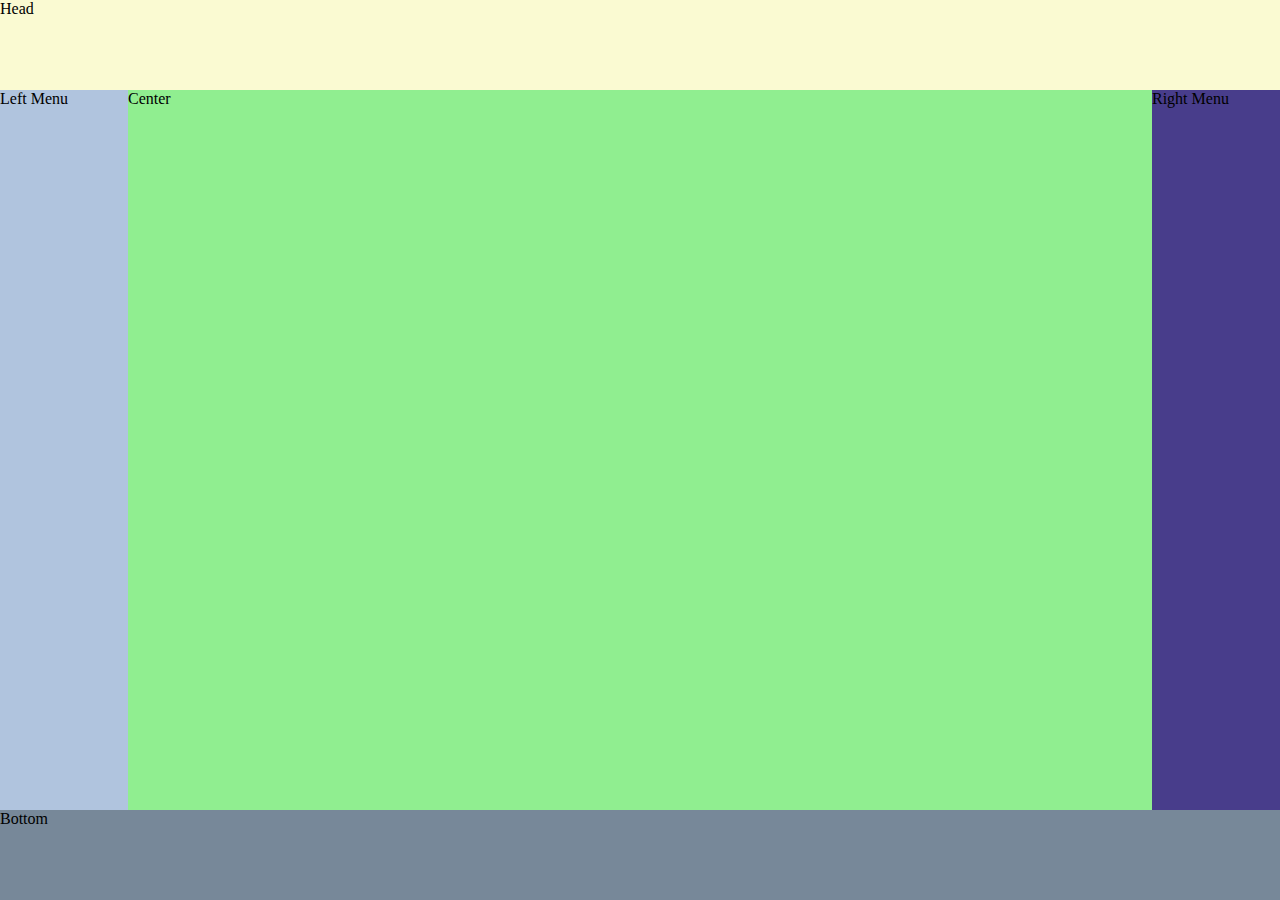
<file: index.html>
<!DOCTYPE html>
<html lang="en">
<head>
    <meta charset="UTF-8">
    <meta http-equiv="X-UA-Compatible" content="IE=edge">
    <meta name="viewport" content="width=device-width, initial-scale=1.0">
    <title>Hello world</title>
    <link rel="stylesheet" href="style.css">
</head>
<body>
    <div id="a1">Head</div>
    <div id="a2">Left Menu</div>
    <div id="a3">Center</div>
    <div id="a4">Right Menu</div>
    <div id="a5">Bottom</div>
</body>
</html>
</file>
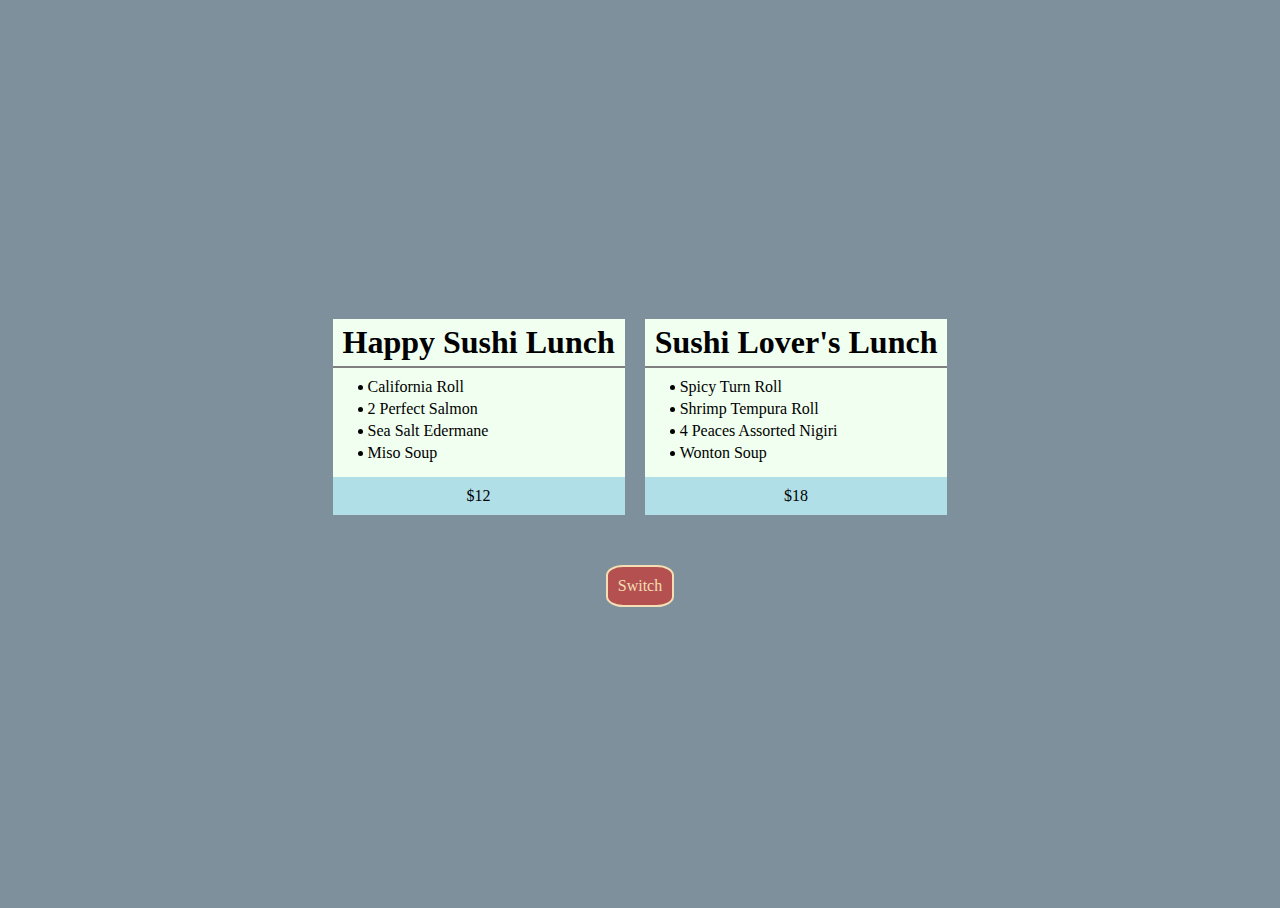
<file: LaboratoryFive/index.html>
<!DOCTYPE html>
<html lang="en">
<head>
    <meta charset="UTF-8">
    <meta http-equiv="X-UA-Compatible" content="IE=edge">
    <meta name="viewport" content="width=device-width, initial-scale=1.0">
    <title>Document</title>
    <link rel="stylesheet" href="style.css">
</head>
<body class="full-height">
    <div id="squares">
        <div class="square">
            <div class="title"><span>Happy Sushi Lunch</span></div>
            <div class="points point-top">
                <div class="point"></div>
                <div class="point-text"><span>California Roll</span></div>
            </div>
            <div class="points">
                <div class="point"></div>
                <div class="point-text"><span>2 Perfect Salmon</span></div>
            </div>
            <div class="points">
                <div class="point"></div>
                <div class="point-text"><span>Sea Salt Edermane</span></div>
            </div>
            <div class="points point-bottom">
                <div class="point"></div>
                <div class="point-text"><span>Miso Soup</span></div>
            </div>
            <div class="price">
                <span>$12</span>
            </div>
        </div>

        <div class="square">
            <div class="title"><span>Sushi Lover's Lunch</span></div>
            <div class="points point-top">
                <div class="point"></div>
                <div class="point-text"><span>Spicy Turn Roll</span></div>
            </div>
            <div class="points">
                <div class="point"></div>
                <div class="point-text"><span>Shrimp Tempura Roll</span></div>
            </div>
            <div class="points">
                <div class="point"></div>
                <div class="point-text"><span>4 Peaces Assorted Nigiri</span></div>
            </div>
            <div class="points point-bottom">
                <div class="point"></div>
                <div class="point-text"><span>Wonton Soup</span></div>
            </div>
            <div class="price">
                <span>$18</span>
            </div>
        </div>
    </div>

    <div id="button" class="button">
        <div id="button-content">Switch</div>
    </div>
</body>
</html>
</file>
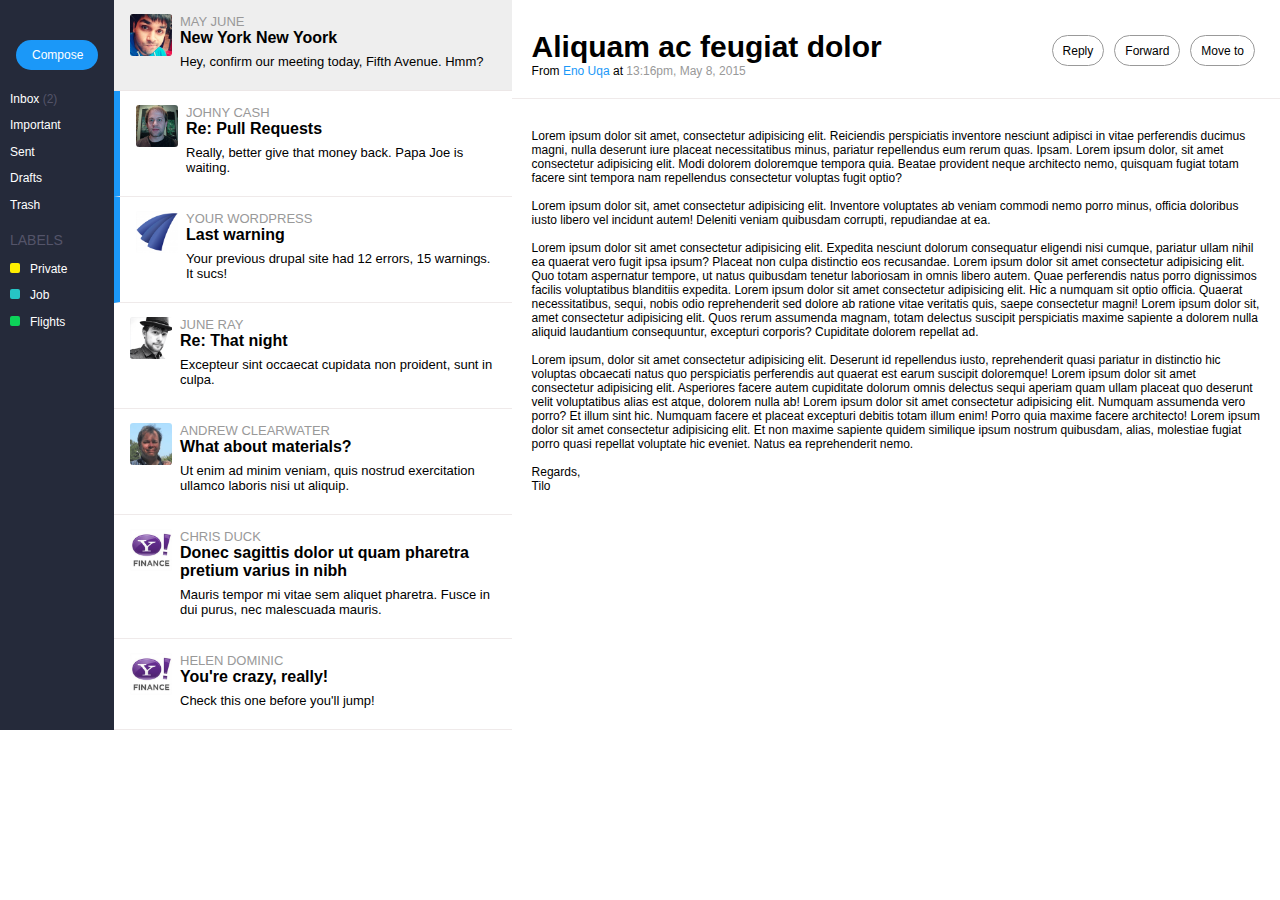
<file: LaboratoryFour/index.html>
<!DOCTYPE html>
<html lang="en">
<head>
    <meta charset="UTF-8">
    <meta http-equiv="X-UA-Compatible" content="IE=edge">
    <meta name="viewport" content="width=device-width, initial-scale=1.0">
    <title>Document</title>
    <link rel="stylesheet" href="style.css">
</head>
<body>
    <main>
        <menu>
            <div id="menu-div">
                <span>Menu</span>
            </div>
            <div id="compose-div">
                <div id="cd">
                   <span>Compose</span> 
                </div>
            </div>
            <div>
                <div id="menu-text">
                    Inbox <span class="grey-text">(2)</span><br>
                    Important<br>
                    Sent<br>
                    Drafts<br>
                    Trash
                </div>
                <div id="label-text">
                    <span class="grey-text" id="labels">Labels</span><br>
                    <div class="rec-content">
                        <div>
                            <div id="yellow-rectangle" class="rectangle"></div>
                        </div>
                        <div class="rec-text">Private</div>
                        
                    </div>
                    <div class="rec-content">
                        <div>
                            <div id="blue-rectangle" class="rectangle"></div>
                        </div>
                        Job
                    </div>
                    <div class="rec-content">
                        <div>
                            <div id="green-rectangle" class="rectangle"></div>
                        </div>
                        Flights
                    </div>
                </div>    
            </div>
        </menu>
        <section>
            <div class="mail" id="clicked-mail">
                <div>
                    <img src="/LaboratoryFour/assets/p5.png" alt="photo-five">
                </div>
                <div>
                    <span class="nick">May June</span><br>
                    <span class="title">New York New Yoork</span><br>
                    <div  class="mail-content">
                        <span >Hey, confirm our meeting today, Fifth Avenue. Hmm?</span>
                    </div>                   
                </div>
            </div>
            <div class="mail" id="important">
                <div>
                    <img src="/LaboratoryFour/assets/p4.png" alt="photo-four">
                </div>
                <div>
                    <span class="nick">Johny Cash</span><br>
                    <span class="title">Re: Pull Requests</span><br>
                    <div class="mail-content">
                        <span >Really, better give that money back. Papa Joe is waiting.</span>
                    </div>
                </div>
            </div>
            <div class="mail" id="important2">
                <div>
                    <img src="/LaboratoryFour/assets/p3.png" alt="photo-three">
                </div>
                <div>
                    <span class="nick">Your Wordpress</span><br>
                    <span class="title">Last warning</span><br>
                    <div class="mail-content">
                        <span>Your previous drupal site had 12 errors, 15 warnings. It sucs!</span>
                    </div>
                </div>
            </div>
            <div class="mail">
                <div>
                    <img src="/LaboratoryFour/assets/p2.png" alt="photo-two">
                </div>
                <div>
                    <span class="nick">June Ray</span><br>
                    <span class="title">Re: That night</span><br>
                    <div class="mail-content">
                        <span>Excepteur sint occaecat cupidata non proident, sunt in culpa.</span>
                    </div>
                </div>
            </div>
            <div class="mail">
                <div>
                    <img src="/LaboratoryFour/assets/p1.png" alt="photo-one">
                </div>
                <div>
                    <span class="nick">Andrew Clearwater</span><br>
                    <span class="title">What about materials?</span><br>
                    <div class="mail-content">
                      <span>Ut enim ad minim veniam, quis nostrud exercitation ullamco laboris nisi ut aliquip.</span>  
                    </div>
                </div>
            </div>
            <div class="mail">
                <div>
                    <img src="/LaboratoryFour/assets/p6.png" alt="photo-six">
                </div>
                <div>
                    <span class="nick">Chris Duck</span><br>
                    <span class="title">Donec sagittis dolor ut quam pharetra pretium varius in nibh</span><br>
                    <div class="mail-content">
                        <span>Mauris tempor mi vitae sem aliquet pharetra. Fusce in dui purus, nec malescuada mauris.</span>
                    </div>
                </div>
            </div>
            <div class="mail">
                <div>
                    <img src="/LaboratoryFour/assets/p6.png" alt="photo-six">
                </div>
                <div>
                    <span class="nick">Helen Dominic</span><br>
                    <span class="title">You're crazy, really!</span><br>
                    <div class="mail-content">
                       <span>Check this one before you'll jump!</span> 
                    </div>
                </div>
            </div>
        </section>
        <div id="arc">
            <article class="article">
                <div id="title-div">
                    <div id="title-left">
                        <h1>Aliquam ac feugiat dolor</h1>
                        From <a href="https://www.google.com/">Eno Uqa</a> at <span id="date">13:16pm, May 8, 2015</span>
                    </div>
                    <div id="title-right">
                        <div class="button">Reply</div>
                        <div id="two-buttons">
                            <div class="button">Forward</div>
                            <div class="button">Move to</div>
                        </div>
                    </div>
                </div>
            </article>
            <div class="article" id="article-bottom">
                <div>
                    Lorem ipsum dolor sit amet, consectetur adipisicing elit. Reiciendis perspiciatis inventore nesciunt adipisci in 
                    vitae perferendis ducimus magni, nulla deserunt iure placeat necessitatibus minus, pariatur repellendus eum rerum quas. 
                    Ipsam. Lorem ipsum dolor, sit amet consectetur adipisicing elit. Modi dolorem doloremque tempora quia. Beatae provident 
                    neque architecto nemo, quisquam fugiat totam facere sint tempora nam repellendus consectetur voluptas fugit optio? <br><br>
                    Lorem ipsum dolor sit, amet consectetur adipisicing elit. Inventore voluptates ab veniam commodi nemo porro minus, 
                    officia doloribus iusto libero vel incidunt autem! Deleniti veniam quibusdam corrupti, repudiandae at ea. <br><br>
                    Lorem ipsum dolor sit amet consectetur adipisicing elit. Expedita nesciunt dolorum consequatur eligendi nisi cumque, 
                    pariatur ullam nihil ea quaerat vero fugit ipsa ipsum? Placeat non culpa distinctio eos recusandae. Lorem ipsum dolor 
                    sit amet consectetur adipisicing elit. Quo totam aspernatur tempore, ut natus quibusdam tenetur laboriosam in omnis 
                    libero autem. Quae perferendis natus porro dignissimos facilis voluptatibus blanditiis expedita. Lorem ipsum dolor sit 
                    amet consectetur adipisicing elit. Hic a numquam sit optio officia. Quaerat necessitatibus, sequi, nobis odio 
                    reprehenderit sed dolore ab ratione vitae veritatis quis, saepe consectetur magni! Lorem ipsum dolor sit, amet 
                    consectetur adipisicing elit. Quos rerum assumenda magnam, totam delectus suscipit perspiciatis maxime sapiente a 
                    dolorem nulla aliquid laudantium consequuntur, excepturi corporis? Cupiditate dolorem repellat ad. <br><br>
                    Lorem ipsum, dolor sit amet consectetur adipisicing elit. Deserunt id repellendus iusto, reprehenderit quasi pariatur 
                    in distinctio hic voluptas obcaecati natus quo perspiciatis perferendis aut quaerat est earum suscipit doloremque! 
                    Lorem ipsum dolor sit amet consectetur adipisicing elit. Asperiores facere autem cupiditate dolorum omnis delectus 
                    sequi aperiam quam ullam placeat quo deserunt velit voluptatibus alias est atque, dolorem nulla ab! Lorem ipsum dolor 
                    sit amet consectetur adipisicing elit. Numquam assumenda vero porro? Et illum sint hic. Numquam facere et placeat 
                    excepturi debitis totam illum enim! Porro quia maxime facere architecto! Lorem ipsum dolor sit amet consectetur 
                    adipisicing elit. Et non maxime sapiente quidem similique ipsum nostrum quibusdam, alias, molestiae fugiat porro quasi 
                    repellat voluptate hic eveniet. Natus ea reprehenderit nemo. <br><br>
                    Regards,<br>
                    Tilo
                </div>
            </div>
        </div>
    </main>
</body>
</html>
</file>
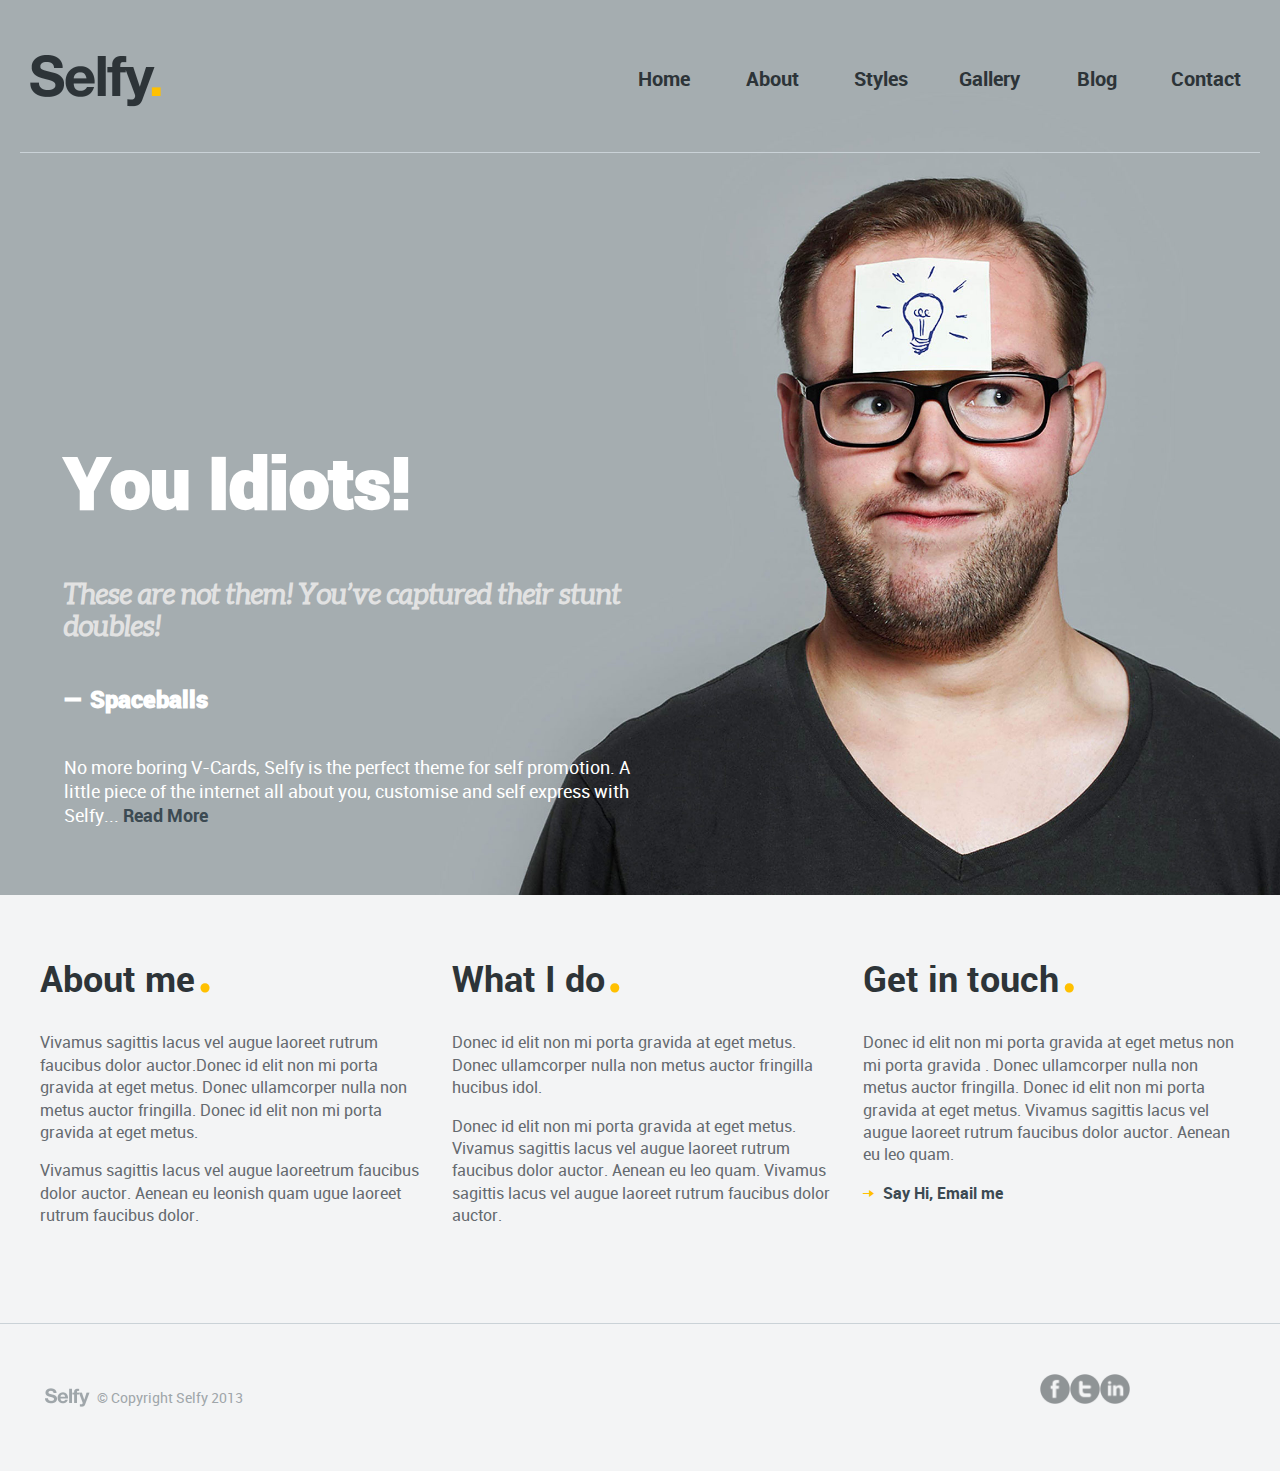
<file: LaboratorySix/index.html>
<!DOCTYPE html>
<html lang="en">
<head>
    <meta charset="UTF-8">
    <meta http-equiv="X-UA-Compatible" content="IE=edge">
    <meta name="viewport" content="width=device-width, initial-scale=1.0">
    <title>Selfy</title>
    <link rel="stylesheet" href="style.css">
</head>
<body>
    <div id="head">
        <div id="top-part">
            <div id="image-grid">
                <img src="Images/logo@2x.png" alt="Selfy." id="logo">
            </div>
            <div id="menu-div">
                <select name="menu" id="menu" onchange="window.location=this.options[this.selectedIndex].value">
                    <option>Navigation</option>
                    <option value="index.html">Home</option>
                    <option value="about.html">About</option>
                    <option value="styles.html">Styles</option>
                    <option value="gallery.html">Gallery</option>
                    <option value="blog.html">Blog</option>
                    <option value="contact.html">Contact</option>
                </select> 
            </div>
            <div id="buttons-menu">
                <a href="index.html">
                    <div class="buttons-m">
                        <div class="button-menu">Home</div>
                    </div>
                </a>
                <a href="about.html">
                    <div class="buttons-m">
                        <div class="button-menu">About</div>
                    </div>
                </a>
                <a href="styles.html">
                    <div class="buttons-m">
                        <div class="button-menu">Styles</div>
                    </div>
                </a>
                <a href="gallery.html">
                    <div class="buttons-m">
                        <div class="button-menu">Gallery</div>
                    </div>
                </a>
                <a href="blog.html">
                    <div class="buttons-m">
                        <div class="button-menu">Blog</div>
                    </div>
                </a>
                <a href="contact.html">
                    <div class="buttons-m">
                        <div class="button-menu">Contact</div>
                    </div>
                </a>
            </div>
        </div>
        <div id="bottom-part">
            <div>
               <div id="h1-div">
                <h1>You Idiots!</h1>  
            </div>
            <div id="h3-div">
                <h3>These are not them! You’ve captured their stunt doubles!</h3>
            </div>
            <div id="h5-div">
                <h5>— Spaceballs</h5> 
            </div>
                <div id="text-div">
                    <p>No more boring V-Cards, Selfy is the perfect theme for self promotion. 
                    A little piece of the internet all about you, customise and self express with Selfy...
                    <a href="styles.html">Read More</a></p>
                </div> 
            </div>
            
        </div>
    </div>
    <article>
        <div class="article-part">
            <div>
                <h2>About me<span class="symbol dot">.</span></h2>
            </div>
            <div>
                <p>
                    Vivamus sagittis lacus vel augue laoreet rutrum faucibus dolor auctor.Donec id elit non mi porta gravida at 
                    eget metus. Donec ullamcorper nulla non metus auctor fringilla. Donec id elit non mi porta gravida at eget 
                    metus.
                </p>
                <p>
                    Vivamus sagittis lacus vel augue laoreetrum faucibus dolor auctor. Aenean eu leonish quam ugue laoreet rutrum faucibus dolor.
                </p>
            </div>
        </div>
        <div class="article-part">
            <div>
                <h2>What I do<span class="symbol dot">.</span></h2>
            </div>
            <div>
                <p>
                    Donec id elit non mi porta gravida at eget metus. Donec ullamcorper nulla non metus auctor fringilla hucibus idol.
                </p>
                <p>
                    Donec id elit non mi porta gravida at eget metus. Vivamus sagittis lacus vel augue laoreet rutrum faucibus dolor 
                    auctor. Aenean eu leo quam. Vivamus sagittis lacus vel augue laoreet rutrum faucibus dolor auctor.
                </p>
            </div>
        </div>
        <div class="article-part">
            <div>
                <h2>Get in touch<span class="symbol dot">.</span></h2>
            </div>
            <div>
                <p>
                    Donec id elit non mi porta gravida at eget metus non mi porta gravida . Donec ullamcorper nulla non metus 
                    auctor fringilla. Donec id elit non mi porta gravida at eget metus. Vivamus sagittis lacus vel augue laoreet 
                    rutrum faucibus dolor auctor. Aenean eu leo quam.
                </p>
                <p>
                    <a href="contact.html"><span class="symbol">g</span> Say Hi, Email me</a>
                </p>
            </div>
        </div>
    </article>
    <footer>
        <div id="logos">
            <div id="l1">
                <a href="https://www.google.pl/"><img src="Images/icon-facebook@2x.png" alt="facebook"></a>  
            </div>
            <div id="l2">
                <a href="https://www.google.pl/"><img src="Images/icon-twitter@2x.png" alt="twitter"></a>    
            </div>
            <div id="l3">
                <a href="https://www.google.pl/"><img src="Images/icon-linkedin@2x.png" alt="linkedin"></a>    
            </div>
        </div>
        <div id="copyright-div">
            <div id="c1">
                <img src="Images/logo-foot@2x.png" alt="Selfy">    
            </div>
            <div id="c2">
                <p>
				    © Copyright Selfy 2013
                </p>
            </div>
        </div>
    </footer>
</body>
</html>
</file>
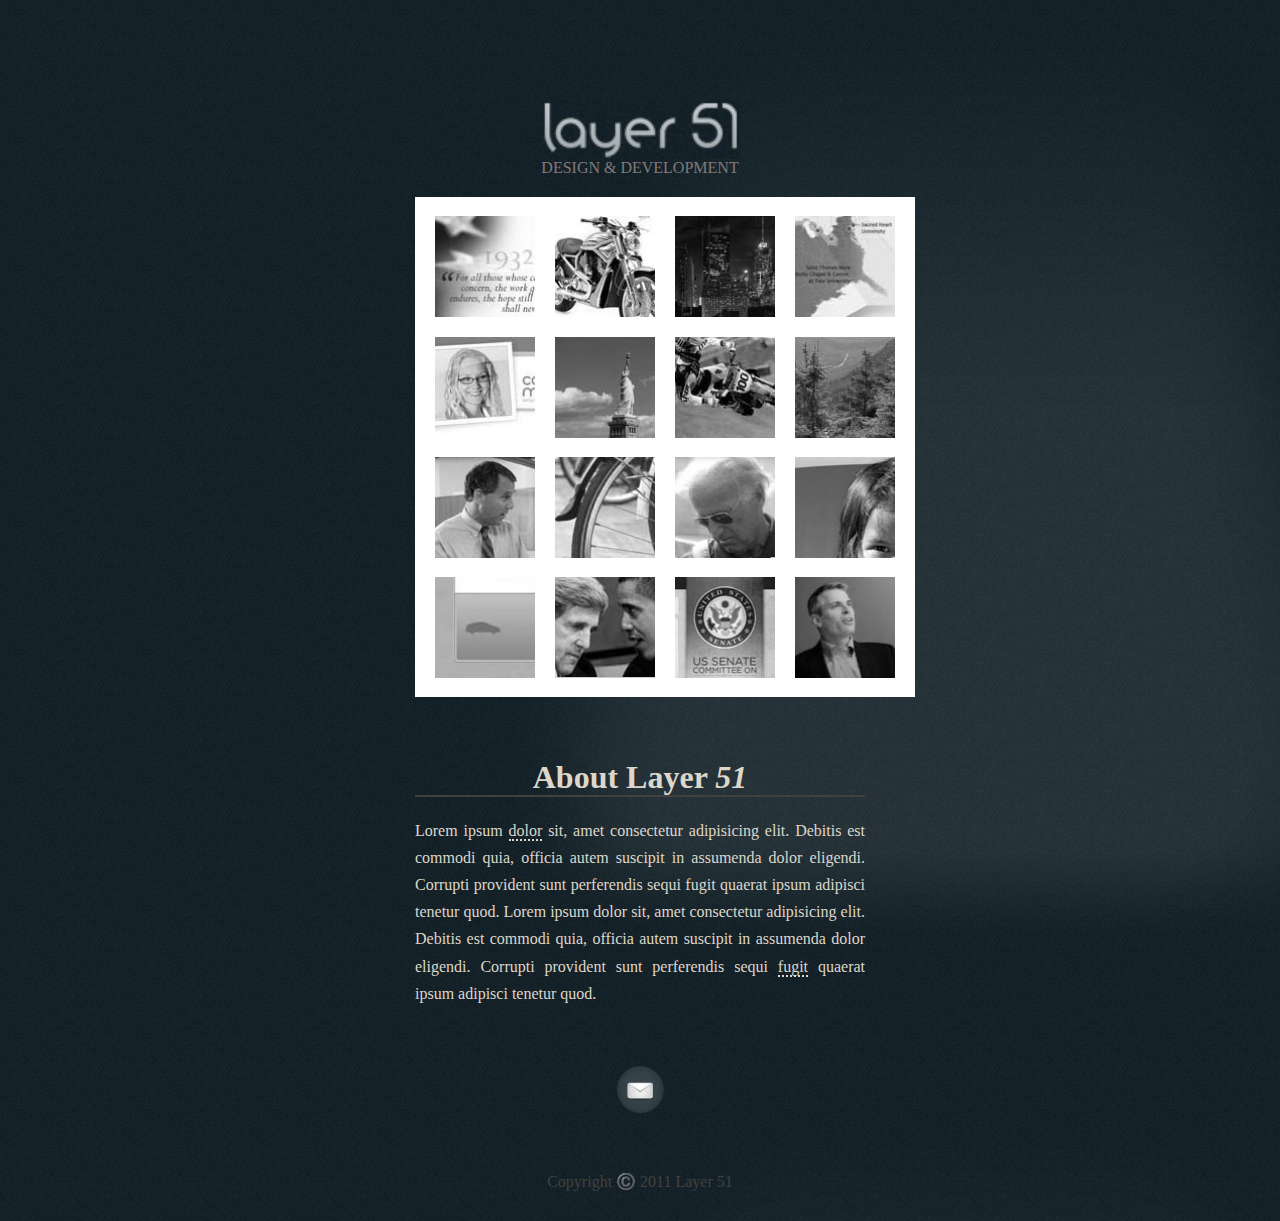
<file: LaboratoryThree/index.html>
<!DOCTYPE html>
<html lang="en">
<head>
    <meta charset="UTF-8">
    <meta http-equiv="X-UA-Compatible" content="IE=edge">
    <meta name="viewport" content="width=device-width, initial-scale=1.0">
    <title>Document</title>
    <link rel="stylesheet" href="style.css">
</head>
<body>
    <main>
        <header>
            <img src="/LaboratoryThree/assets/logo.jpg" alt="layer51_logo">
            <span>Design & Development</span>  
        </header>
        <div id="gallery">
            <div class="row" class="row-border">
                <img src="/LaboratoryThree/assets/zdjecia/16.jpg" alt="photo_example"  class="photo">
                <img src="/LaboratoryThree/assets/zdjecia/15.jpg" alt="photo_example" class="photo">
                <img src="/LaboratoryThree/assets/zdjecia/14.jpg" alt="photo_example" class="photo">
                <img src="/LaboratoryThree/assets/zdjecia/13.jpg" alt="photo_example" class="photo">
            </div>
            <div class="row">
                <img src="/LaboratoryThree/assets/zdjecia/12.jpg" alt="photo_example" class="photo">
                <img src="/LaboratoryThree/assets/zdjecia/11.jpg" alt="photo_example" class="photo">
                <img src="/LaboratoryThree/assets/zdjecia/10.jpg" alt="photo_example" class="photo">
                <img src="/LaboratoryThree/assets/zdjecia/9.jpg" alt="photo_example" class="photo">
            </div>
            <div class="row">
                <img src="/LaboratoryThree/assets/zdjecia/8.jpg" alt="photo_example" class="photo">
                <img src="/LaboratoryThree/assets/zdjecia/7.jpg" alt="photo_example" class="photo">
                <img src="/LaboratoryThree/assets/zdjecia/6.jpg" alt="photo_example" class="photo">
                <img src="/LaboratoryThree/assets/zdjecia/5.jpg" alt="photo_example" class="photo">
            </div>
            <div class="row" class="row-border">
                <img src="/LaboratoryThree/assets/zdjecia/4.jpg" alt="photo_example" class="photo">
                <img src="/LaboratoryThree/assets/zdjecia/3.jpg" alt="photo_example" class="photo">
                <img src="/LaboratoryThree/assets/zdjecia/2.jpg" alt="photo_example" class="photo">
                <img src="/LaboratoryThree/assets/zdjecia/1.jpg" alt="photo_example" class="photo">
            </div>
        </div>
        <div id="text-div">
        <h1 id="subtitle">About Layer <span id="number">51</span> </h1>
        <span id="lorem">Lorem ipsum 
            <a href="https://www.google.pl/">dolor</a> sit, amet consectetur adipisicing elit. Debitis est commodi quia, officia autem suscipit in assumenda 
            dolor eligendi. Corrupti provident sunt perferendis sequi fugit quaerat ipsum adipisci tenetur quod.
            Lorem ipsum dolor sit, amet consectetur adipisicing elit. Debitis est commodi quia, officia autem suscipit in assumenda 
            dolor eligendi. Corrupti provident sunt perferendis sequi <a href="https://www.google.pl/">fugit</a> quaerat ipsum adipisci tenetur quod.</span>
        <img src="/LaboratoryThree/assets/mail.png" alt="mail" id="mail">
        <span id="copyright">Copyright ©️ 2011 Layer 51</span>
        </div>

    </main>
    
</body>
</html>
</file>
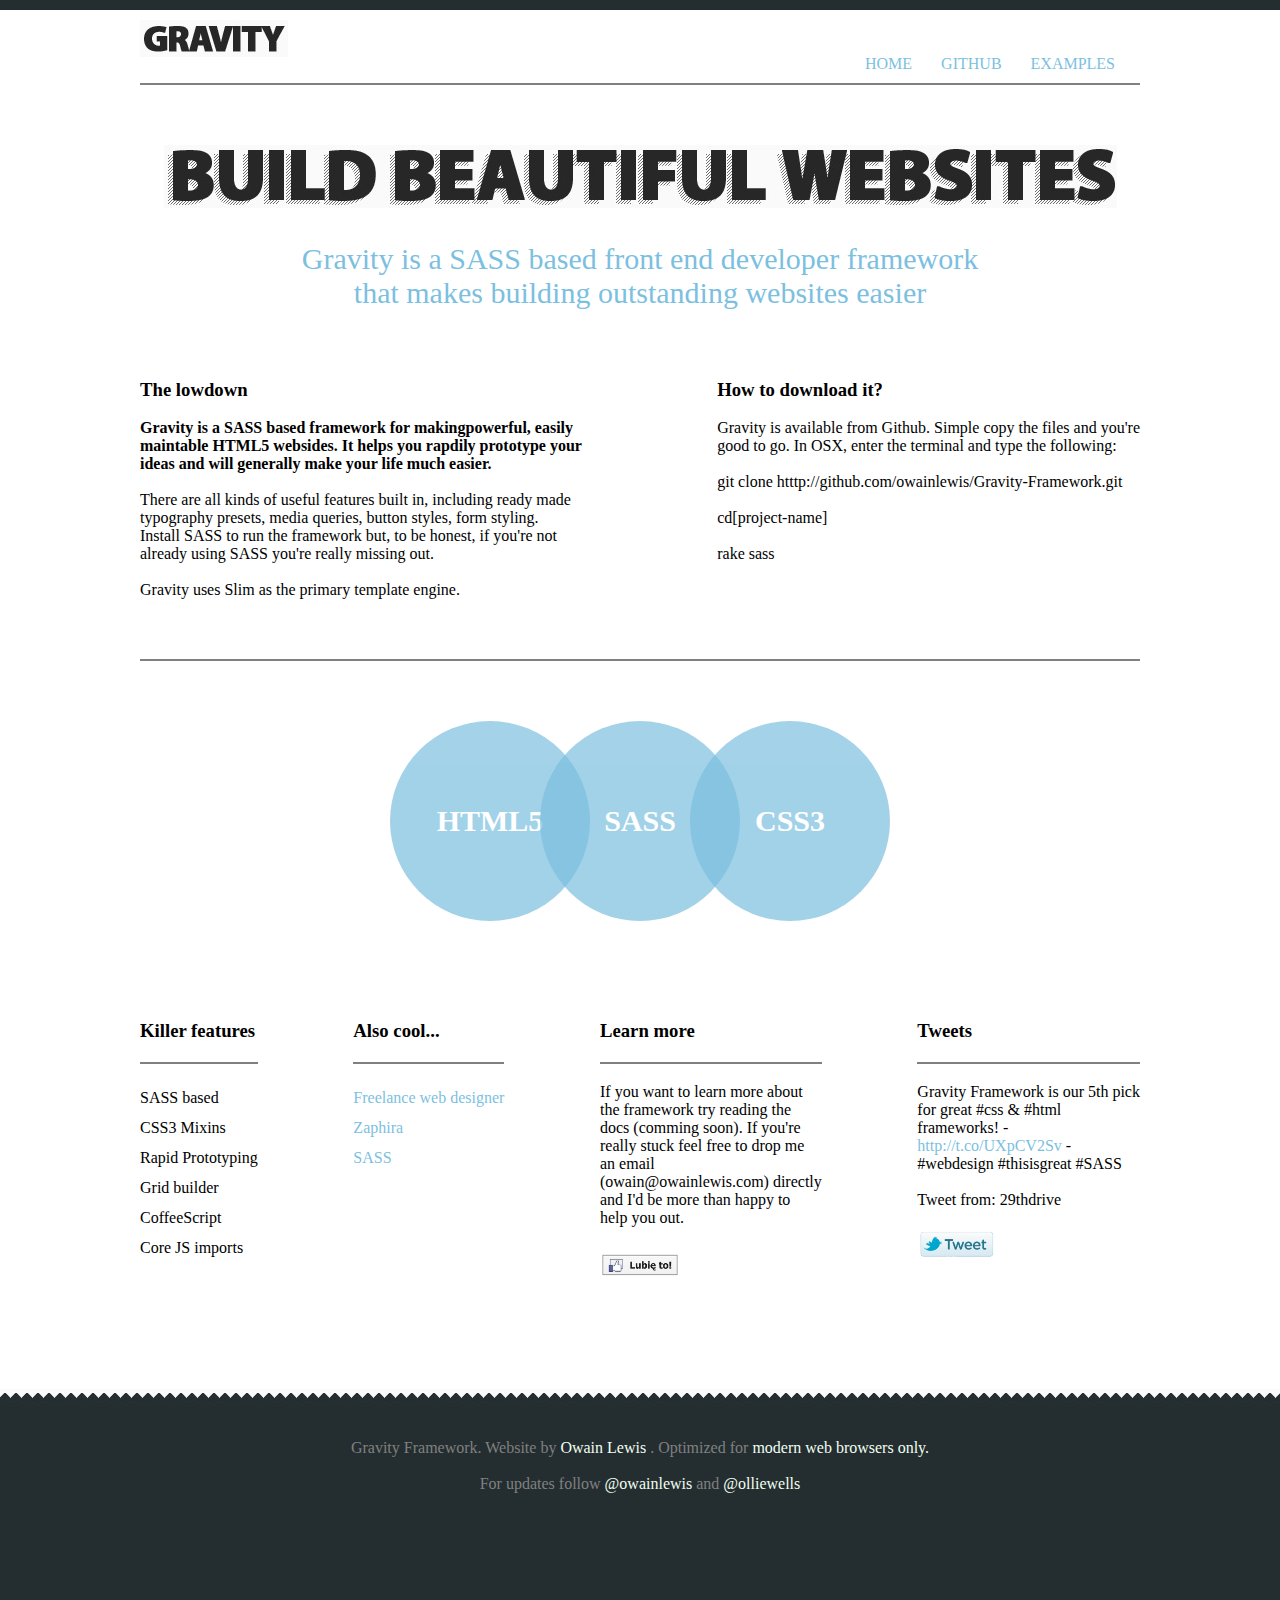
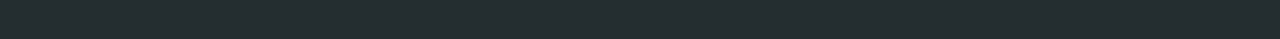
<file: LaboratoryTwo/index.html>
<!DOCTYPE html>
<html lang="en">
<head>
    <meta charset="UTF-8">
    <meta http-equiv="X-UA-Compatible" content="IE=edge">
    <meta name="viewport" content="width=device-width, initial-scale=1.0">
    <title>Document</title>
    <link rel="stylesheet" href="style.css">
</head>
<body>
    <div id="header-bar"></div>
    <div id="main">
        <div id="pretitle">
            <div id=d1-logo>
                <img src="/LaboratoryTwo/assets/logo1.jpg" alt="Gravity-logo">
            </div>
            <div id="d1-links">
                <a href="https://www.google.com/">Home</a>
                <a href="https://www.google.com/">GitHub</a>
                <a href="https://www.google.com/">Examples</a>
            </div>
        </div>
        <div id="title">
            <img src="/LaboratoryTwo/assets/logo2.jpg" alt="Build Beatifull Websides">
            <span>Gravity is a SASS based front end developer framework<br>that makes building outstanding websites easier</span>
        </div>
        <div id="columns">
            <div id="column-left">
                <h3>The lowdown</h3>
                <span><b>Gravity is a SASS based framework for makingpowerful, easily<br>
                maintable HTML5 websides. It helps you rapdily prototype your<br>
                ideas and will generally make your life much easier.</b><br><br>
                There are all kinds of useful features built in, including ready made<br>
                typography presets, media queries, button styles, form styling.<br>
                Install SASS to run the framework but, to be honest, if you're not<br>
                already using SASS you're really missing out.<br><br>
                Gravity uses Slim as the primary template engine.</span>
            </div>
            <div id="column-right">
                <h3>How to download it?</h3>
                <span>Gravity is available from Github. Simple copy the files and you're<br>
                good to go. In OSX, enter the terminal and type the following:<br><br>
                git clone htttp://github.com/owainlewis/Gravity-Framework.git<br><br>
                cd[project-name]<br><br>
                rake sass</span>
            </div>
        </div>
        <div id="circles">
            <div id="circle1" class="circle">HTML5</div>
            <div id="circle2" class="circle">SASS</div>
            <div id="circle3" class="circle">CSS3</div>
        </div>
        <div id="columns-two">
            <div id="column-one" class="columns-from-two">
                <h3 class="title">Killer features</h3>
                <span class="lines">SASS based<br>
                CSS3 Mixins<br>
                Rapid Prototyping<br>
                Grid builder<br>
                CoffeeScript<br>
                Core JS imports</span>
            </div>
            <div id="column-two">
                <h3 class="title">Also cool...</h3>
                <a href="https://www.google.com/">Freelance web designer</a><br>
                <a href="https://www.google.com/">Zaphira</a><br>
                <a href="https://www.google.com/">SASS</a>
            </div>
            <div id="column-three">
                <h3 class="title">Learn more</h3>
                <span>If you want to learn more about<br>
                the framework try reading the<br>
                docs (comming soon). If you're<br>
                really stuck feel free to drop me<br>
                an email<br>
                (owain@owainlewis.com) directly<br>
                and I'd be more than happy to<br>
                help you out.<br><br></span>
                <a href="https://www.google.com/"><img src="/LaboratoryTwo/assets/facebook.jpg" alt="FacebookButton"></a>
            </div>
            <div id="column-four">
                <h3 class="title">Tweets</h3>
                <span>Gravity Framework is our 5th pick<br>
                for great #css & #html<br>
                frameworks! -<br></span>
                <a href="https://www.google.com/">http://t.co/UXpCV2Sv</a>
                <span> -<br>
                #webdesign #thisisgreat #SASS<br><br>
                Tweet from: 29thdrive<br><br></span>
                <a href="https://www.google.com/"><img src="/LaboratoryTwo/assets/Tweet.png" alt="TweetButton"></a>
            </div>
        </div>
    </div>
    <div id="feet">
        <span class="normal-text">Gravity Framework. Website by </span>
        <span class="lighted-text">Owain Lewis</span>
        <span class="normal-text">. Optimized for </span>
        <span class="lighted-text">modern web browsers only.</span><br><br>
        <span class="normal-text">For updates follow </span>
        <span class="lighted-text">@owainlewis </span>
        <span class="normal-text">and </span>
        <span class="lighted-text">@olliewells</span>
    </div>

</body>
</html>
</file>
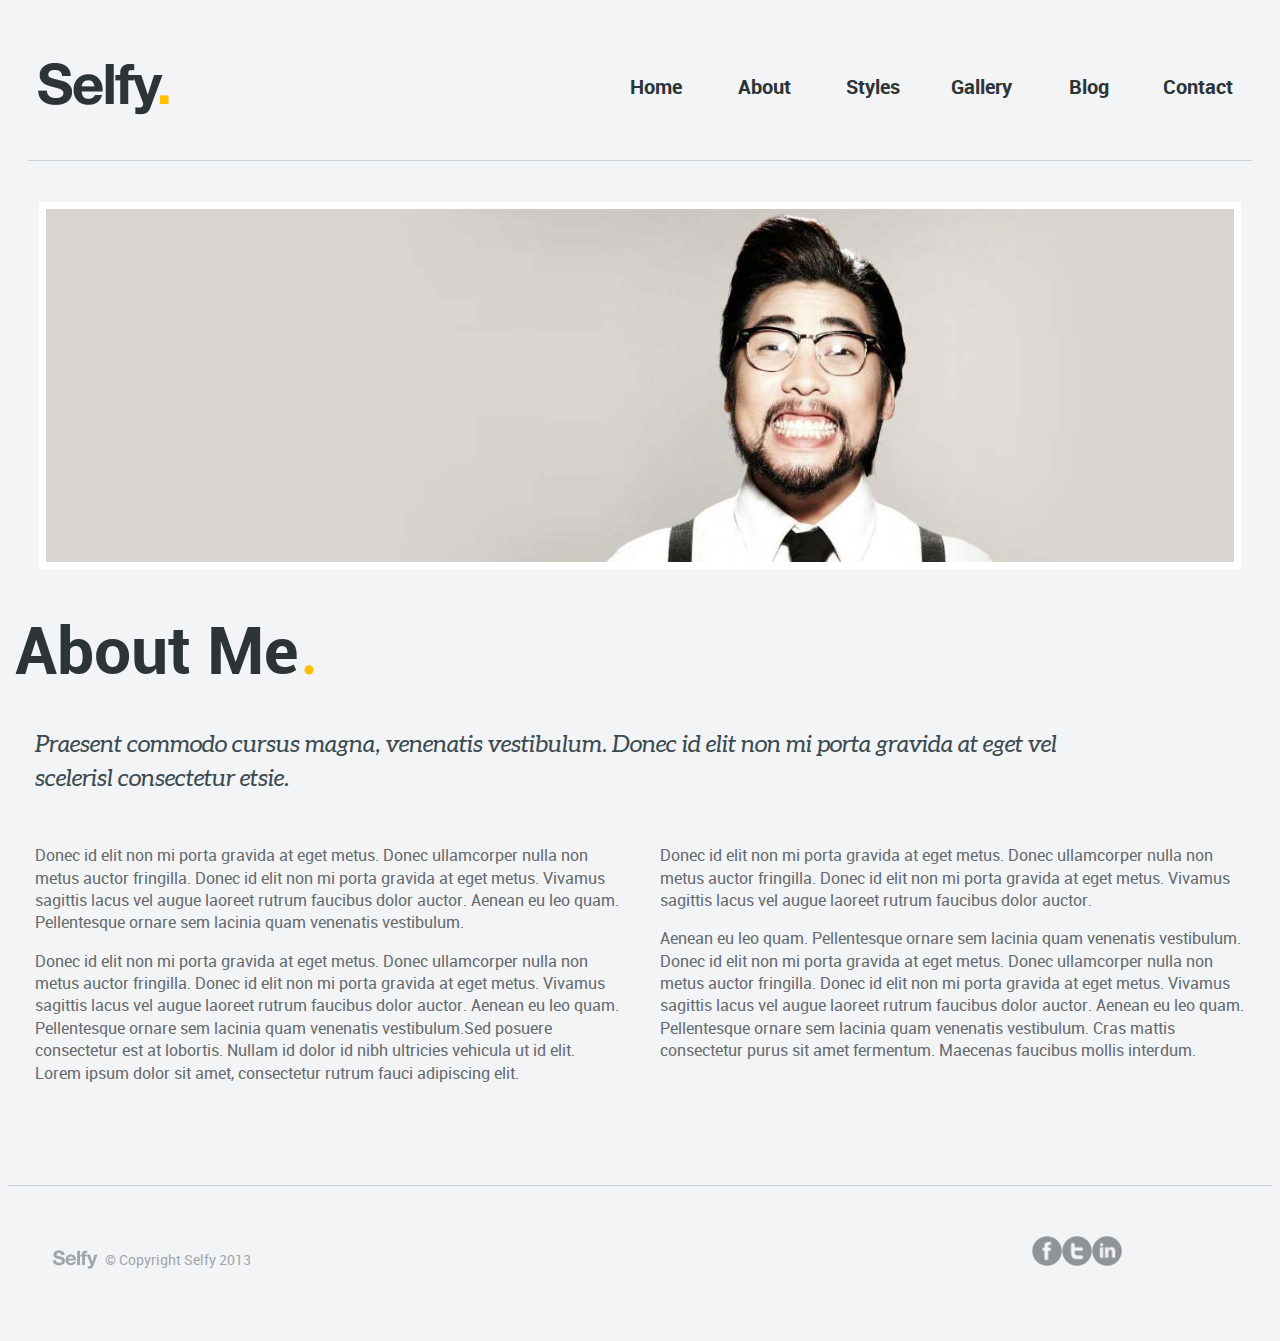
<file: LaboratorySix/about.html>
<!DOCTYPE html>
<html lang="en">
<head>
    <meta charset="UTF-8">
    <meta http-equiv="X-UA-Compatible" content="IE=edge">
    <meta name="viewport" content="width=device-width, initial-scale=1.0">
    <title>Selfy</title>
    <link rel="stylesheet" href="aboutstyle.css">
</head>
<body>
    <div id="head">
        <div id="top-part">
            <div id="image-grid">
                <img src="Images/logo@2x.png" alt="Selfy." id="logo">
            </div>
            <div id="menu-div">
                <select name="menu" id="menu" onchange="window.location=this.options[this.selectedIndex].value">
                    <option>Navigation</option>
                    <option value="index.html">Home</option>
                    <option value="about.html">About</option>
                    <option value="styles.html">Styles</option>
                    <option value="gallery.html">Gallery</option>
                    <option value="blog.html">Blog</option>
                    <option value="contact.html">Contact</option>
                </select> 
            </div>
            <div id="buttons-menu">
                <a href="index.html">
                    <div class="buttons-m">
                        <div class="button-menu">Home</div>
                    </div>
                </a>
                <a href="about.html">
                    <div class="buttons-m">
                        <div class="button-menu">About</div>
                    </div>
                </a>
                <a href="styles.html">
                    <div class="buttons-m">
                        <div class="button-menu">Styles</div>
                    </div>
                </a>
                <a href="gallery.html">
                    <div class="buttons-m">
                        <div class="button-menu">Gallery</div>
                    </div>
                </a>
                <a href="blog.html">
                    <div class="buttons-m">
                        <div class="button-menu">Blog</div>
                    </div>
                </a>
                <a href="contact.html">
                    <div class="buttons-m">
                        <div class="button-menu">Contact</div>
                    </div>
                </a>
            </div>
        </div>
    </div>
    <article>
        <div id="mock-div">
            <img src="Images/mock-small.jpg" alt="Mock" id="mock">
        </div>
        <div id="aboutme-title">
            <h1>About Me<span class="dot symbol">.</span></h1>
        </div>
        <div id="ap1">
            <p>
                Praesent commodo cursus magna, venenatis vestibulum. Donec id elit non mi porta gravida at eget vel scelerisl 
                consectetur etsie.
            </p>
        </div>
        <div id="ap-2-3">
            <div id="ap2">
                <p>
                    Donec id elit non mi porta gravida at eget metus. Donec ullamcorper nulla non metus auctor fringilla. Donec id 
                    elit non mi porta gravida at eget metus. Vivamus sagittis lacus vel augue laoreet rutrum faucibus dolor auctor. 
                    Aenean eu leo quam. Pellentesque ornare sem lacinia quam venenatis vestibulum.
                </p>
                <p>
                    Donec id elit non mi porta gravida at eget metus. Donec ullamcorper nulla non metus auctor fringilla. Donec id 
                    elit non mi porta gravida at eget metus. Vivamus sagittis lacus vel augue laoreet rutrum faucibus dolor auctor. 
                    Aenean eu leo quam. Pellentesque ornare sem lacinia quam venenatis vestibulum.Sed posuere consectetur est at lobortis. 
                    Nullam id dolor id nibh ultricies vehicula ut id elit. Lorem ipsum dolor sit amet, consectetur  rutrum fauci 
                    adipiscing elit.
                </p>
            </div>
            <div id="ap3">
                <p>
                    Donec id elit non mi porta gravida at eget metus. Donec ullamcorper nulla non metus auctor fringilla. Donec id 
                    elit non mi porta gravida at eget metus. Vivamus sagittis lacus vel augue laoreet rutrum faucibus dolor auctor.
                </p>
                <p>
                    Aenean eu leo quam. Pellentesque ornare sem lacinia quam venenatis vestibulum. Donec id elit non mi porta gravida 
                    at eget metus. Donec ullamcorper nulla non metus auctor fringilla. Donec id elit non mi porta gravida at eget metus. 
                    Vivamus sagittis lacus vel augue laoreet rutrum faucibus dolor auctor. Aenean eu leo quam. Pellentesque ornare sem 
                    lacinia quam venenatis vestibulum. Cras mattis consectetur purus sit amet fermentum. Maecenas faucibus mollis interdum.
                </p>
            </div>
        </div>
        
    </article>
    <footer>
        <div id="logos">
            <div id="l1">
                <a href="https://www.google.pl/"><img src="Images/icon-facebook@2x.png" alt="facebook"></a>  
            </div>
            <div id="l2">
                <a href="https://www.google.pl/"><img src="Images/icon-twitter@2x.png" alt="twitter"></a>    
            </div>
            <div id="l3">
                <a href="https://www.google.pl/"><img src="Images/icon-linkedin@2x.png" alt="linkedin"></a>    
            </div>
        </div>
        <div id="copyright-div">
            <div id="c1">
                <img src="Images/logo-foot@2x.png" alt="Selfy">    
            </div>
            <div id="c2">
                <p>
				    © Copyright Selfy 2013
                </p>
            </div>
        </div>
    </footer>
</body>
</html>
</file>
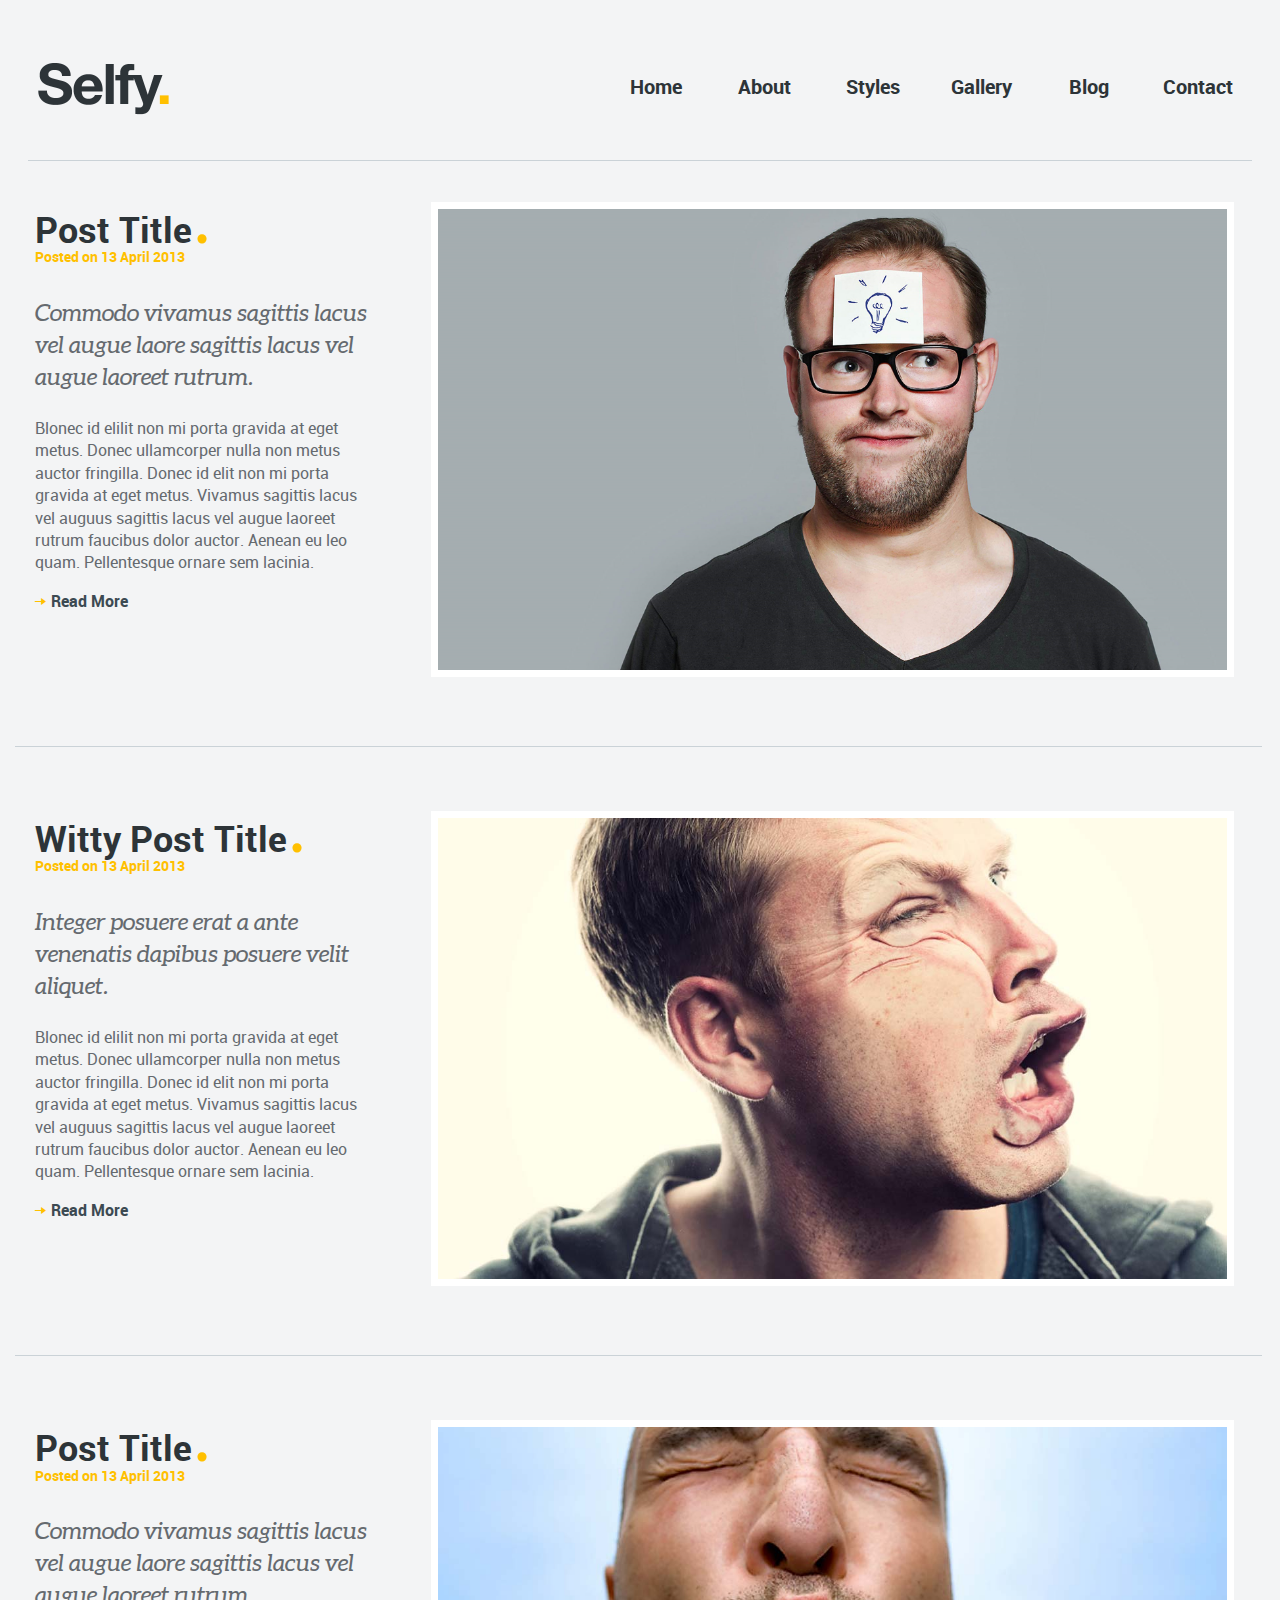
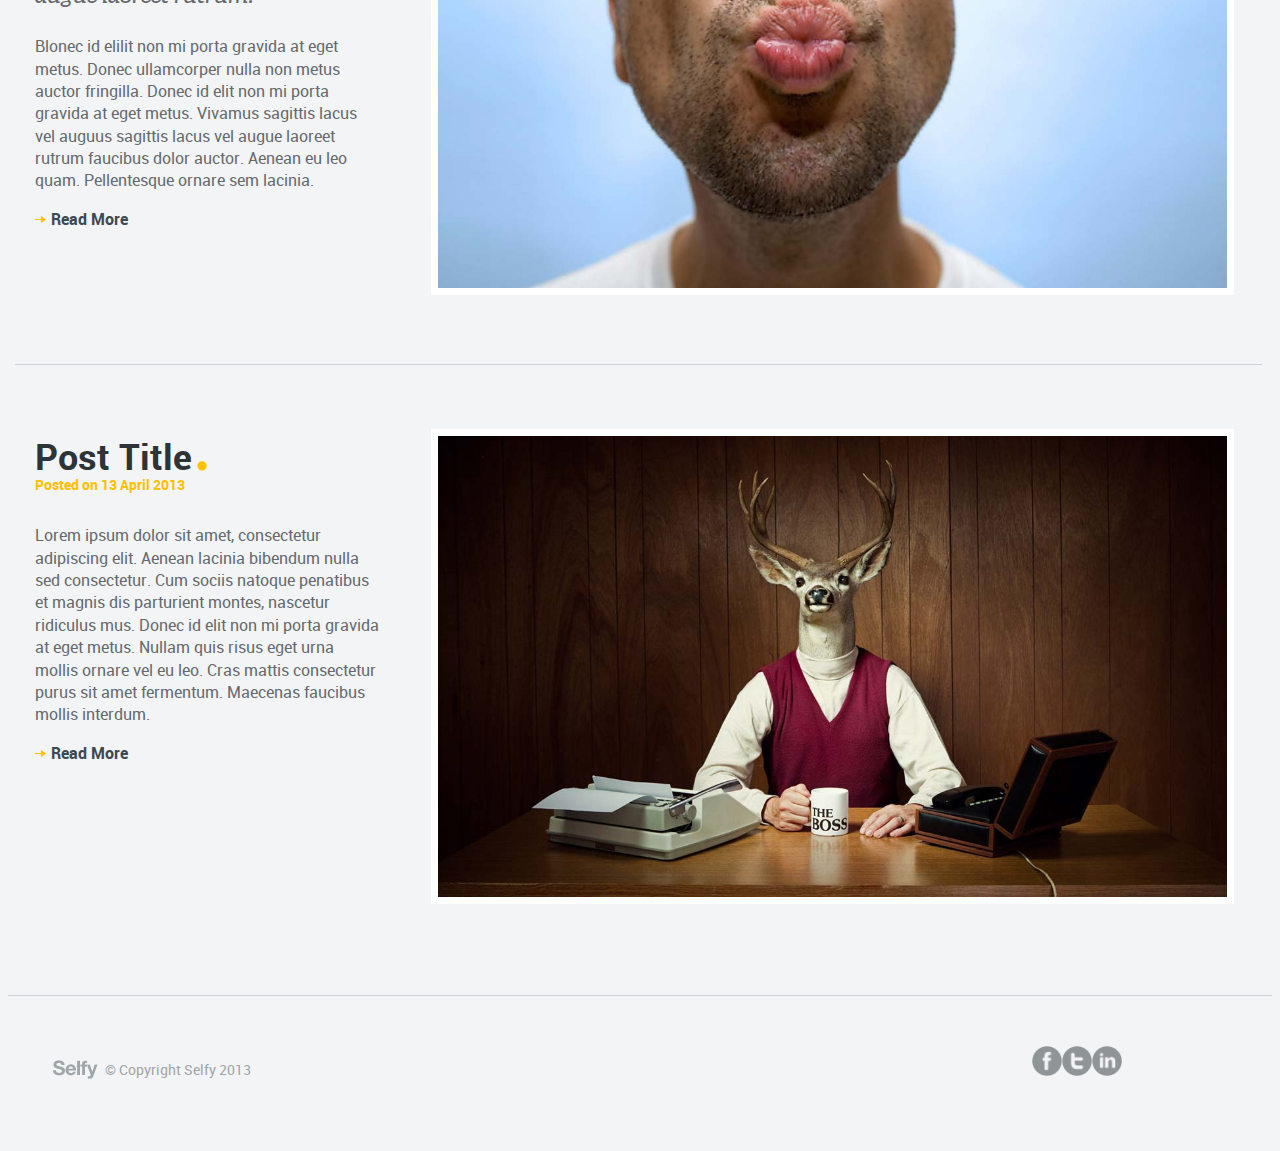
<file: LaboratorySix/blog.html>
<!DOCTYPE html>
<html lang="en">
<head>
    <meta charset="UTF-8">
    <meta http-equiv="X-UA-Compatible" content="IE=edge">
    <meta name="viewport" content="width=device-width, initial-scale=1.0">
    <title>Selfy</title>
    <link rel="stylesheet" href="blogstyle.css">
</head>
<body>
    <div id="head">
        <div id="top-part">
            <div id="image-grid">
                <img src="Images/logo@2x.png" alt="Selfy." id="logo">
            </div>
            <div id="menu-div">
                <select name="menu" id="menu" onchange="window.location=this.options[this.selectedIndex].value">
                    <option>Navigation</option>
                    <option value="index.html">Home</option>
                    <option value="about.html">About</option>
                    <option value="styles.html">Styles</option>
                    <option value="gallery.html">Gallery</option>
                    <option value="blog.html">Blog</option>
                    <option value="contact.html">Contact</option>
                </select> 
            </div>
            <div id="buttons-menu">
                <a href="index.html">
                    <div class="buttons-m">
                        <div class="button-menu">Home</div>
                    </div>
                </a>
                <a href="about.html">
                    <div class="buttons-m">
                        <div class="button-menu">About</div>
                    </div>
                </a>
                <a href="styles.html">
                    <div class="buttons-m">
                        <div class="button-menu">Styles</div>
                    </div>
                </a>
                <a href="gallery.html">
                    <div class="buttons-m">
                        <div class="button-menu">Gallery</div>
                    </div>
                </a>
                <a href="blog.html">
                    <div class="buttons-m">
                        <div class="button-menu">Blog</div>
                    </div>
                </a>
                <a href="contact.html">
                    <div class="buttons-m">
                        <div class="button-menu">Contact</div>
                    </div>
                </a>
            </div>
        </div>
    </div>
    
    <article>
        <div class="post">
            <div class="text-div">
                <a href="post.html"><h2>Post Title<span class="dot symbol">.</span></h2></a>
                <h6>Posted on 13 April 2013</h6>
                <p class="italic-text">
                    Commodo vivamus sagittis lacus vel augue laore sagittis lacus vel augue laoreet rutrum.
                </p>
                <p>
                    Blonec id elilit non mi porta gravida at eget metus. Donec ullamcorper nulla non metus auctor fringilla. 
                    Donec id elit non mi porta gravida at eget metus. Vivamus sagittis lacus vel auguus sagittis lacus vel augue 
                    laoreet rutrum faucibus dolor auctor. Aenean eu leo quam. Pellentesque ornare sem lacinia. 
                </p>
                <p class="a-div">
                    <a href="post.html"><span class="symbol">g</span>Read More</a>
                </p>
            </div>
            <div>
                <div class="image-div myImg">
                    <a href="post.html"><img src="Images/smaller.png" alt="mock" class="images"></a>
                </div>
            </div>
        </div>
        <div class="hr-normal"></div>
        <div class="post">
            <div class="text-div">
                <a href="post.html"><h2>Witty Post Title<span class="dot symbol">.</span></h2></a>
                <h6>Posted on 13 April 2013</h6>
                <p class="italic-text">
                    Integer posuere erat a ante venenatis dapibus posuere velit aliquet.
                </p>
                <p>
                    Blonec id elilit non mi porta gravida at eget metus. Donec ullamcorper nulla non metus auctor fringilla. 
                    Donec id elit non mi porta gravida at eget metus. Vivamus sagittis lacus vel auguus sagittis lacus vel augue 
                    laoreet rutrum faucibus dolor auctor. Aenean eu leo quam. Pellentesque ornare sem lacinia. 
                </p>
                <p class="a-div">
                    <a href="post.html"><span class="symbol">g</span>Read More</a>
                </p>
            </div>
            <div>
                <div class="image-div">
                    <a href="post.html"><img src="Images/mock6.jpg" alt="mock" class="images"></a>
                </div>
            </div>
        </div>
        <div class="hr-normal"></div>
        <div class="post">
            <div class="text-div">
                <a href="post.html"><h2>Post Title<span class="dot symbol">.</span></h2></a>
                <h6>Posted on 13 April 2013</h6>
                <p class="italic-text">
                    Commodo vivamus sagittis lacus vel augue laore sagittis lacus vel augue laoreet rutrum.
                </p>
                <p>
                    Blonec id elilit non mi porta gravida at eget metus. Donec ullamcorper nulla non metus auctor fringilla. 
                    Donec id elit non mi porta gravida at eget metus. Vivamus sagittis lacus vel auguus sagittis lacus vel augue 
                    laoreet rutrum faucibus dolor auctor. Aenean eu leo quam. Pellentesque ornare sem lacinia. 
                </p>
                <p class="a-div">
                    <a href="post.html"><span class="symbol">g</span>Read More</a>
                </p>
            </div>
            <div>
                <div class="image-div">
                    <a href="post.html"><img src="Images/mock7.jpg" alt="mock" class="images"></a>
                </div>
            </div>
        </div>
        <div class="hr-normal"></div>
        <div class="post">
            <div class="text-div">
                <a href="post.html"><h2>Post Title<span class="dot symbol">.</span></h2></a>
                <h6>Posted on 13 April 2013</h6>
                <p>
                    Lorem ipsum dolor sit amet, consectetur adipiscing elit. Aenean lacinia bibendum nulla sed consectetur. 
                    Cum sociis natoque penatibus et magnis dis parturient montes, nascetur ridiculus mus. Donec id elit non mi 
                    porta gravida at eget metus. Nullam quis risus eget urna mollis ornare vel eu leo. Cras mattis consectetur 
                    purus sit amet fermentum. Maecenas faucibus mollis interdum.  
                </p>
                <p class="a-div">
                    <a href="post.html"><span class="symbol">g</span>Read More</a>
                </p>
            </div>
            <div>
                <div class="image-div">
                    <a href="post.html"><img src="Images/mock5.jpg" alt="mock" class="images"></a>
                </div>
            </div>
        </div>
    </article>

    <footer>
        <div id="logos">
            <div id="l1">
                <a href="https://www.google.pl/"><img src="Images/icon-facebook@2x.png" alt="facebook"></a>  
            </div>
            <div id="l2">
                <a href="https://www.google.pl/"><img src="Images/icon-twitter@2x.png" alt="twitter"></a>    
            </div>
            <div id="l3">
                <a href="https://www.google.pl/"><img src="Images/icon-linkedin@2x.png" alt="linkedin"></a>    
            </div>
        </div>
        <div id="copyright-div">
            <div id="c1">
                <img src="Images/logo-foot@2x.png" alt="Selfy">    
            </div>
            <div id="c2">
                <p>
				    © Copyright Selfy 2013
                </p>
            </div>
        </div>
    </footer>
</body>
</html>
</file>
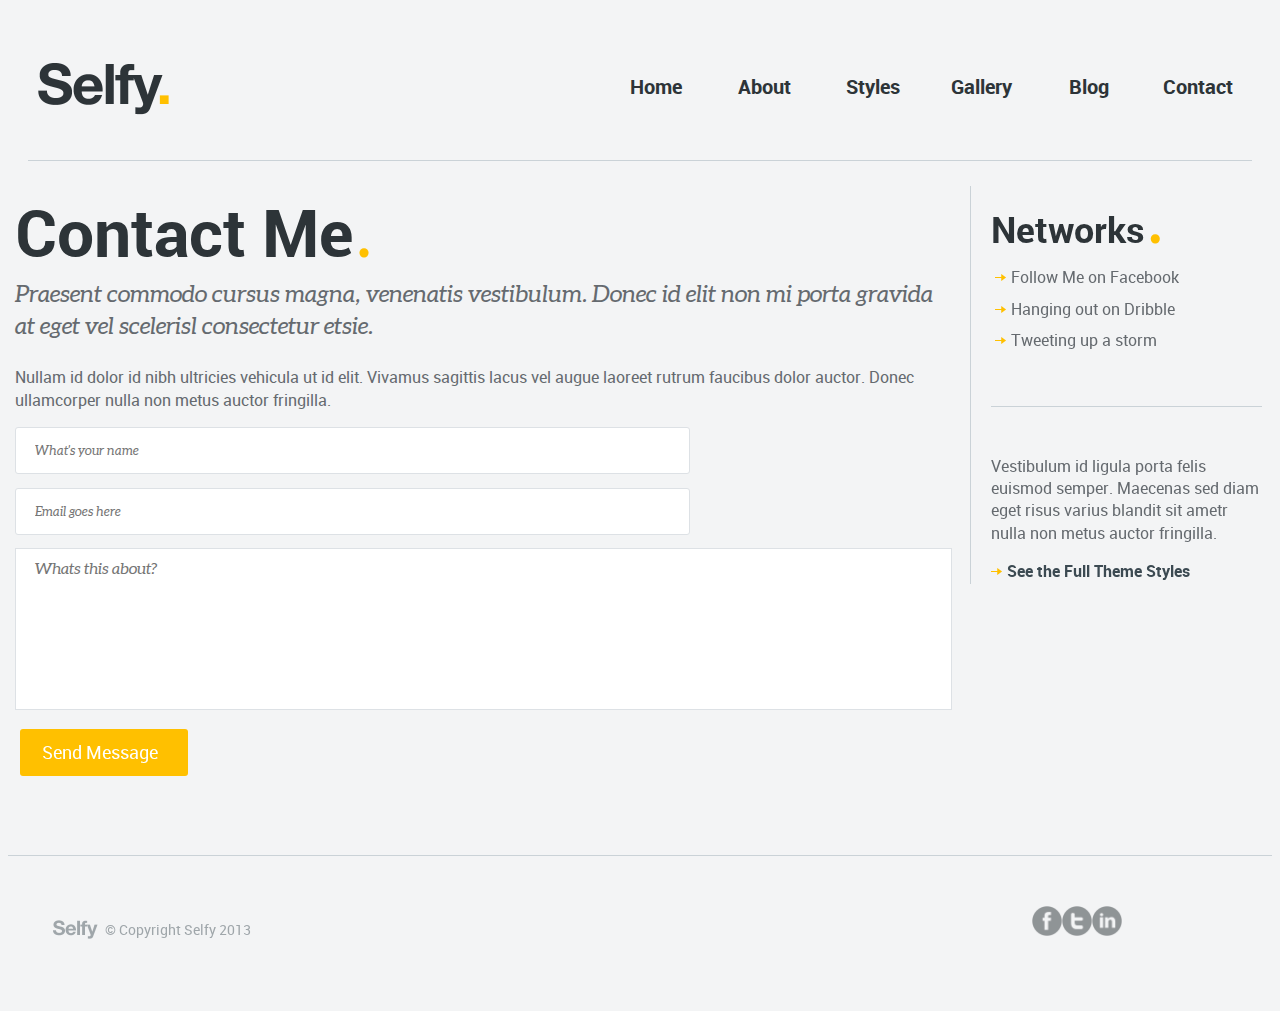
<file: LaboratorySix/contact.html>
<!DOCTYPE html>
<html lang="en">
<head>
    <meta charset="UTF-8">
    <meta http-equiv="X-UA-Compatible" content="IE=edge">
    <meta name="viewport" content="width=device-width, initial-scale=1.0">
    <title>Selfy</title>
    <link rel="stylesheet" href="contactstyle.css">
</head>
<body>
    <div id="head">
        <div id="top-part">
            <div id="image-grid">
                <img src="Images/logo@2x.png" alt="Selfy." id="logo">
            </div>
            <div id="menu-div">
                <select name="menu" id="menu" onchange="window.location=this.options[this.selectedIndex].value">
                    <option>Navigation</option>
                    <option value="index.html">Home</option>
                    <option value="about.html">About</option>
                    <option value="styles.html">Styles</option>
                    <option value="gallery.html">Gallery</option>
                    <option value="blog.html">Blog</option>
                    <option value="contact.html">Contact</option>
                </select> 
            </div>
            <div id="buttons-menu">
                <a href="index.html">
                    <div class="buttons-m">
                        <div class="button-menu">Home</div>
                    </div>
                </a>
                <a href="about.html">
                    <div class="buttons-m">
                        <div class="button-menu">About</div>
                    </div>
                </a>
                <a href="styles.html">
                    <div class="buttons-m">
                        <div class="button-menu">Styles</div>
                    </div>
                </a>
                <a href="gallery.html">
                    <div class="buttons-m">
                        <div class="button-menu">Gallery</div>
                    </div>
                </a>
                <a href="blog.html">
                    <div class="buttons-m">
                        <div class="button-menu">Blog</div>
                    </div>
                </a>
                <a href="contact.html">
                    <div class="buttons-m">
                        <div class="button-menu">Contact</div>
                    </div>
                </a>
            </div>
        </div>
    </div>

    <article>
        <div id="content">
            <h1>Contact Me<span class="dot symbol">.</span></h1>
            <p class="italic-text">
                Praesent commodo cursus magna, venenatis vestibulum. Donec id elit non mi porta gravida at eget vel scelerisl 
                consectetur etsie.
            </p>
            <p>
                Nullam id dolor id nibh ultricies vehicula ut id elit. Vivamus sagittis lacus vel augue laoreet rutrum faucibus 
                dolor auctor. Donec ullamcorper nulla non metus auctor fringilla.
            </p>
            <div id="contact-area">
                <input type="text" name="name" id="name" placeholder="What's your name" autofocus>
                <input type="text" name="email" id="email" placeholder="Email goes here">
                <textarea name="message" id="message" cols="20" rows="5" placeholder="Whats this about?"></textarea>
                <div id="button-one" class="buttons">
                    Send Message
                </div>
            </div>
        </div>
        <div id="right-menu">
            <div id="border-left">
               <h2>Networks<span class="dot symbol">.</span></h2>
                <ul>
                    <li><a href="post.html" class="special-link">Follow Me on Facebook</a></li>
                    <li><a href="post.html" class="special-link">Hanging out on Dribble</a></li>
                    <li><a href="post.html" class="special-link">Tweeting up a storm</a></li>
                </ul>
                <div class="hr-normal"></div>
                <p class="special-text">
                    Vestibulum id ligula porta felis euismod semper. Maecenas sed diam eget risus varius blandit sit ametr 
                    nulla non metus auctor fringilla.
                </p>
                <p class="a-div">
                    <a href="styles.html"><span class="symbol">g</span>See the Full Theme Styles</a>
                </p> 
            </div>
        </div>
    </article>

    <footer>
        <div id="logos">
            <div id="l1">
                <a href="https://www.google.pl/"><img src="Images/icon-facebook@2x.png" alt="facebook"></a>  
            </div>
            <div id="l2">
                <a href="https://www.google.pl/"><img src="Images/icon-twitter@2x.png" alt="twitter"></a>    
            </div>
            <div id="l3">
                <a href="https://www.google.pl/"><img src="Images/icon-linkedin@2x.png" alt="linkedin"></a>    
            </div>
        </div>
        <div id="copyright-div">
            <div id="c1">
                <img src="Images/logo-foot@2x.png" alt="Selfy">    
            </div>
            <div id="c2">
                <p>
				    © Copyright Selfy 2013
                </p>
            </div>
        </div>
    </footer>
</body>
</html>
</file>
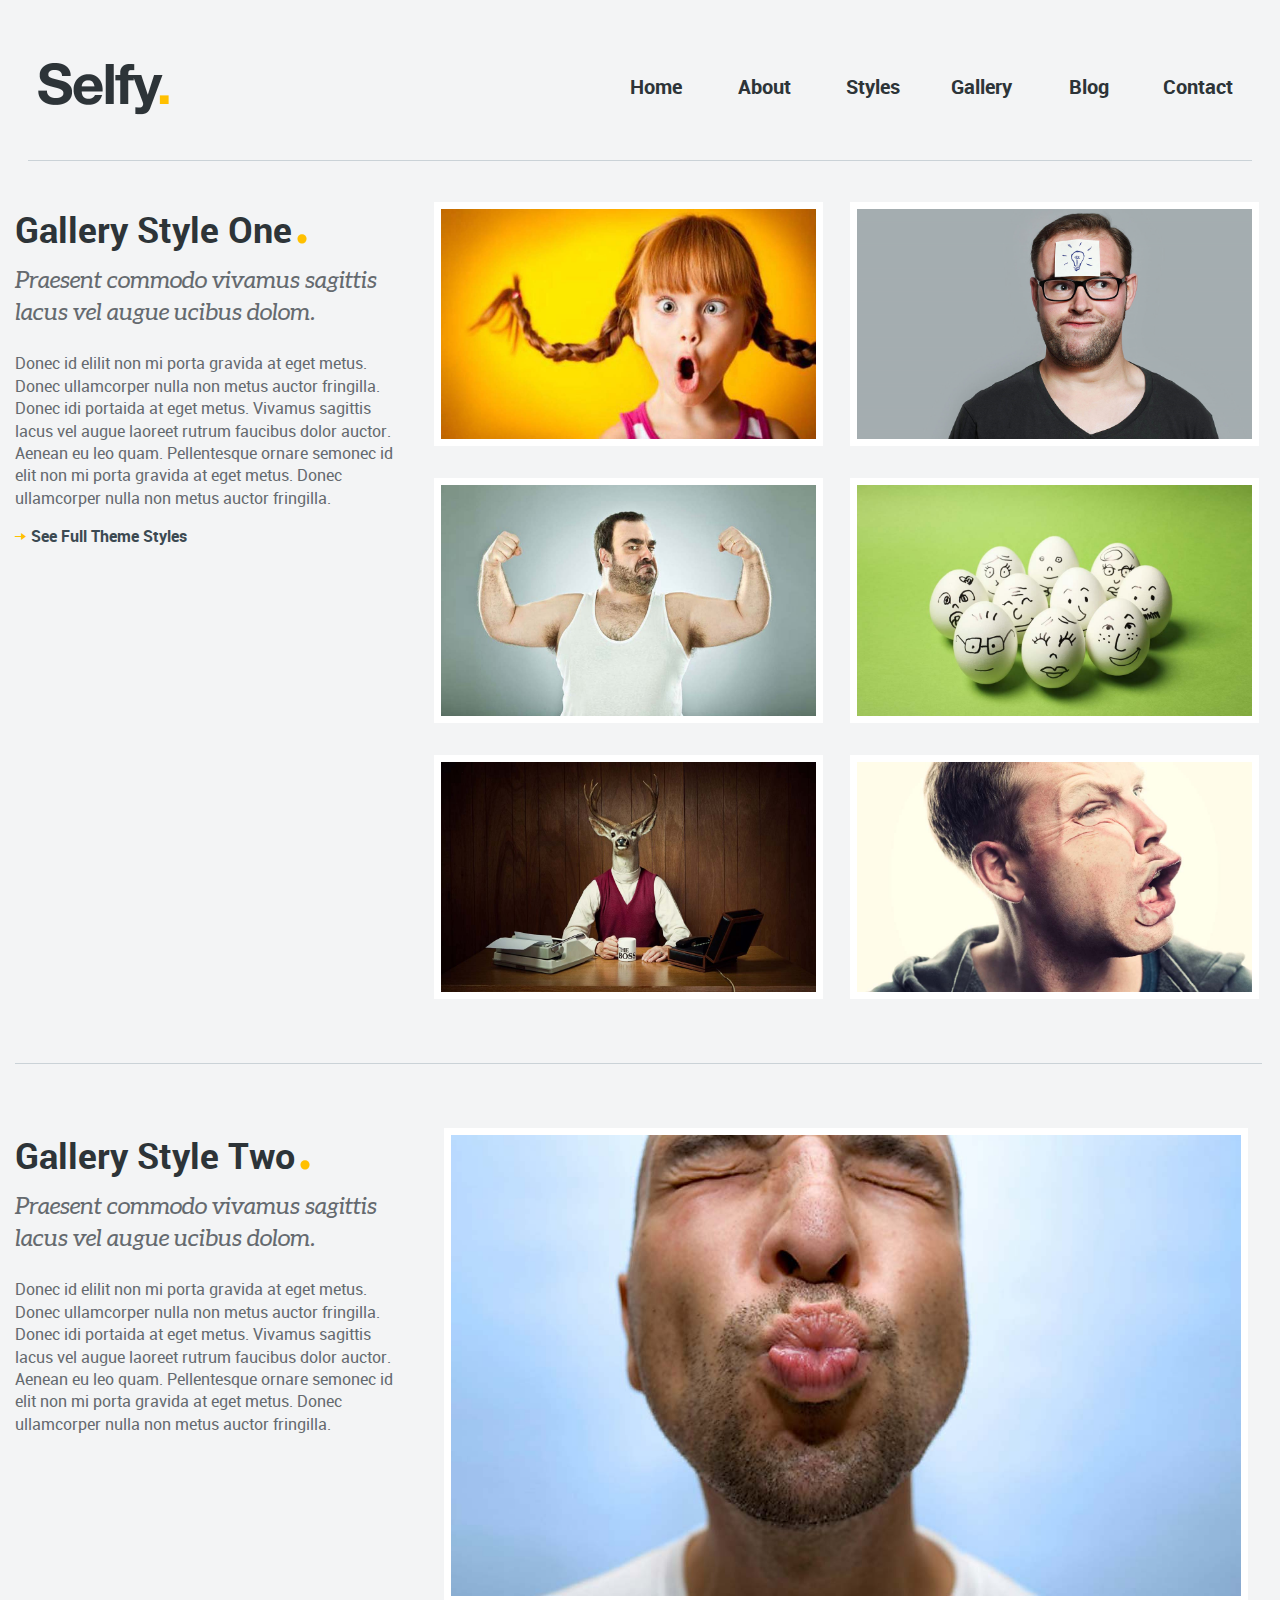
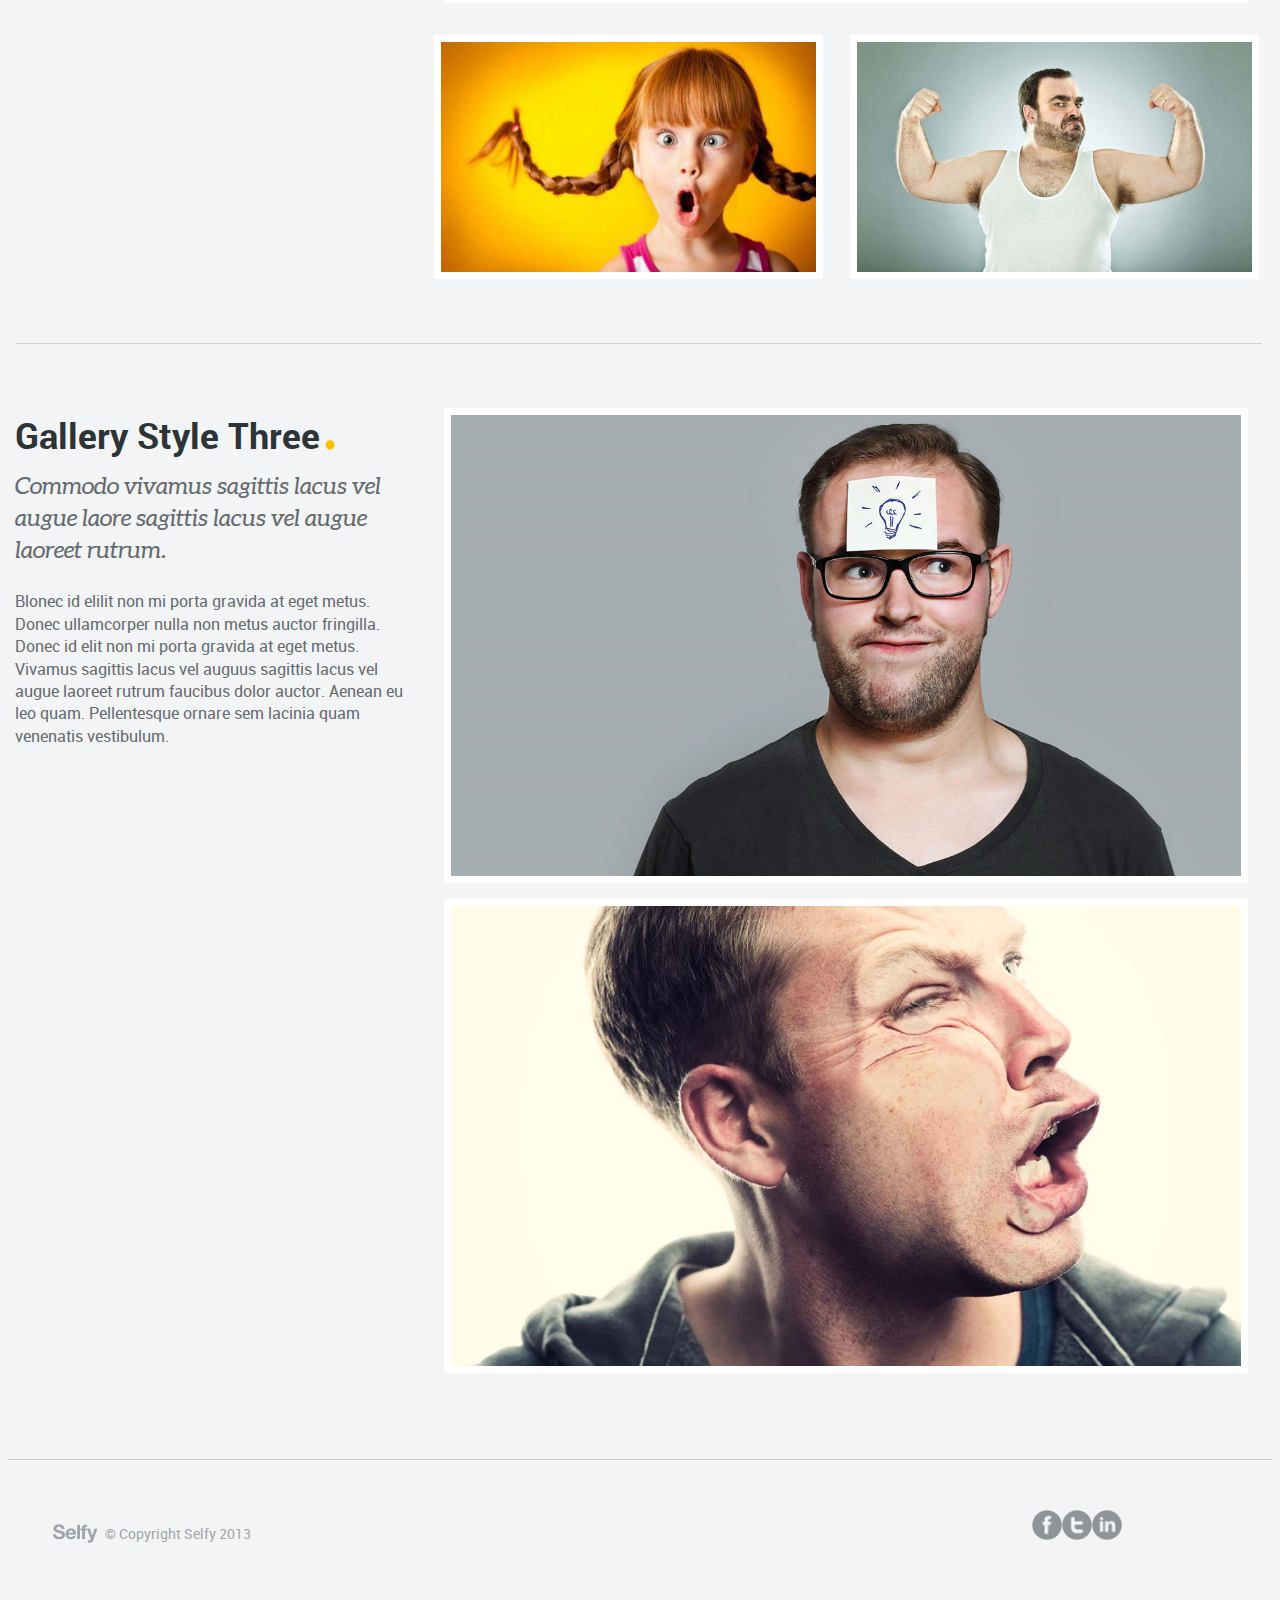
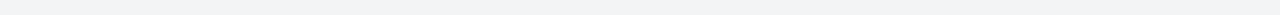
<file: LaboratorySix/gallery.html>
<!DOCTYPE html>
<html lang="en">
<head>
    <meta charset="UTF-8">
    <meta http-equiv="X-UA-Compatible" content="IE=edge">
    <meta name="viewport" content="width=device-width, initial-scale=1.0">
    <title>Selfy</title>
    <link rel="stylesheet" href="gallerystyle.css">
</head>
<body>
    <div id="head">
        <div id="top-part">
            <div id="image-grid">
                <img src="Images/logo@2x.png" alt="Selfy." id="logo">
            </div>
            <div id="menu-div">
                <select name="menu" id="menu" onchange="window.location=this.options[this.selectedIndex].value">
                    <option>Navigation</option>
                    <option value="index.html">Home</option>
                    <option value="about.html">About</option>
                    <option value="styles.html">Styles</option>
                    <option value="gallery.html">Gallery</option>
                    <option value="blog.html">Blog</option>
                    <option value="contact.html">Contact</option>
                </select> 
            </div>
            <div id="buttons-menu">
                <a href="index.html">
                    <div class="buttons-m">
                        <div class="button-menu">Home</div>
                    </div>
                </a>
                <a href="about.html">
                    <div class="buttons-m">
                        <div class="button-menu">About</div>
                    </div>
                </a>
                <a href="styles.html">
                    <div class="buttons-m">
                        <div class="button-menu">Styles</div>
                    </div>
                </a>
                <a href="gallery.html">
                    <div class="buttons-m">
                        <div class="button-menu">Gallery</div>
                    </div>
                </a>
                <a href="blog.html">
                    <div class="buttons-m">
                        <div class="button-menu">Blog</div>
                    </div>
                </a>
                <a href="contact.html">
                    <div class="buttons-m">
                        <div class="button-menu">Contact</div>
                    </div>
                </a>
            </div>
        </div>
    </div>
    <article>
        <div class="gallery-style">
            <div class="margin-right">
                <h2>Gallery Style One<span class="dot symbol">.</span></h2>
                <p class="italic-text">
                    Praesent commodo vivamus sagittis lacus vel augue ucibus dolom.
                </p>
                <p>
                    Donec id elilit non mi porta gravida at eget metus. Donec ullamcorper nulla non metus auctor fringilla. 
                    Donec idi portaida at eget metus. Vivamus sagittis lacus vel augue laoreet rutrum faucibus dolor auctor. 
                    Aenean eu leo quam. Pellentesque ornare semonec id elit non mi porta gravida at eget metus. Donec ullamcorper 
                    nulla non metus auctor fringilla.
                </p>
                <p id="a-div">
                    <a href="styles.html"><span class="symbol">g</span>See Full Theme Styles</a>
                </p>
            </div>
            <div>
                <div class="gallery-one">
                    <div class="image-div myImg margin-right">
                        <img src="Images/mock.jpg" alt="mock" class="images" id="img1">
                    </div>
                    <div class="lightbox">
                        <div>
                           <div class="x-button">
                            <div class="x-div"><span>x</span></div>
                            </div>
                            <img src="Images/mock.jpg" alt="mock" class="images" id="img1" class="lightbox-image"> 
                        </div>
                    </div>
                    <div class="image-div myImg">
                        <img src="Images/smaller.png" alt="mock" class="images" id="img2">
                    </div>
                    <div class="lightbox">
                        <div>
                           <div class="x-button">
                            <div class="x-div"><span>x</span></div>
                            </div>
                            <img src="Images/smaller.png" alt="mock" class="images" id="img2" class="lightbox-image"> 
                        </div>
                    </div>
                </div>
                <div class="gallery-one">
                    <div class="image-div myImg margin-right">
                        <img src="Images/mock3.jpg" alt="mock" class="images" id="img3">
                    </div>
                    <div class="lightbox">
                        <div>
                           <div class="x-button">
                            <div class="x-div"><span>x</span></div>
                            </div>
                            <img src="Images/mock3.jpg" alt="mock" class="images" id="img3" class="lightbox-image"> 
                        </div>
                    </div>
                    <div class="image-div myImg">
                        <img src="Images/mock4.jpg" alt="mock" class="images" id="img4">
                    </div>
                    <div class="lightbox">
                        <div>
                           <div class="x-button">
                            <div class="x-div"><span>x</span></div>
                            </div>
                            <img src="Images/mock4.jpg" alt="mock" class="images" id="img4" class="lightbox-image"> 
                        </div>
                    </div>
                </div>
                <div class="gallery-one">
                    <div class="image-div myImg margin-right">
                        <img src="Images/mock5.jpg" alt="mock" class="images" id="img5">
                    </div>
                    <div class="lightbox">
                        <div>
                           <div class="x-button">
                            <div class="x-div"><span>x</span></div>
                            </div>
                            <img src="Images/mock5.jpg" alt="mock" class="images" id="img5" class="lightbox-image"> 
                        </div>
                    </div>
                    <div class="image-div myImg">
                        <img src="Images/mock6.jpg" alt="mock" class="images" id="img6">
                    </div>
                    <div class="lightbox">
                        <div>
                           <div class="x-button">
                            <div class="x-div"><span>x</span></div>
                            </div>
                            <img src="Images/mock6.jpg" alt="mock" class="images" id="img6"" class="lightbox-image"> 
                        </div>
                    </div>
                </div>
                
            </div>
        </div>
        <div class="hr-normal"></div>
        <div class="gallery-style ">
            <div class="margin-right">
                <h2>Gallery Style Two<span class="dot symbol">.</span></h2>
                <p class="italic-text">
                    Praesent commodo vivamus sagittis lacus vel augue ucibus dolom.
                </p>
                <p>
                    Donec id elilit non mi porta gravida at eget metus. Donec ullamcorper nulla non metus auctor fringilla. 
                    Donec idi portaida at eget metus. Vivamus sagittis lacus vel augue laoreet rutrum faucibus dolor auctor. 
                    Aenean eu leo quam. Pellentesque ornare semonec id elit non mi porta gravida at eget metus. Donec ullamcorper 
                    nulla non metus auctor fringilla.
                </p>
            </div>
            <div>
                <div id="gallery-two-row-one">
                    <div class="image-div myImg">
                        <img src="Images/mock7.jpg" alt="mock" class="images" id="img7">
                    </div>
                    <div class="lightbox">
                        <div>
                           <div class="x-button">
                            <div class="x-div"><span>x</span></div>
                            </div>
                            <img src="Images/mock7.jpg" alt="mock" class="images" id="img7" class="lightbox-image"> 
                        </div>
                    </div>
                </div>
                <div id="gallery-two-row-two">
                    <div class="image-div myImg margin-right">
                        <img src="Images/mock.jpg" alt="mock" class="images" id="img8">
                    </div>
                    <div class="lightbox">
                        <div>
                           <div class="x-button">
                            <div class="x-div"><span>x</span></div>
                            </div>
                            <img src="Images/mock.jpg" alt="mock" class="images" id="img8" class="lightbox-image"> 
                        </div>
                    </div>
                    <div class="image-div myImg">
                        <img src="Images/mock3.jpg" alt="mock" class="images" id="img9">
                    </div>
                    <div class="lightbox">
                        <div>
                           <div class="x-button">
                            <div class="x-div"><span>x</span></div>
                            </div>
                            <img src="Images/mock3.jpg" alt="mock" class="images" id="img9" class="lightbox-image"> 
                        </div>
                    </div>
                </div>
            </div>
        </div>
        <div class="hr-normal"></div>
        <div class="gallery-style">
            <div class="margin-right">
                <h2>Gallery Style Three<span class="dot symbol">.</span></h2>
                <p class="italic-text">
                    Commodo vivamus sagittis lacus vel augue laore sagittis lacus vel augue laoreet rutrum.
                </p>
                <p>
                    Blonec id elilit non mi porta gravida at eget metus. Donec ullamcorper nulla non metus auctor fringilla. 
                    Donec id elit non mi porta gravida at eget metus. Vivamus sagittis lacus vel auguus sagittis lacus vel augue 
                    laoreet rutrum faucibus dolor auctor. Aenean eu leo quam. Pellentesque ornare sem lacinia quam venenatis 
                    vestibulum. 
                </p>
            </div>
            <div>
                <div class="image-div myImg">
                    <img src="Images/smaller.png" alt="mock" class="images" id="img10">
                </div>
                <div class="lightbox">
                    <div>
                       <div class="x-button">
                        <div class="x-div"><span>x</span></div>
                        </div>
                        <img src="Images/smaller.png" alt="mock" class="images" id="img10" class="lightbox-image"> 
                    </div>
                </div>
                <div class="image-div myImg">
                    <img src="Images/mock6.jpg" alt="mock" class="images" id="img11">
                </div>
                <div class="lightbox">
                    <div>
                       <div class="x-button">
                        <div class="x-div"><span>x</span></div>
                        </div>
                        <img src="Images/mock6.jpg" alt="mock" class="images" id="img11" class="lightbox-image"> 
                    </div>
                </div>
            </div>
        </div>
    </article>
    <footer>
        <div id="logos">
            <div id="l1">
                <a href="https://www.google.pl/"><img src="Images/icon-facebook@2x.png" alt="facebook"></a>  
            </div>
            <div id="l2">
                <a href="https://www.google.pl/"><img src="Images/icon-twitter@2x.png" alt="twitter"></a>    
            </div>
            <div id="l3">
                <a href="https://www.google.pl/"><img src="Images/icon-linkedin@2x.png" alt="linkedin"></a>    
            </div>
        </div>
        <div id="copyright-div">
            <div id="c1">
                <img src="Images/logo-foot@2x.png" alt="Selfy">    
            </div>
            <div id="c2">
                <p>
				    © Copyright Selfy 2013
                </p>
            </div>
        </div>
    </footer>

    <script type="text/javascript">
    const img1 = document.querySelector('#img1');
    const img2 = document.querySelector('#img2');
    const img3 = document.querySelector('#img3');
    const img4 = document.querySelector('#img4');
    const img5 = document.querySelector('#img5');
    const img6 = document.querySelector('#img6');
    const img7 = document.querySelector('#img7');
    const img8 = document.querySelector('#img8');
    const img9 = document.querySelector('#img9');
    const img10 = document.querySelector('#img10');
    const img11 = document.querySelector('#img11');
    img1.addEventListener('click', () => openLightbox('Images/mock.jpg'));
    img2.addEventListener('click', () => openLightbox('Images/smaller.png'));
    img3.addEventListener('click', () => openLightbox('Images/mock3.jpg'));
    img4.addEventListener('click', () => openLightbox('Images/mock4.jpg'));
    img5.addEventListener('click', () => openLightbox('Images/mock5.jpg'));
    img6.addEventListener('click', () => openLightbox('Images/mock6.jpg'));
    img7.addEventListener('click', () => openLightbox('Images/mock7.jpg'));
    img8.addEventListener('click', () => openLightbox('Images/mock.jpg'));
    img9.addEventListener('click', () => openLightbox('Images/mock3.jpg'));
    img10.addEventListener('click', () => openLightbox('Images/smaller.png'));
    img11.addEventListener('click', () => openLightbox('Images/mock6.jpg'));
    function openLightbox(imgSource) {
        const lightbox = document.querySelector('.lightbox');
        const lightboxImage = document.querySelector('.lightbox-image');
        lightbox.classList.add('lightbox-visible');
        lightboxImage.src = imgSource;
    }
    </script>
</body>
</html>
</file>
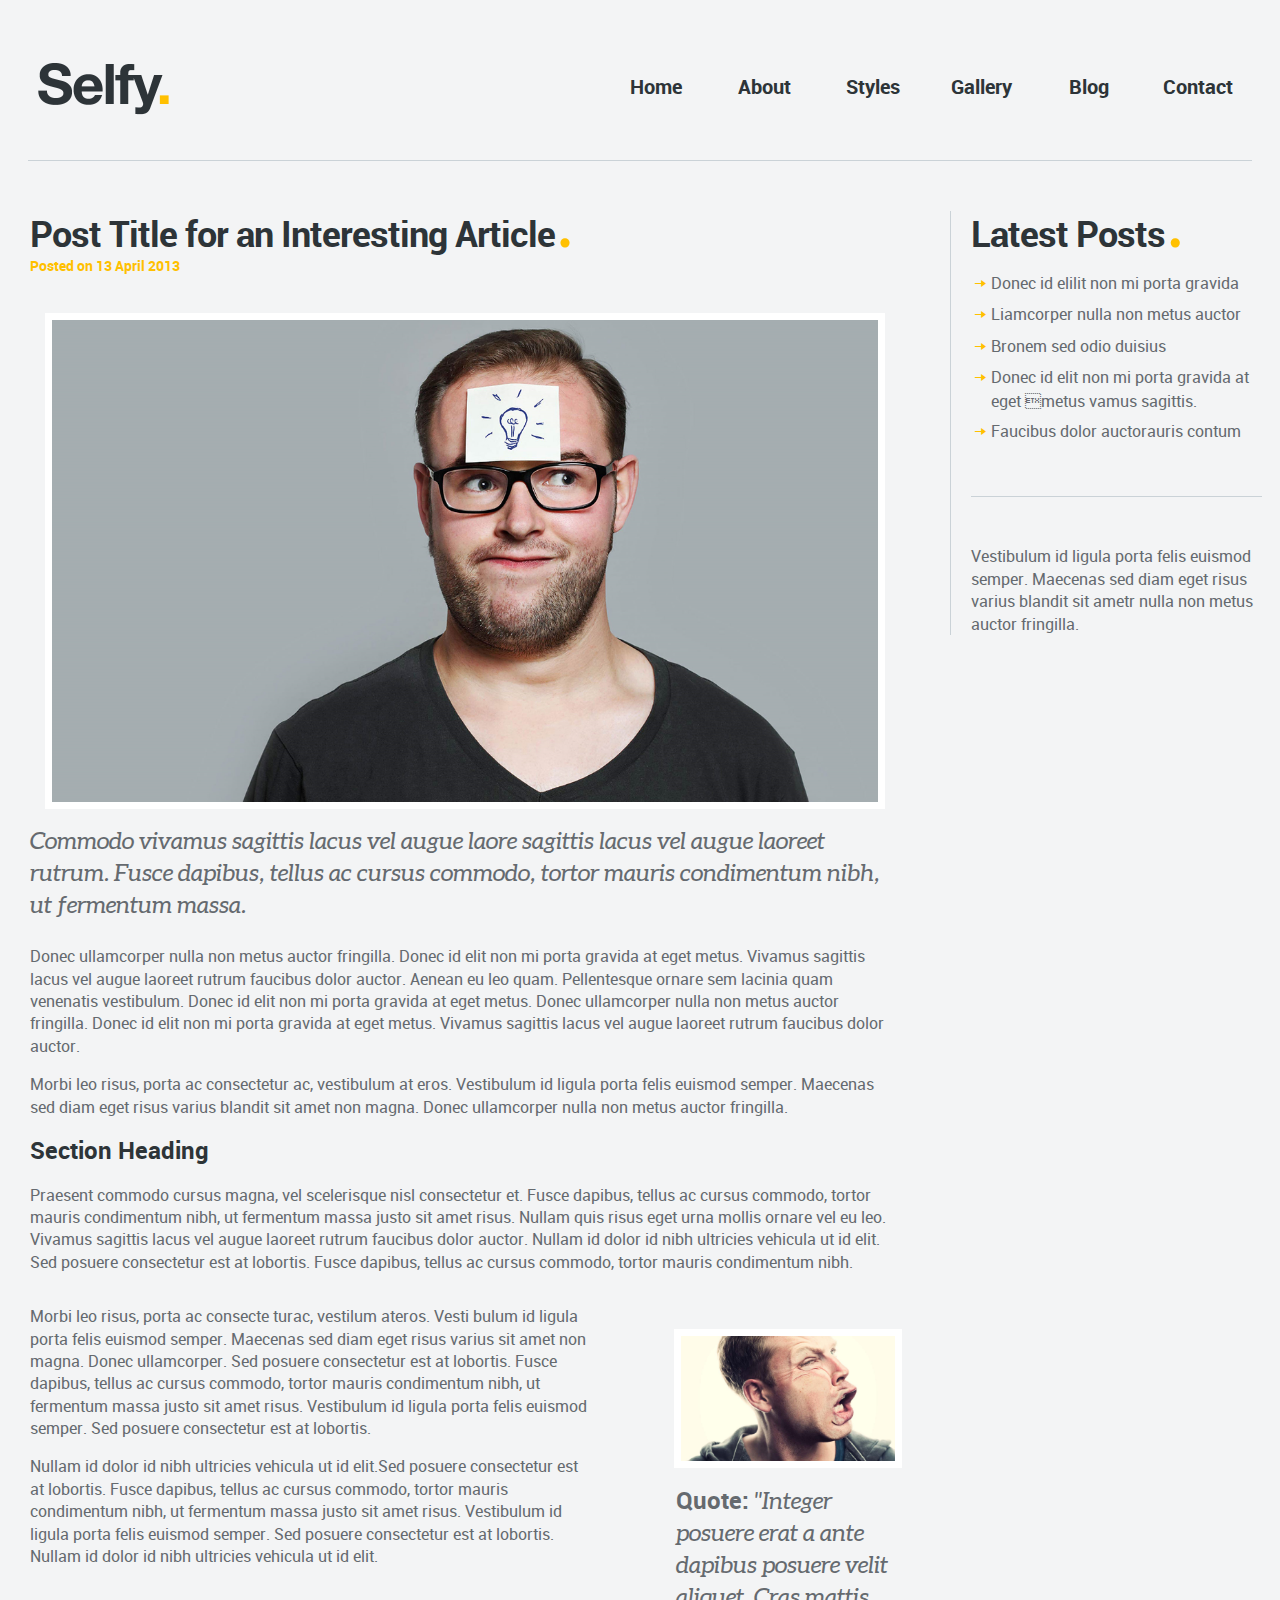
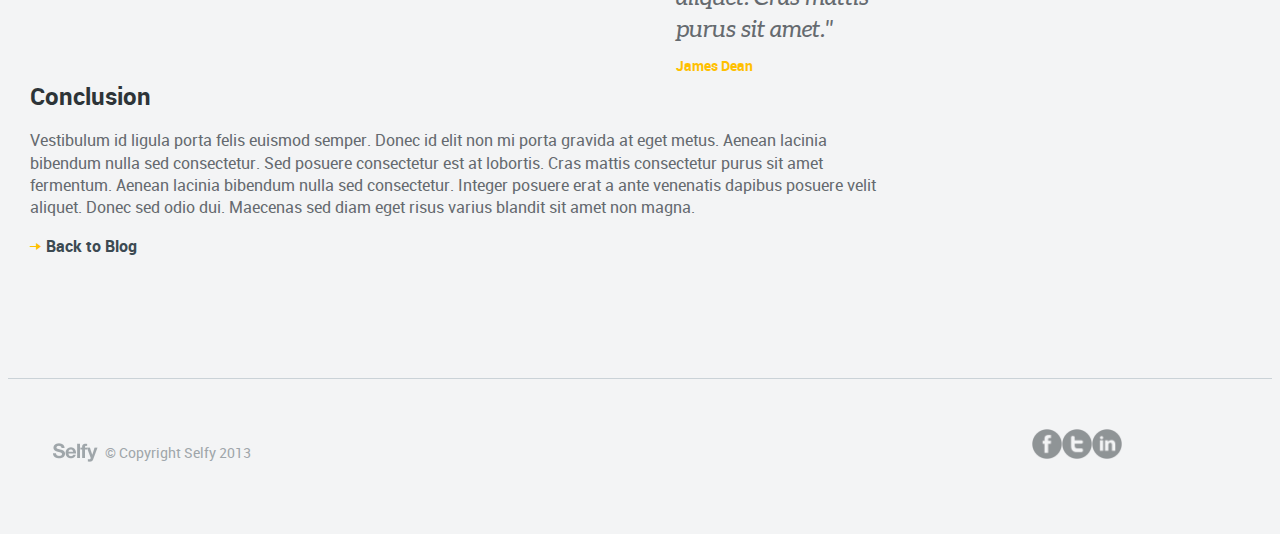
<file: LaboratorySix/post.html>
<!DOCTYPE html>
<html lang="en">
<head>
    <meta charset="UTF-8">
    <meta http-equiv="X-UA-Compatible" content="IE=edge">
    <meta name="viewport" content="width=device-width, initial-scale=1.0">
    <title>Selfy</title>
    <link rel="stylesheet" href="poststyle.css">
</head>
<body>
    <div id="head">
        <div id="top-part">
            <div id="image-grid">
                <img src="Images/logo@2x.png" alt="Selfy." id="logo">
            </div>
            <div id="menu-div">
                <select name="menu" id="menu" onchange="window.location=this.options[this.selectedIndex].value">
                    <option>Navigation</option>
                    <option value="index.html">Home</option>
                    <option value="about.html">About</option>
                    <option value="styles.html">Styles</option>
                    <option value="gallery.html">Gallery</option>
                    <option value="blog.html">Blog</option>
                    <option value="contact.html">Contact</option>
                </select> 
            </div>
            <div id="buttons-menu">
                <a href="index.html">
                    <div class="buttons-m">
                        <div class="button-menu">Home</div>
                    </div>
                </a>
                <a href="about.html">
                    <div class="buttons-m">
                        <div class="button-menu">About</div>
                    </div>
                </a>
                <a href="styles.html">
                    <div class="buttons-m">
                        <div class="button-menu">Styles</div>
                    </div>
                </a>
                <a href="gallery.html">
                    <div class="buttons-m">
                        <div class="button-menu">Gallery</div>
                    </div>
                </a>
                <a href="blog.html">
                    <div class="buttons-m">
                        <div class="button-menu">Blog</div>
                    </div>
                </a>
                <a href="contact.html">
                    <div class="buttons-m">
                        <div class="button-menu">Contact</div>
                    </div>
                </a>
            </div>
        </div>
    </div>

    <article>
        <div id="content">
            <h2>Post Title for an Interesting Article<span class="dot symbol">.</span></h2>
            <h6>Posted on 13 April 2013</h6>
            <div class="image-div">
                <img src="Images/smaller.png" alt="mock" class="images">
            </div>
            <p class="italic-text">
                Commodo vivamus sagittis lacus vel augue laore sagittis lacus vel augue laoreet rutrum. Fusce dapibus, 
                tellus ac cursus commodo, tortor mauris condimentum nibh, ut fermentum massa.
            </p>
            <p>
                Donec ullamcorper nulla non metus auctor fringilla. Donec id elit non mi porta gravida at eget metus. 
                Vivamus sagittis lacus vel augue laoreet rutrum faucibus dolor auctor. Aenean eu leo quam. Pellentesque 
                ornare sem lacinia quam venenatis vestibulum. Donec id elit non mi porta gravida at eget metus. Donec 
                ullamcorper nulla non metus auctor fringilla. Donec id elit non mi porta gravida at eget metus. Vivamus 
                sagittis lacus vel augue laoreet rutrum faucibus dolor auctor.
            </p>
            <p>
                Morbi leo risus, porta ac consectetur ac, vestibulum at eros. Vestibulum id ligula porta felis euismod semper. 
                Maecenas sed diam eget risus varius blandit sit amet non magna. Donec ullamcorper nulla non metus auctor fringilla.
            </p>
            <h4>Section Heading</h4>
            <p>
                Praesent commodo cursus magna, vel scelerisque nisl consectetur et. Fusce dapibus, tellus ac cursus commodo, 
                tortor mauris condimentum nibh, ut fermentum massa justo sit amet risus. Nullam quis risus eget urna mollis 
                ornare vel eu leo. Vivamus sagittis lacus vel augue laoreet rutrum faucibus dolor auctor. Nullam id dolor id 
                nibh ultricies vehicula ut id elit. Sed posuere consectetur est at lobortis. Fusce dapibus, tellus ac cursus 
                commodo, tortor mauris condimentum nibh.
            </p>
            <div id="section-heading">
                <div id="section-heading-right">
                    <div class="image-div">
                        <img src="Images/mock6.jpg" alt="mock" class="images">
                    </div>
                    <p class="italic-text">
                        <span id="special-text">Quote:</span> "Integer posuere erat a ante dapibus posuere velit aliquet. Cras mattis 
                        purus sit amet."
                    </p>
                    <h6>James Dean</h6>
                </div>
                <div id="section-heading-left">
                    <p>
                        Morbi leo risus, porta ac consecte turac, vestilum ateros. Vesti bulum id ligula porta felis euismod semper. 
                        Maecenas sed diam eget risus varius sit amet non magna. Donec ullamcorper. Sed posuere consectetur est at lobortis. 
                        Fusce dapibus, tellus ac cursus commodo, tortor mauris condimentum nibh, ut fermentum massa justo sit amet risus. 
                        Vestibulum id ligula porta felis euismod semper. Sed posuere consectetur est at lobortis.
                    </p>
                    <p>
                        Nullam id dolor id nibh ultricies vehicula ut id elit.Sed posuere consectetur est at lobortis. Fusce dapibus, tellus 
                        ac cursus commodo, tortor mauris condimentum nibh, ut fermentum massa justo sit amet risus. Vestibulum id ligula porta 
                        felis euismod semper. Sed posuere consectetur est at lobortis. Nullam id dolor id nibh ultricies vehicula ut id elit.
                    </p>
                </div>
            </div>
            <h4>Conclusion</h4>
            <p>
                Vestibulum id ligula porta felis euismod semper. Donec id elit non mi porta gravida at eget metus. Aenean lacinia 
                bibendum nulla sed consectetur. Sed posuere consectetur est at lobortis. Cras mattis consectetur purus sit amet 
                fermentum. Aenean lacinia bibendum nulla sed consectetur. Integer posuere erat a ante venenatis dapibus posuere 
                velit aliquet. Donec sed odio dui. Maecenas sed diam eget risus varius blandit sit amet non magna.
            </p>
            <div class="a-div">
                <a href="blog.html"><span class="symbol">g</span>Back to Blog</a>
            </div>
        </div>
        <div id="latest-post">
            <div id="left-border">
                <h2>Latest Posts<span class="symbol dot">.</span></h2>
                <ul>
                    <li><a href="post.html" class="special-link">Donec id elilit non mi porta gravida</a></li>
                    <li><a href="post.html" class="special-link">Liamcorper nulla non metus auctor</a></li>
                    <li><a href="post.html" class="special-link">Bronem sed odio duisius</a></li>
                    <li><a href="post.html" class="special-link">Donec id elit non mi porta gravida at eget metus vamus sagittis.</a></li>
                    <li><a href="post.html" class="special-link">Faucibus dolor auctorauris contum</a></li>
                </ul>
                <div class="hr-normal"></div>
                <p id="special-paragraph">
                Vestibulum id ligula porta felis euismod semper. Maecenas sed diam eget risus varius blandit sit ametr 
                nulla non metus auctor fringilla.
                </p>
            </div>
            
        </div>
    </article>


    <footer>
        <div id="logos">
            <div id="l1">
                <a href="https://www.google.pl/"><img src="Images/icon-facebook@2x.png" alt="facebook"></a>  
            </div>
            <div id="l2">
                <a href="https://www.google.pl/"><img src="Images/icon-twitter@2x.png" alt="twitter"></a>    
            </div>
            <div id="l3">
                <a href="https://www.google.pl/"><img src="Images/icon-linkedin@2x.png" alt="linkedin"></a>    
            </div>
        </div>
        <div id="copyright-div">
            <div id="c1">
                <img src="Images/logo-foot@2x.png" alt="Selfy">    
            </div>
            <div id="c2">
                <p>
				    © Copyright Selfy 2013
                </p>
            </div>
        </div>
    </footer>
</body>
</html>
</file>
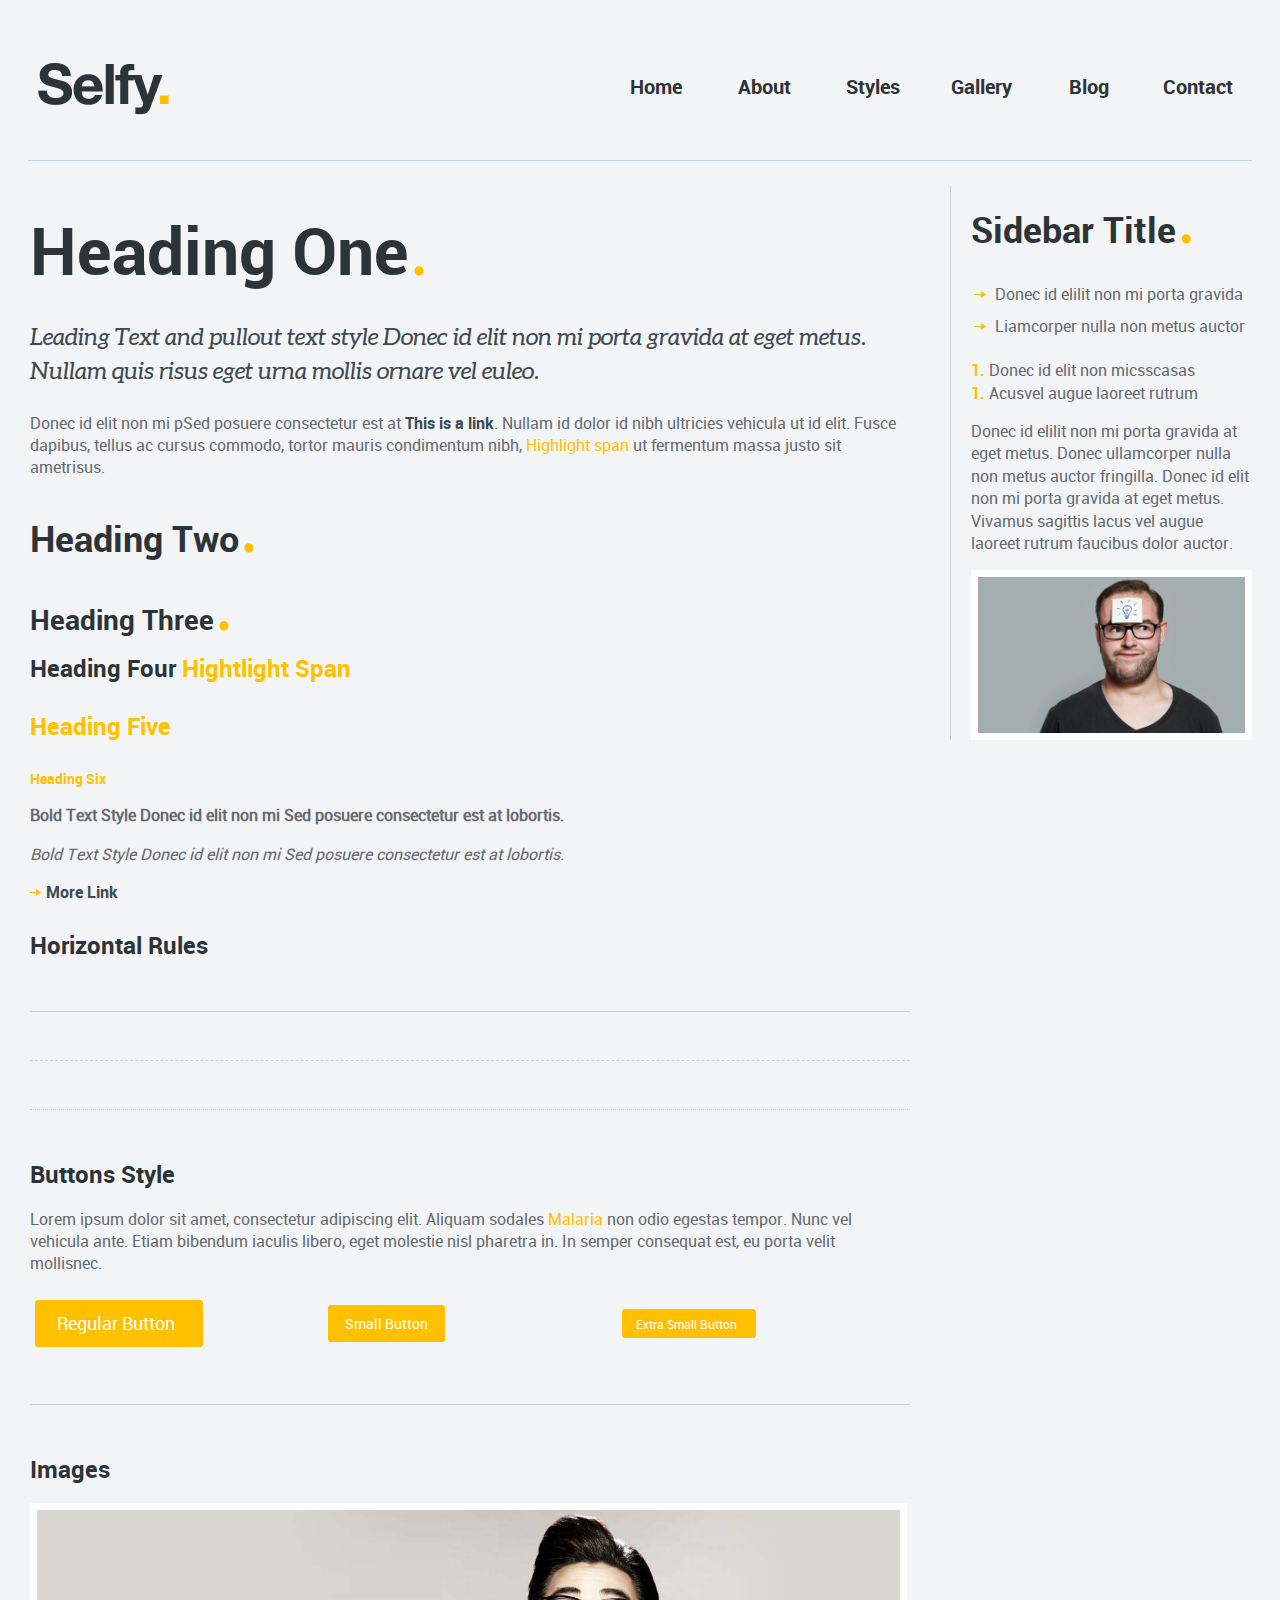
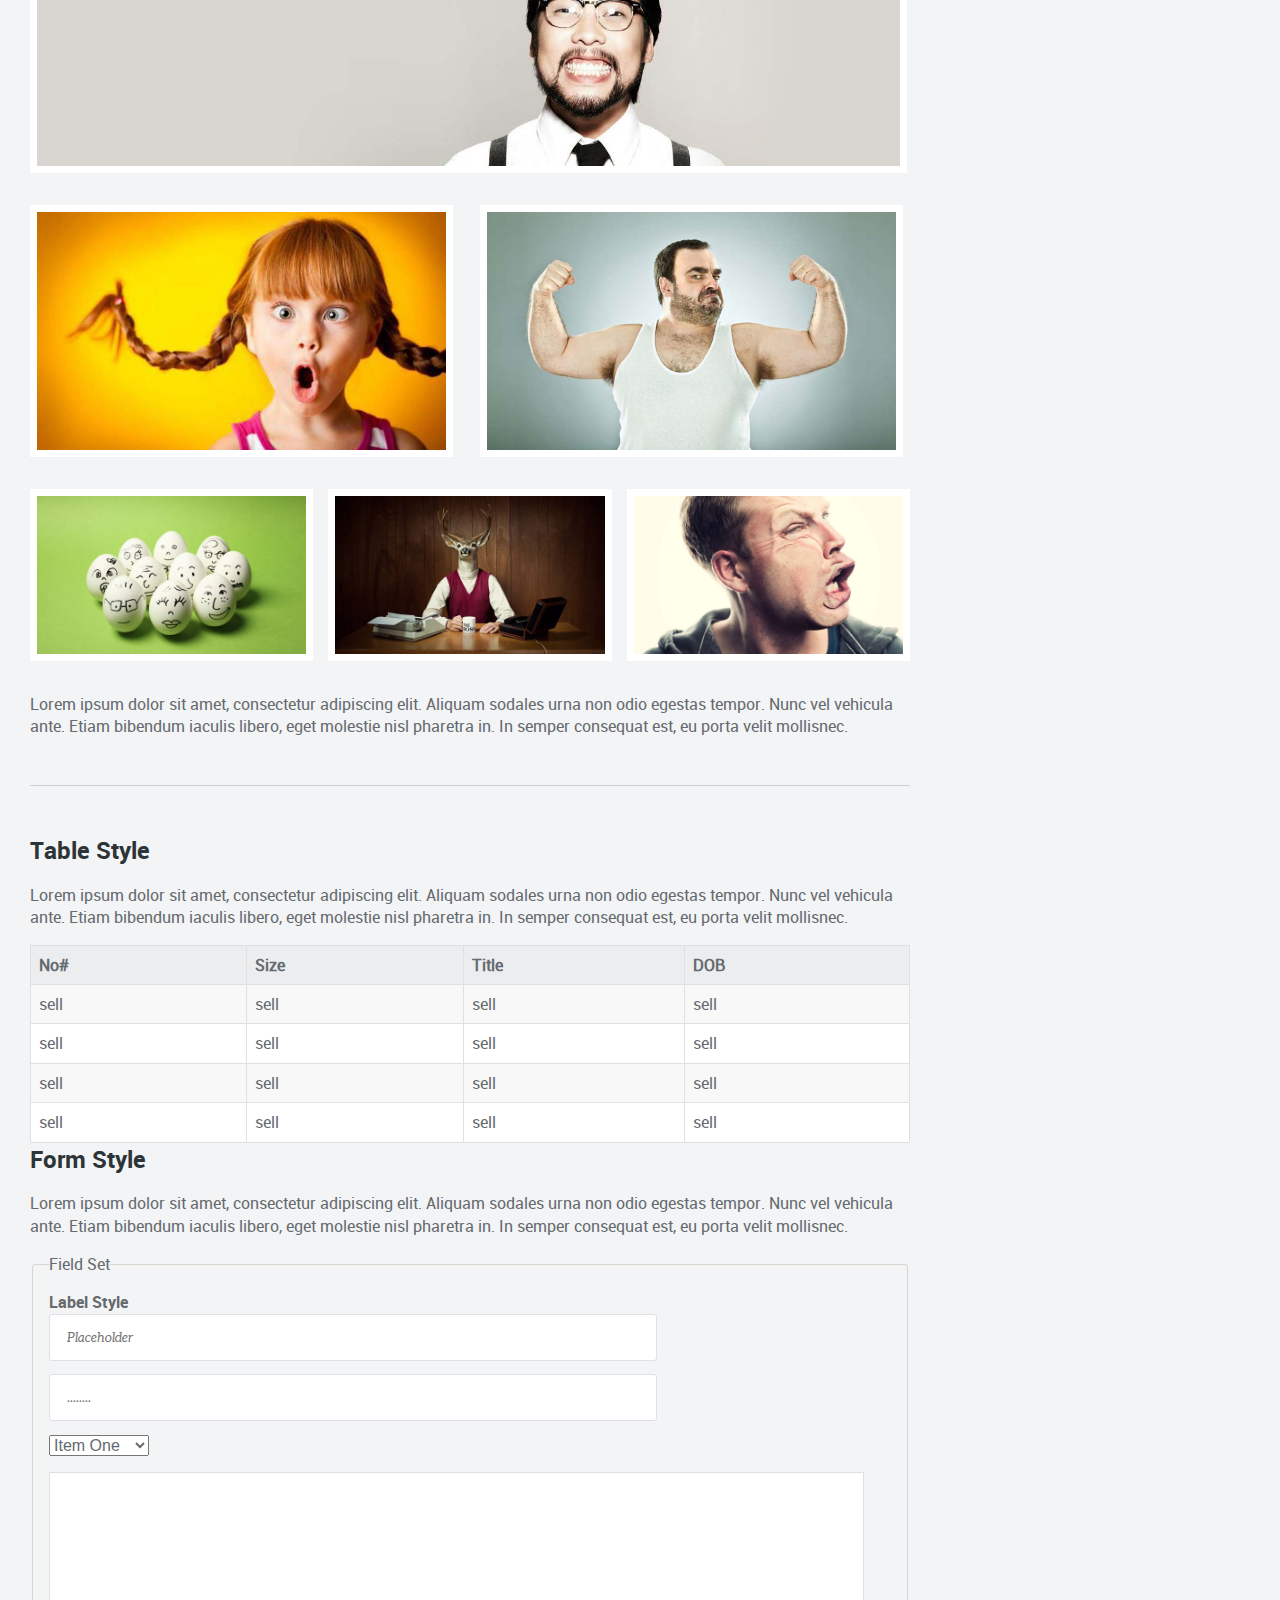
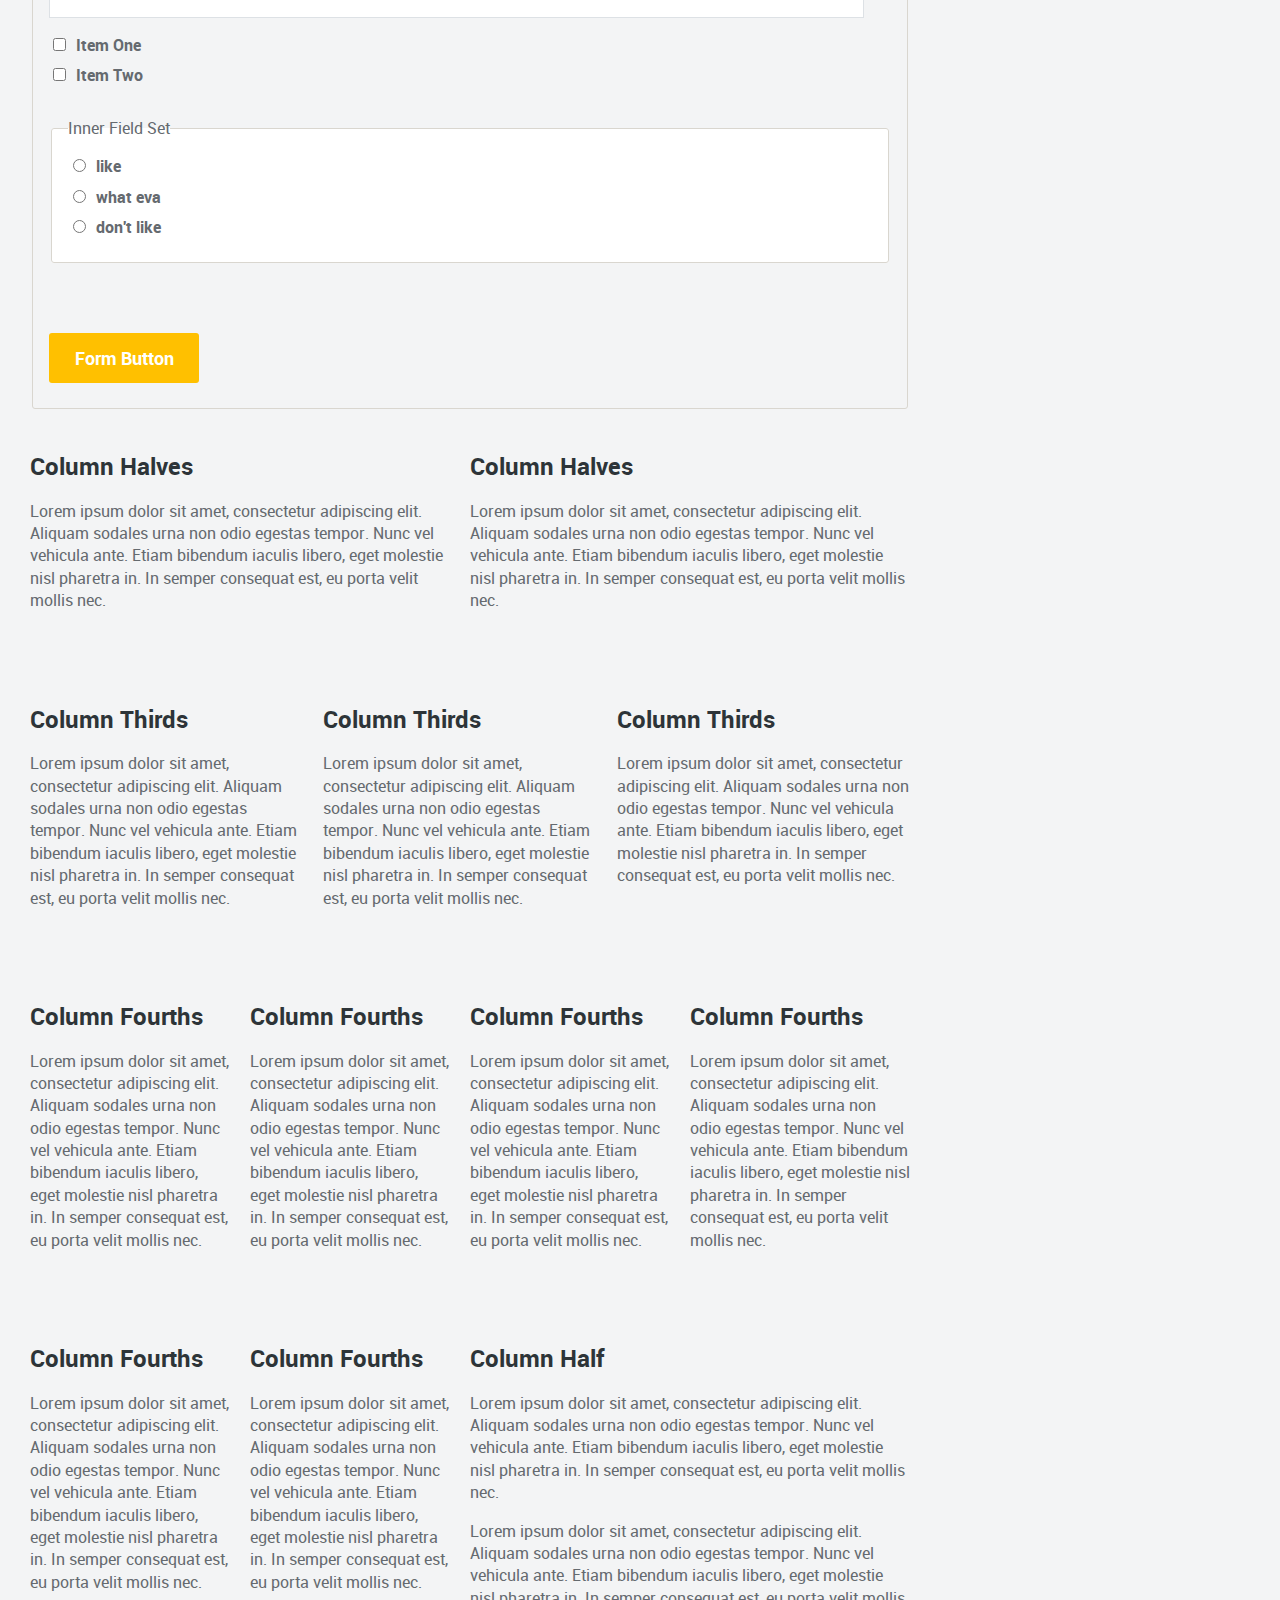
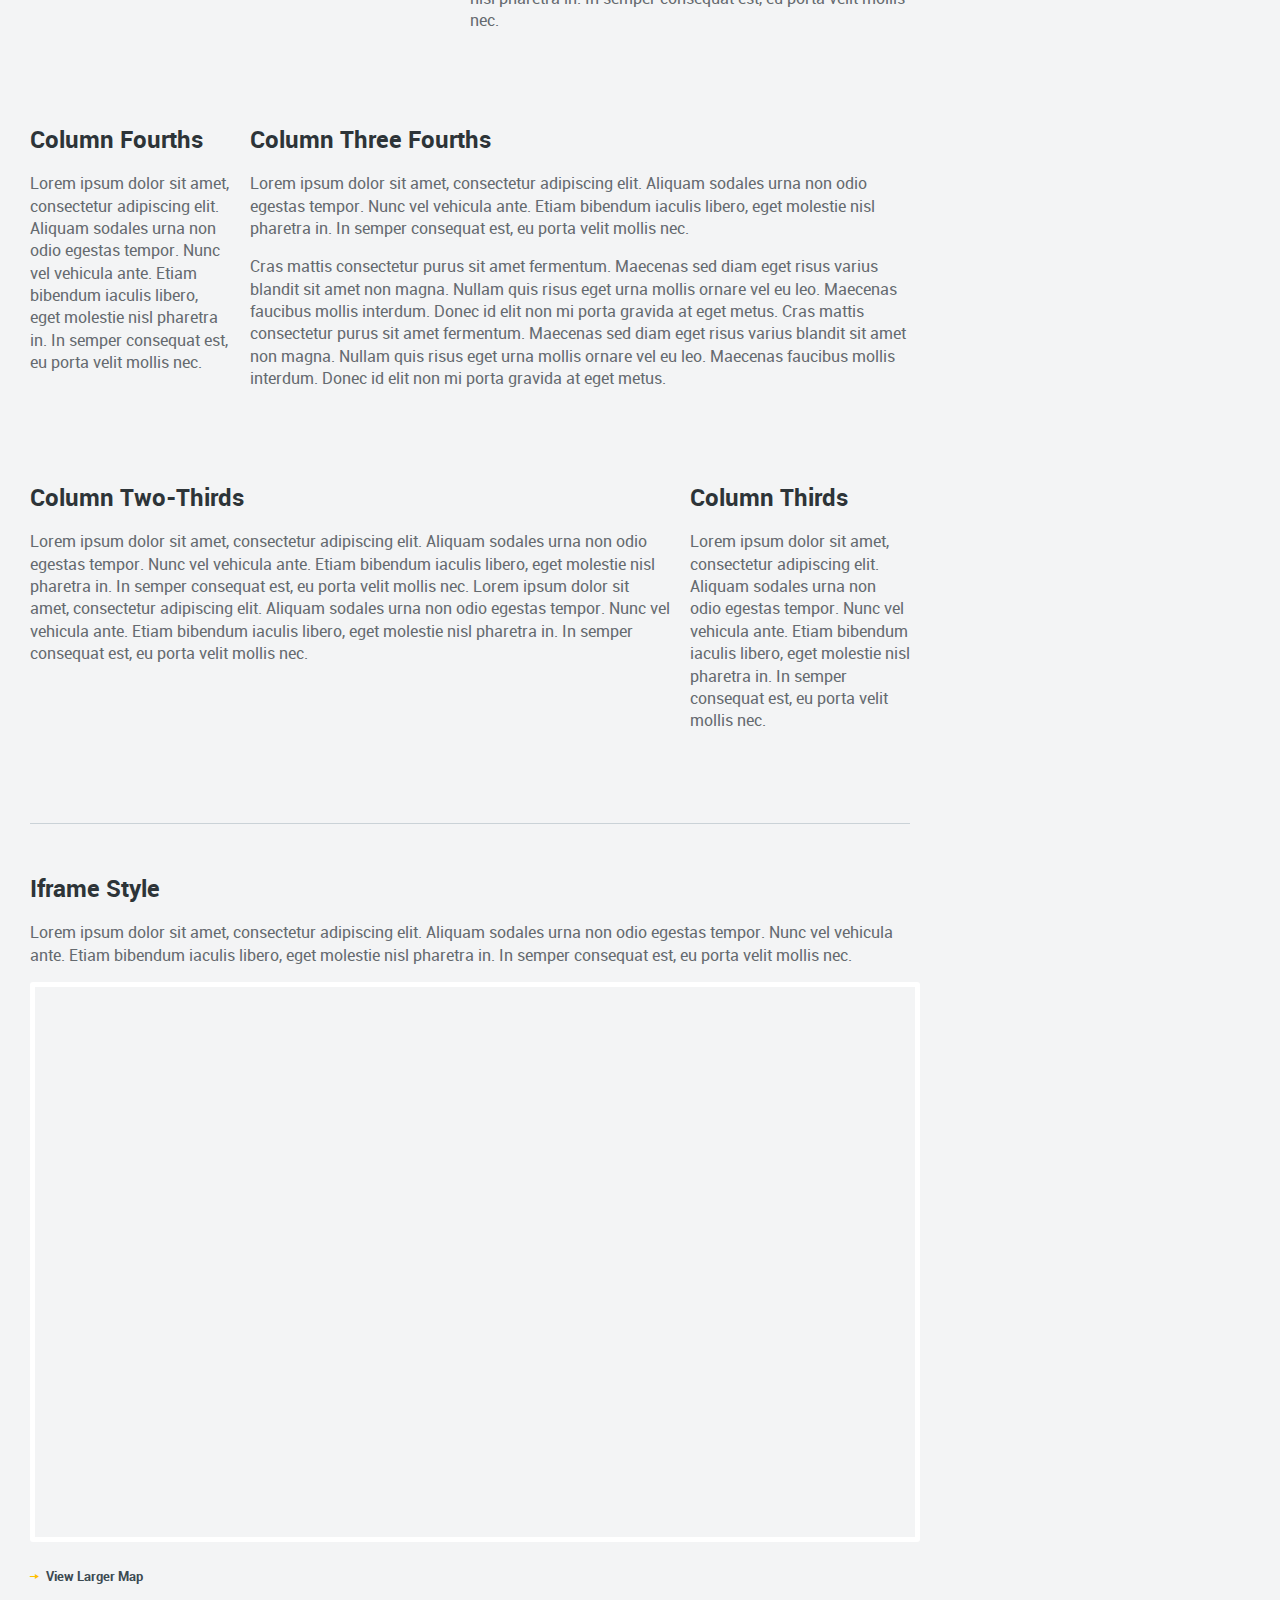
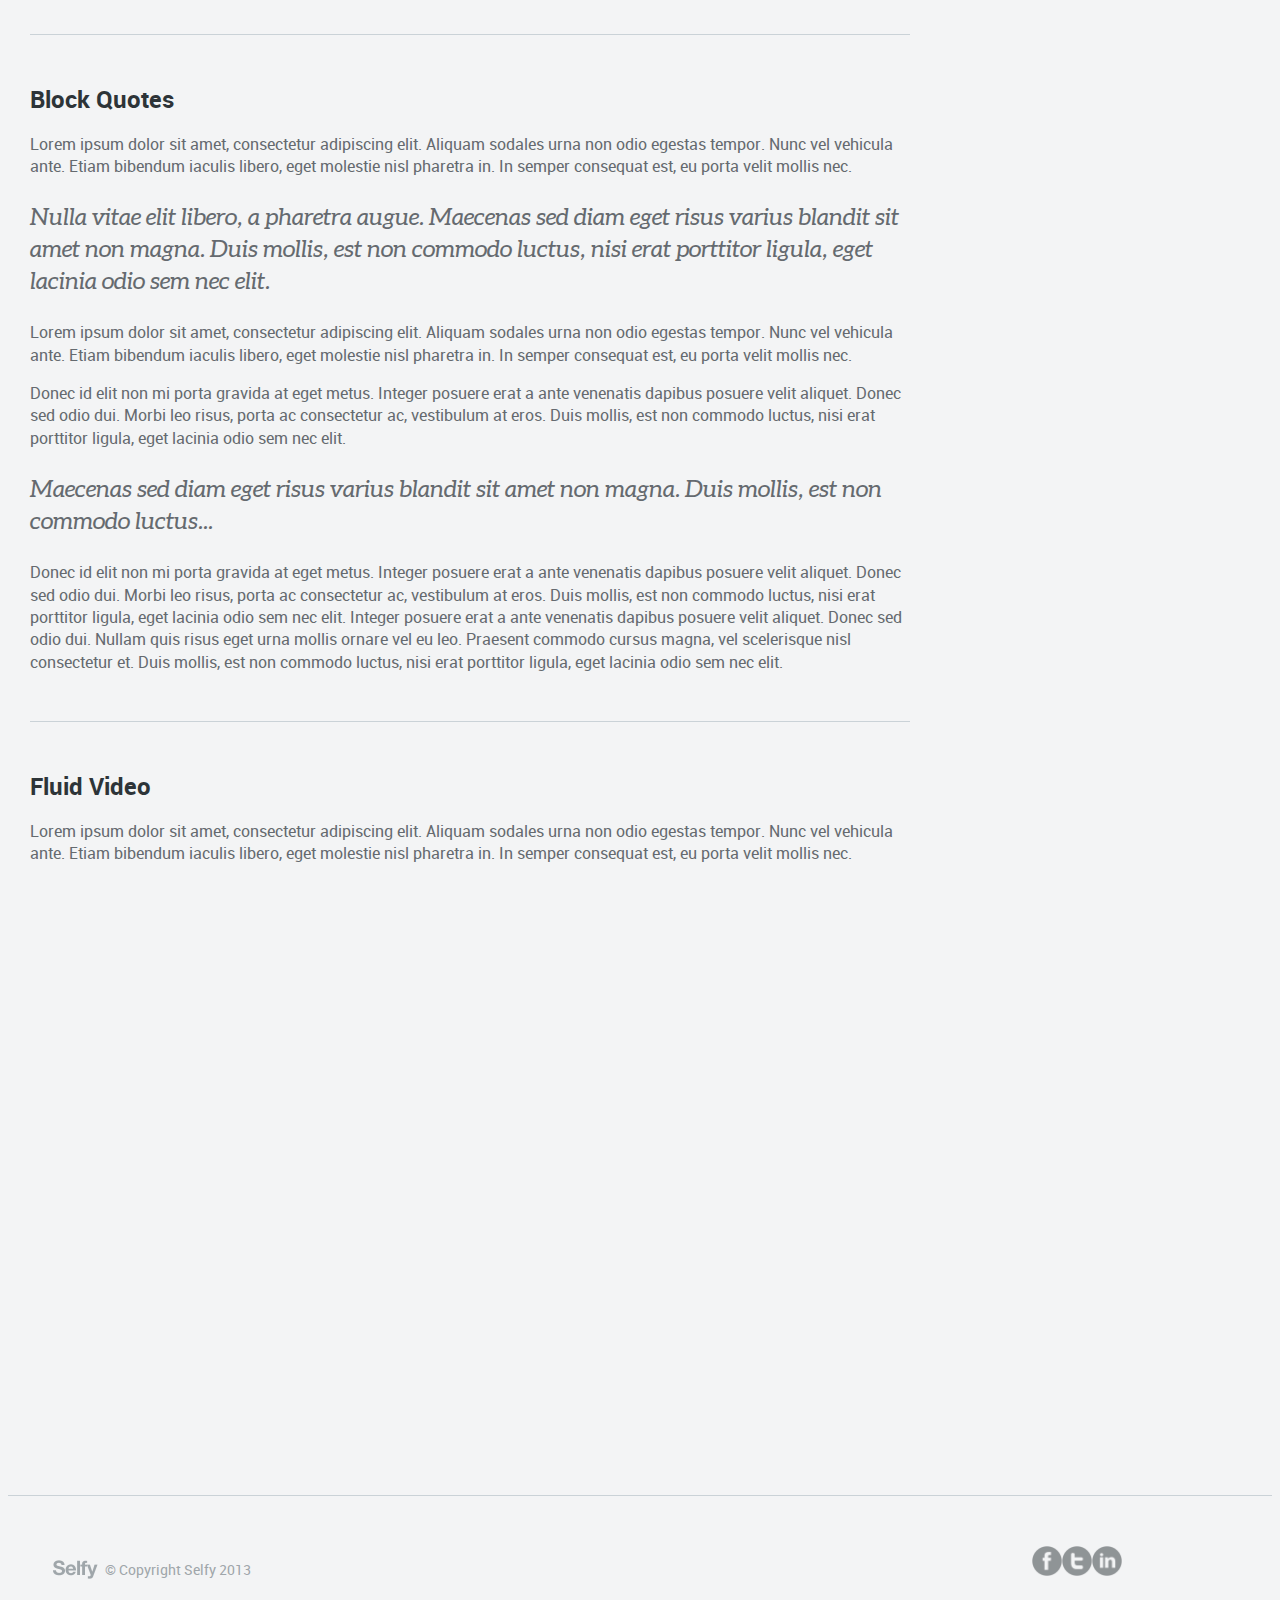
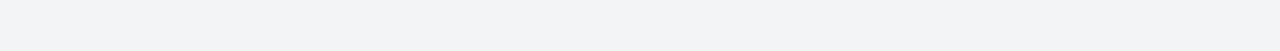
<file: LaboratorySix/styles.html>
<!DOCTYPE html>
<html lang="en">
<head>
    <meta charset="UTF-8">
    <meta http-equiv="X-UA-Compatible" content="IE=edge">
    <meta name="viewport" content="width=device-width, initial-scale=1.0">
    <title>Selfy</title>
    <link rel="stylesheet" href="stylestyle.css">
</head>
<body>
    <div id="head">
        <div id="top-part">
            <div id="image-grid">
                <img src="Images/logo@2x.png" alt="Selfy." id="logo">
            </div>
            <div id="menu-div">
                <select name="menu" id="menu" onchange="window.location=this.options[this.selectedIndex].value">
                    <option>Navigation</option>
                    <option value="index.html">Home</option>
                    <option value="about.html">About</option>
                    <option value="styles.html">Styles</option>
                    <option value="gallery.html">Gallery</option>
                    <option value="blog.html">Blog</option>
                    <option value="contact.html">Contact</option>
                </select> 
            </div>
            <div id="buttons-menu">
                <a href="index.html">
                    <div class="buttons-m">
                        <div class="button-menu">Home</div>
                    </div>
                </a>
                <a href="about.html">
                    <div class="buttons-m">
                        <div class="button-menu">About</div>
                    </div>
                </a>
                <a href="styles.html">
                    <div class="buttons-m">
                        <div class="button-menu">Styles</div>
                    </div>
                </a>
                <a href="gallery.html">
                    <div class="buttons-m">
                        <div class="button-menu">Gallery</div>
                    </div>
                </a>
                <a href="blog.html">
                    <div class="buttons-m">
                        <div class="button-menu">Blog</div>
                    </div>
                </a>
                <a href="contact.html">
                    <div class="buttons-m">
                        <div class="button-menu">Contact</div>
                    </div>
                </a>
            </div>
        </div>
    </div>
    <article>
        <div id="left">
            <div id="heading-one">
                <h1>Heading One<span class="dot symbol">.</span></h1>
            </div>
            <div id="heading-one-p1">
                <p>
                    Leading Text and pullout text style Donec id elit non mi porta gravida at eget metus. Nullam quis risus eget 
                    urna mollis ornare vel euleo. 
                </p>
            </div>
            <div id="heading-one-p2">
                <p>
                    Donec id elit non mi pSed posuere consectetur est at <a href="https://www.google.pl/">This is a link</a>. Nullam 
                    id dolor id nibh ultricies vehicula ut id elit. Fusce dapibus, tellus ac cursus commodo, tortor mauris condimentum nibh, 
                    <span class="highlight">Highlight span</span> ut fermentum massa justo sit ametrisus.
                </p>
            </div>
            <div id="heading-two">
                <h2>Heading Two<span class="dot symbol">.</span></h2>
            </div>
            <div id="heading-three">
                <h3>Heading Three<span class="dot symbol">.</span></h3>
            </div>
            <div id="heading-four">
                <h4>Heading Four <span class="highlight">Hightlight Span</span></h4>
            </div>
            <div id="heading-five">
                <h5 class="highlight">Heading Five</h5>
            </div>
            <div id="heading-six">
                <h6 class="highlight">Heading Six</h6>
            </div>
            <div id="bold-text">
                <p>
                    <b><strong>Bold Text Style Donec id elit non mi Sed posuere consectetur est at lobortis.</strong></b>
                </p>
            </div>
            <div id="italic-text">
                <p>
                    <em>Bold Text Style Donec id elit non mi Sed posuere consectetur est at lobortis.</em>
                </p>
            </div>
            <div id="link">
                <a href="#"><span class="symbol">g</span>More Link</a>
            </div>
            <div id="horizontal-rules">
                <h4>Horizontal Rules</h4>
            </div>
            <div class="hr-normal"></div>
            <div id="hr-dash"></div>
            <div id="hr-dot"></div>
            <div>
                <h4>Buttons Style</h4>
            </div>
            <div>
                <p>
                    Lorem ipsum dolor sit amet, consectetur adipiscing elit. Aliquam sodales <span class="highlight">Malaria</span>  non odio egestas tempor. 
                    Nunc vel vehicula ante. Etiam bibendum iaculis libero, eget molestie nisl pharetra in. In semper consequat est, eu porta velit mollisnec.
                </p>
            </div>
            <div id="buttons">
                <div id="button-one" class="buttons">
                    Regular Button
                </div>
                <div id="button-two" class="buttons">
                    Small Button
                </div>
                <div id="button-three" class="buttons">
                    Extra Small Button
                </div>
            </div>
            <div class="hr-normal"></div>
            <div>
                <h4>Images</h4>
            </div>
            <div id="images-table">
                <div class="image-div myImg" id="img-div0">
                    <img src="Images/mock-small.jpg" alt="mock" class="images">
                </div>
                <div id="img-div1">
                    <div class="image-div img-left myImg">
                        <img src="Images/mock.jpg" alt="mock" class="images">
                    </div>
                    <div class="image-div img-right myImg">
                        <img src="Images/mock3.jpg" alt="mock" class="images">
                    </div>
                </div>
                <div id="img-div2">
                    <div class="image-div img-left myImg">
                        <img src="Images/mock4.jpg" alt="mock" class="images">
                    </div>
                    <div class="image-div img-center myImg">
                        <img src="Images/mock5.jpg" alt="mock" class="images">
                    </div>
                    <div class="image-div img-right myImg">
                        <img src="Images/mock6.jpg" alt="mock" class="images">
                    </div> 
                </div>
            </div>
            
            <div>
                <p>
                    Lorem ipsum dolor sit amet, consectetur adipiscing elit. Aliquam sodales urna non odio egestas tempor. Nunc 
                    vel vehicula ante. Etiam bibendum iaculis libero, eget molestie nisl pharetra in. In semper consequat est, 
                    eu porta velit mollisnec.
                </p>
            </div>
            <div class="hr-normal"></div>
            <div>
                <h4>Table Style</h4>
            </div>
            <div>
                <p>
                    Lorem ipsum dolor sit amet, consectetur adipiscing elit. Aliquam sodales urna non odio egestas tempor. Nunc vel vehicula 
                    ante. Etiam bibendum iaculis libero, eget molestie nisl pharetra in. In semper consequat est, eu porta velit mollisnec.
                </p>
            </div>
            <div>
                <table>
                    <tr>
                        <th>No#</th>
                        <th>Size</th>
                        <th>Title</th>
                        <th>DOB</th>
                    </tr>
                    <tr>
                        <td class="darker-td">sell</td>
                        <td class="darker-td">sell</td>
                        <td class="darker-td">sell</td>
                        <td class="darker-td">sell</td>
                    </tr>
                    <tr>
                        <td>sell</td>
                        <td>sell</td>
                        <td>sell</td>
                        <td>sell</td>
                    </tr>
                    <tr>
                        <td class="darker-td">sell</td>
                        <td class="darker-td">sell</td>
                        <td class="darker-td">sell</td>
                        <td class="darker-td">sell</td>
                    </tr>
                    <tr>
                        <td>sell</td>
                        <td>sell</td>
                        <td>sell</td>
                        <td>sell</td>
                    </tr>
                </table>
            </div>
            <div>
                <h4>Form Style</h4>
            </div>
            <div>
                <p>
                    Lorem ipsum dolor sit amet, consectetur adipiscing elit. Aliquam sodales urna non odio egestas tempor. 
                    Nunc vel vehicula ante. Etiam bibendum iaculis libero, eget molestie nisl pharetra in. In semper consequat 
                    est, eu porta velit mollisnec.
                </p>
            </div>
            <div>
                <fieldset>
                <legend>Field Set</legend>
                <label for="placeholder">Label Style</label><br>
                <input type="text" id="placeholder" name="placeholder" placeholder="Placeholder"><br>
                <input type="text" placeholder="........"><br>
                <select name="" id="">
                   <option>Item One</option>
                   <option>Item Two</option>
                   <option>Item Three</option>
                </select><br>
                <textarea name="area" id="area" cols="30" rows="10"></textarea><br>
                <input type="checkbox" id="item-one" name="item-one" value="item-one">
                <label for="item-one">Item One</label><br>
                <input type="checkbox" id="item-two" name="item-two" value="item-two">
                <label for="item-two">Item Two</label><br>
                <br>
                <fieldset id="inner-field-set">
                    <legend>Inner Field Set</legend>
                    <input type="radio" id="like" name="like" value="like">
                    <label for="like"><b>like</b></label><br>
                    <input type="radio" id="what eva" name="what eva" value="what eva">
                    <label for="what eva"><b>what eva</b></label><br>
                    <input type="radio" id="dont-like" name="dont-like" value="dont-like">
                    <label for="dont-like"><b>don't like</b></label>
                </fieldset>
                <br>
                <br>
                <input type="button" name="button" class="buttons" value="Form Button">
            </fieldset> 
        </div>
        <div id="div-grid">
            <div id="row-one" class="div-grid-row">
                <div class="text-margin-right">
                    <h4>Column Halves</h4>
                    <p>
                        Lorem ipsum dolor sit amet, consectetur adipiscing elit. Aliquam sodales urna non odio egestas tempor. 
                        Nunc vel vehicula ante. Etiam bibendum iaculis libero, eget molestie nisl pharetra in. In semper consequat 
                        est, eu porta velit mollis nec.
                    </p>
                </div>
                <div>
                    <h4>Column Halves</h4>
                    <p>
                        Lorem ipsum dolor sit amet, consectetur adipiscing elit. Aliquam sodales urna non odio egestas tempor. 
                        Nunc vel vehicula ante. Etiam bibendum iaculis libero, eget molestie nisl pharetra in. In semper consequat 
                        est, eu porta velit mollis nec.
                    </p>
                </div>
            </div>
            <div id="row-two" class="div-grid-row">
                <div class="text-margin-right">
                    <h4>Column Thirds</h4>
                    <p>
                        Lorem ipsum dolor sit amet, consectetur adipiscing elit. Aliquam sodales urna non odio egestas tempor. 
                        Nunc vel vehicula ante. Etiam bibendum iaculis libero, eget molestie nisl pharetra in. In semper consequat 
                        est, eu porta velit mollis nec.
                    </p>
                </div>
                <div class="text-margin-right">
                    <h4>Column Thirds</h4>
                    <p>
                        Lorem ipsum dolor sit amet, consectetur adipiscing elit. Aliquam sodales urna non odio egestas tempor. 
                        Nunc vel vehicula ante. Etiam bibendum iaculis libero, eget molestie nisl pharetra in. In semper consequat 
                        est, eu porta velit mollis nec.
                    </p>
                </div>
                <div>
                    <h4>Column Thirds</h4>
                    <p>
                        Lorem ipsum dolor sit amet, consectetur adipiscing elit. Aliquam sodales urna non odio egestas tempor. 
                        Nunc vel vehicula ante. Etiam bibendum iaculis libero, eget molestie nisl pharetra in. In semper consequat 
                        est, eu porta velit mollis nec.
                    </p>
                </div>
            </div>
            <div id="row-fourths" class="div-grid-row">
                <div class="text-margin-right">
                    <h4>Column Fourths</h4>
                    <p>
                        Lorem ipsum dolor sit amet, consectetur adipiscing elit. Aliquam sodales urna non odio egestas tempor. 
                        Nunc vel vehicula ante. Etiam bibendum iaculis libero, eget molestie nisl pharetra in. In semper consequat 
                        est, eu porta velit mollis nec.
                    </p>
                </div>
                <div class="text-margin-right">
                    <h4>Column Fourths</h4>
                    <p>
                        Lorem ipsum dolor sit amet, consectetur adipiscing elit. Aliquam sodales urna non odio egestas tempor. 
                        Nunc vel vehicula ante. Etiam bibendum iaculis libero, eget molestie nisl pharetra in. In semper consequat 
                        est, eu porta velit mollis nec.
                    </p>
                </div>
                <div class="text-margin-right">
                    <h4>Column Fourths</h4>
                    <p>
                        Lorem ipsum dolor sit amet, consectetur adipiscing elit. Aliquam sodales urna non odio egestas tempor. 
                        Nunc vel vehicula ante. Etiam bibendum iaculis libero, eget molestie nisl pharetra in. In semper consequat 
                        est, eu porta velit mollis nec.
                    </p>
                </div>
                <div>
                    <h4>Column Fourths</h4>
                    <p>
                        Lorem ipsum dolor sit amet, consectetur adipiscing elit. Aliquam sodales urna non odio egestas tempor. 
                        Nunc vel vehicula ante. Etiam bibendum iaculis libero, eget molestie nisl pharetra in. In semper consequat 
                        est, eu porta velit mollis nec.
                    </p>
                </div>
            </div>
            <div id="row-fifth" class="div-grid-row">
                <div class="text-margin-right">
                    <h4>Column Fourths</h4>
                    <p>
                        Lorem ipsum dolor sit amet, consectetur adipiscing elit. Aliquam sodales urna non odio egestas tempor. 
                        Nunc vel vehicula ante. Etiam bibendum iaculis libero, eget molestie nisl pharetra in. In semper consequat 
                        est, eu porta velit mollis nec.
                    </p>
                </div>
                <div class="text-margin-right">
                    <h4>Column Fourths</h4>
                    <p>
                        Lorem ipsum dolor sit amet, consectetur adipiscing elit. Aliquam sodales urna non odio egestas tempor. 
                        Nunc vel vehicula ante. Etiam bibendum iaculis libero, eget molestie nisl pharetra in. In semper consequat 
                        est, eu porta velit mollis nec.
                    </p>
                </div>
                <div>
                    <h4>Column Half</h4>
                    <p>
                        Lorem ipsum dolor sit amet, consectetur adipiscing elit. Aliquam sodales urna non odio egestas tempor. 
                        Nunc vel vehicula ante. Etiam bibendum iaculis libero, eget molestie nisl pharetra in. In semper consequat 
                        est, eu porta velit mollis nec.
                    </p>
                    <p>
                        Lorem ipsum dolor sit amet, consectetur adipiscing elit. Aliquam sodales urna non odio egestas tempor. 
                        Nunc vel vehicula ante. Etiam bibendum iaculis libero, eget molestie nisl pharetra in. In semper consequat 
                        est, eu porta velit mollis nec.
                    </p>
                </div>
            </div>
            <div id="row-sixth" class="div-grid-row">
                <div class="text-margin-right">
                    <h4>Column Fourths</h4>
                    <p>
                        Lorem ipsum dolor sit amet, consectetur adipiscing elit. Aliquam sodales urna non odio egestas tempor. 
                        Nunc vel vehicula ante. Etiam bibendum iaculis libero, eget molestie nisl pharetra in. In semper consequat 
                        est, eu porta velit mollis nec.
                    </p>
                </div>
                <div>
                    <h4>Column Three Fourths</h4>
                    <p>
                        Lorem ipsum dolor sit amet, consectetur adipiscing elit. Aliquam sodales urna non odio egestas tempor. 
                        Nunc vel vehicula ante. Etiam bibendum iaculis libero, eget molestie nisl pharetra in. In semper consequat 
                        est, eu porta velit mollis nec.
                    </p>
                    <p>
                        Cras mattis consectetur purus sit amet fermentum. Maecenas sed diam eget risus varius blandit sit amet non 
                        magna. Nullam quis risus eget urna mollis ornare vel eu leo. Maecenas faucibus mollis interdum. Donec id 
                        elit non mi porta gravida at eget metus. Cras mattis consectetur purus sit amet fermentum. Maecenas sed 
                        diam eget risus varius blandit sit amet non magna. Nullam quis risus eget urna mollis ornare vel eu leo. 
                        Maecenas faucibus mollis interdum. Donec id elit non mi porta gravida at eget metus.
                    </p>
                </div>
            </div>
            <div id="row-seventh" class="div-grid-row">
                <div class="text-margin-right">
                    <h4>Column Two-Thirds</h4>
                    <p>
                        Lorem ipsum dolor sit amet, consectetur adipiscing elit. Aliquam sodales urna non odio egestas tempor. 
                        Nunc vel vehicula ante. Etiam bibendum iaculis libero, eget molestie nisl pharetra in. In semper consequat 
                        est, eu porta velit mollis nec. Lorem ipsum dolor sit amet, consectetur adipiscing elit. Aliquam sodales urna non odio egestas tempor. 
                        Nunc vel vehicula ante. Etiam bibendum iaculis libero, eget molestie nisl pharetra in. In semper consequat 
                        est, eu porta velit mollis nec.
                    </p>
                </div>
                <div>
                    <h4>Column Thirds</h4>
                    <p>
                        Lorem ipsum dolor sit amet, consectetur adipiscing elit. Aliquam sodales urna non odio egestas tempor. 
                        Nunc vel vehicula ante. Etiam bibendum iaculis libero, eget molestie nisl pharetra in. In semper consequat 
                        est, eu porta velit mollis nec.
                    </p>
                </div>
            </div>
        </div>
        <div class="hr-normal"></div>
        <div>
            <h4>Iframe Style</h4>
            <p>
                Lorem ipsum dolor sit amet, consectetur adipiscing elit. Aliquam sodales urna non odio egestas tempor. Nunc vel 
                vehicula ante. Etiam bibendum iaculis libero, eget molestie nisl pharetra in. In semper consequat est, eu porta 
                velit mollis nec. 
            </p>
            <iframe width="100%" height="550" frameborder="0" scrolling="no" id="iframe-border" marginheight="0" marginwidth="0" 
            src="https://www.google.com/maps?ie=UTF8&amp;ll=34.013538,-118.802719&amp;spn=0.03543,0.056691&amp;t=m&amp;z=15&amp;output=embed">
            </iframe>
            <p>
                <a href="https://www.google.com/maps/@34.013538,-118.802719,15z?source=embed" id="view-more"><span class="symbol">g</span> View Larger Map</a>
            </p>
        </div>
        <div class="hr-normal"></div>
        <div>
            <h4>Block Quotes</h4>
            <p>
                Lorem ipsum dolor sit amet, consectetur adipiscing elit. Aliquam sodales urna non odio egestas tempor. Nunc vel 
                vehicula ante. Etiam bibendum iaculis libero, eget molestie nisl pharetra in. In semper consequat est, eu porta 
                velit mollis nec.
            </p>
            <blockquote>
                Nulla vitae elit libero, a pharetra augue. Maecenas sed diam eget risus varius blandit sit amet non magna. Duis 
                mollis, est non commodo luctus, nisi erat porttitor ligula, eget lacinia odio sem nec elit. 
            </blockquote>
            <p>
                Lorem ipsum dolor sit amet, consectetur adipiscing elit. Aliquam sodales urna non odio egestas tempor. Nunc vel 
                vehicula ante. Etiam bibendum iaculis libero, eget molestie nisl pharetra in. In semper consequat est, eu porta 
                velit mollis nec.
            </p>
            <p>
                Donec id elit non mi porta gravida at eget metus. Integer posuere erat a ante venenatis dapibus posuere velit aliquet. 
                Donec sed odio dui. Morbi leo risus, porta ac consectetur ac, vestibulum at eros. Duis mollis, est non commodo luctus, 
                nisi erat porttitor ligula, eget lacinia odio sem nec elit.
            </p>
            <div id="bloskquote-div">
                <blockquote>
                    Maecenas sed diam eget risus varius blandit sit amet non magna. Duis mollis, est non commodo luctus...
                </blockquote>
                <p>
                    Donec id elit non mi porta gravida at eget metus. Integer posuere erat a ante venenatis dapibus posuere velit aliquet. 
                    Donec sed odio dui. Morbi leo risus, porta ac consectetur ac, vestibulum at eros. Duis mollis, est non commodo luctus, 
                    nisi erat porttitor ligula, eget lacinia odio sem nec elit. Integer posuere erat a ante venenatis dapibus posuere velit 
                    aliquet. Donec sed odio dui. Nullam quis risus eget urna mollis ornare vel eu leo. Praesent commodo cursus magna, vel 
                    scelerisque nisl consectetur et. Duis mollis, est non commodo luctus, nisi erat porttitor ligula, eget lacinia odio 
                    sem nec elit.
                </p>
            </div>
            
        </div>
        <div class="hr-normal"></div>
        <div>
            <h4>Fluid Video</h4>
            <p>
                Lorem ipsum dolor sit amet, consectetur adipiscing elit. Aliquam sodales urna non odio egestas tempor. Nunc vel 
                vehicula ante. Etiam bibendum iaculis libero, eget molestie nisl pharetra in. In semper consequat est, eu porta 
                velit mollis nec.
            </p>
        </div>
        <div class="video-div">
            <iframe src="http://player.vimeo.com/video/14074949?color=ffffff" frameborder="0" webkitallowfullscreen="" 
            mozallowfullscreen="" allowfullscreen="" id="fitvid740238"></iframe>
        </div>
        <div class="hr-normal"  id="last-hr"></div>
        </div>
        <div id="right">
            <div id="right-border">
                <h2>Sidebar Title<span class="dot symbol">.</span></h2>
                <ul>
                    <li>
                        Donec id elilit non mi porta gravida
                    </li>
                    <li>
                        Liamcorper nulla non metus auctor
                    </li>
                </ul>
                <ol>
                    <li>
                        Donec id elit non micsscasas
                    </li>
                    <li>
                        Acusvel augue laoreet rutrum
                    </li>
                </ol>
                <p>
                    Donec id elilit non mi porta gravida at eget metus. Donec ullamcorper nulla non metus auctor fringilla. Donec id 
                    elit non mi porta gravida at eget metus. Vivamus sagittis lacus vel augue laoreet rutrum faucibus dolor auctor.
                </p>
                <div class="image-div" id="image-div-last">
                    <img src="Images/smaller.png" alt="mock" class="images">
                </div>
            </div>
        </div>
        
    </article>
    <footer>
        <div id="logos">
            <div id="l1">
                <a href="https://www.google.pl/"><img src="Images/icon-facebook@2x.png" alt="facebook"></a>  
            </div>
            <div id="l2">
                <a href="https://www.google.pl/"><img src="Images/icon-twitter@2x.png" alt="twitter"></a>    
            </div>
            <div id="l3">
                <a href="https://www.google.pl/"><img src="Images/icon-linkedin@2x.png" alt="linkedin"></a>    
            </div>
        </div>
        <div id="copyright-div">
            <div id="c1">
                <img src="Images/logo-foot@2x.png" alt="Selfy">    
            </div>
            <div id="c2">
                <p>
				    © Copyright Selfy 2013
                </p>
            </div>
        </div>
    </footer>
</body>
</html>
</file>
<file: style.css>
div {
    position: absolute;
}
#a1 {
    background-color: lightgoldenrodyellow;
    top: 0;
    left: 0;
    right: 0;
    height: 10%;
}
#a2 {
    background-color: lightsteelblue;
    left: 0;
    top: 10%;
    bottom: 10%;
    width: 10%;
}
#a3 {
    background-color: lightgreen;
    top: 10%;
    right: 10%;
    left: 10%;
    bottom: 10%;
}
#a4 {
    background-color: darkslateblue;
    right: 0;
    top: 10%;
    bottom: 10%;
    width: 10%;
}
#a5 {
    background-color: lightslategrey;
    bottom: 0;
    left: 0;
    right: 0;
    height: 10%;
}
</file>
<file: LaboratoryFive/style.css>
body {
    padding: 0 0 0 0;
    background-color: #7d909b;
    font-family: Calibri;
    display: flex;
    flex-direction: column;
    justify-content: center;
    align-items: center;
}

html, body {
    height: 100%;
}
  
.full-height {
    height: 100%;
}

#squares{
    display: flex;
    flex-direction: row;
    justify-content: center;
    
}

.square {
    background-color: honeydew;
    margin: 10px 10px;
}
.title {
    border-bottom: grey solid 2px;
    padding: 5px  10px;
}
.title span {
    font-size: 2em;
    font-weight: bold;
}
.points {
    display: flex;
    flex-direction: row;
    align-items: center;
    padding: 2px 10px;
}

.point {
    background-color: black;
    width: 5px;
    height: 5px;
    margin: 0px 5px 0px 15px;
    border-radius: 50%;
}

.point-top {
    padding-top: 10px;
}
.point-bottom {
    padding-bottom: 15px;
}

.price {
    padding: 10px 0px 10px 0px;
    background-color: #b0dfe7;
    display: flex;
    justify-content: center;
}

#button {
    background-color: #b45050;
    margin-top: 40px;
    padding: 10px;
    border-radius: 25%;
    border: 2px solid wheat;
    color: wheat;
}
</file>
<file: LaboratoryFour/style.css>
body {
    display: flex;
    justify-content: space-around;
    margin: 0 0 0 0;
    font-family: Arial, sans-serif;
    font-size: 12px;
}

main {
    padding: 0 0 0 0;
    overflow: scroll;
}

menu {
    background-color: #252a3a;
    color: white;
    margin: 0 0 0 0;
    padding: 10px 0px 30px 20px;
}
.grey-text {
    color: #545469;
}
#menu-div {
    display: flex;
    justify-content: flex-end;
    padding-right: 10px;
    color: #1e64c0;
}
#compose-div {
    display: flex;
    justify-content: center;
}
#cd {
    padding: 8px 16px;
    margin: 16px;
    width: 50px;
    background-color: #1B98F8;
    border-radius: 20px;
}
#labels {
    text-transform: uppercase;
    font-size: 14px;
}
#menu-text {
    line-height: 2.2;
    margin-bottom: 7px;
}
#label-text {
    line-height: 2.2;
}
.rectangle {
    background-color: chartreuse;
    width: 10px;
    height: 10px;
    border-radius: 2px;
    margin-right: 10px;
    margin-top: 7px;
}

.rec-content {
    display: flex;
    flex-direction: row;
}
#yellow-rectangle {
    background-color: #ffee00;
}
#blue-rectangle {
    background-color: #26c5c5;
}
#green-rectangle {
    background-color: #0dd359;
}

section img {
    width: 42px;
    height: 42px;
    border-radius: 3px;
    margin-right: 8px;
}
.mail {
    display: flex;
    flex-direction: row;
    padding: 14px 16px;
    border-bottom: 1px solid #ebe5e5ce;
}
.nick {
    text-transform: uppercase;
    font-size: 13px;
    color: #999;
}
.title {
    font-size: 16px;
    font-weight: bold;
}
.mail-content {
    font-size: 13px;
    margin: 7px 0px;
}
#clicked-mail {
    background-color: #eee;
}
#important {
    border-left: 6px solid #1B98F8 ;
}
#important2 {
    border-left: 6px solid #1B98F8 ;
}

article {
    border-bottom: 1px solid #ebe5e5ce;
}
.article {
    padding: 30px 20px 5px 20px;
}
.article h1 {
    font-size: 30px;
    margin-bottom: 0px;
    margin-top: 0px;
}
#title-div {
    display: flex;
    flex-direction: row;
    padding-bottom: 15px;
}
#title-left {
    width: 50%;
}
#title-right {
    width: 50%;
    display: flex;
    flex-direction: row;
    justify-content: flex-end;
}
.article a {
    text-decoration: none;
    color: #1b98f8;
}
#date {
    color: #999;
}
#article-bottom {
    padding-bottom: 30px;
}
.button {
    margin-right: 20px;
    border: 1px solid #999;
    height: 25px;
    border-radius: 20px;
    display: flex;
    align-items: center;
    padding:  2px 10px;
    margin: 5px;
}

@media screen and (min-width: 640px) {
    main {
        display: flex;
        flex-direction: row;
    }
}

@media screen and (min-width: 768px) {
    
    #menu-div {
        visibility: hidden;
    }
    menu {
        padding-left: 0;
    }
    #menu-text {
        padding-left: 10px;
    }
    #label-text {
        padding-left: 10px;
    }
    section {
        width: 2500px;
    }
}

@media screen and (min-width: 992px) {
    #two-buttons {
        display: flex;
    }
}
</file>
<file: LaboratorySix/style.css>
body {
    padding: 0 0 0 0;
    margin: 0 0 0 0;
}

p {
    margin: 1em 0;
}

#head {
    position: relative;
}

#head::after {
    background: linear-gradient(rgba(168, 172, 180, 0.7), rgba(168, 172, 180, 0.7)), url("Images/masthead@2x.jpg");
    background-repeat: no-repeat;
    background-position: center;
    background-size: cover;
    content : "";
    display: block;
    position: absolute;
    top: 0;
    left: 0;
    width: 100%;
    height: 100%;
    z-index: -1;
}

#top-part {
    border-bottom: 1px solid #cad2d7;
    padding: 30px 0px 25px;
    margin: 0 20px;
    opacity: 1;
}

#logo {
    width: 131px;
}

#image-grid {
    display: grid;
    justify-content: center;
    padding: 0px 0px 20px;
}

#menu-div {
    display: grid;
    justify-content: center;
    margin: 8px 6px 9.6px 0px;
}

#menu {
    width: 93vw;
}

#menu-div select {
    height: 21px;
    max-width: 93vw;
    font-size: 1rem;
    overflow: hidden !important;
}

#h1-div {
    margin: 25px 0px 15px;  
}
#h1-div h1 {
    color: #fff;
    font-size: 72px;
    font-family: robotoblack;
}

#h3-div {
   margin: 25px 0px 14px; 
}
#h3-div h3 {
    color: #e2e2e2;
    font-size: 28px;
    font-family: aleoitalic;
}

#h5-div {
    margin: 25px 0px 12px;
}
#h5-div h5{
    color: #fff;
    font-size: 24px;
    font-family: robotoblack;
}

#text-div {
    max-width: 18px 0px;
    color: #fff;
    font-size: 18px;
    font-family: robotoregular;
}

#bottom-part {
    margin-right: 5%;
    margin-top: 18%;
    margin-left: 5%;
    padding-bottom: 50px;
    opacity: 1;
}

#text-div a {
    text-decoration: none;
    color: #3c4a52;
    font-family: 'robotobold';
}

article {
    padding: 25px 20px 50px 25px;
    background-color: #f3f4f5;
    line-height: 1.4;
}

.article-part {
    color: #656A6F;
    font-size: 16px;
    font-family: robotoregular;
    margin: 0px 0px 30px;
}

.article-part h2 {
    color: #2D3438;
    font-size: 36px;
    font-family: robotobold;
    margin: 15px 0px 18px;
}

.article-part p {
    margin: 16px 0px;
}

.article-part a {
    text-decoration: none;
    color: #3c4a52;
    font-family: 'robotobold';
}

.symbol {
    font-family: 'bulletsregular';
    color: #ffc000;
}

.dot {
    font-size: 56px;
    padding-left: 3px;
}

footer {
    background-color: #f3f4f5;
    border-top: 1px solid #cad2d7;
    color: #9FA6AA;
    font-family: robotoregular;
    font-size: 14px;
    padding: 50px 0px;
}

#logos {
    display: grid;
    grid-template-columns: 6fr 1fr 6fr;
}

#logos img {
    width: 30px;
    height: 30px;
    opacity: 0.5;
}

#l1 {
    display: flex;
    justify-content: flex-end;
}

#l2 {
    display: flex;
    justify-content: center;
}

#l3 {
    display: flex;
    justify-content: flex-start;
}

#copyright-div {
    display: grid;
    grid-template-columns: 2fr 3fr;
}

#copyright-div img {
    width: 45px;
    height: 19px;
}

#c1 {
    display: flex;
    justify-content: flex-end;
    align-items: center;
    padding-right: 7px;
}

#c2 {
    display: flex;
    justify-content: flex-start;
}

.buttons-m {
    color: #ffffff;
    border-radius: 3px;
    padding: .6em 1.2em;
    cursor: pointer;
    transition: 0.3s;
    margin: 0 5px;
}

.button-menu {
    color: #2d3438;
    font-family: robotobold;
    font-size: 20px;
    margin: 9px 5px;
    width: 50px;
    height: 6px;
    display: flex;
    align-items: center;
    justify-content: center;
}

.buttons-m:hover {
    background-color: #ffc000;
}

.button-menu:hover {
    color: #ffffff;
}

#buttons-menu {
    display: none;
}

@font-face {
    font-family: 'aleoitalic';
    src: url('font/aleo-italic-webfont.eot');
    src: url('font/aleo-italic-webfont.eot?#iefix') format('embedded-opentype'),
         url('font/aleo-italic-webfont.woff') format('woff'),
         url('font/aleo-italic-webfont.ttf') format('truetype'),
         url('font/aleo-italic-webfont.svg#aleoitalic') format('svg');
    font-weight: normal;
    font-style: normal;

}

@font-face {
    font-family: 'bulletsregular';
    src: url('font/bullets-webfont.eot');
    src: url('font/bullets-webfont.eot?#iefix') format('embedded-opentype'),
         url('font/bullets-webfont.woff') format('woff'),
         url('font/bullets-webfont.ttf') format('truetype'),
         url('font/bullets-webfont.svg#bulletsregular') format('svg');
    font-weight: normal;
    font-style: normal;

}

@font-face {
    font-family: 'robotoblack';
    src: url('font/roboto-black-webfont.eot');
    src: url('font/roboto-black-webfont.eot?#iefix') format('embedded-opentype'),
         url('font/roboto-black-webfont.woff') format('woff'),
         url('font/roboto-black-webfont.ttf') format('truetype'),
         url('font/roboto-black-webfont.svg#robotoblack') format('svg');
    font-weight: normal;
    font-style: normal;

}

@font-face {
    font-family: 'robotobold';
    src: url('font/roboto-bold-webfont.eot');
    src: url('font/roboto-bold-webfont.eot?#iefix') format('embedded-opentype'),
         url('font/roboto-bold-webfont.woff') format('woff'),
         url('font/roboto-bold-webfont.ttf') format('truetype'),
         url('font/roboto-bold-webfont.svg#robotobold') format('svg');
    font-weight: normal;
    font-style: normal;

}

@font-face {
    font-family: 'robotobold_condensed';
    src: url('font/roboto-boldcondensed-webfont.eot');
    src: url('font/roboto-boldcondensed-webfont.eot?#iefix') format('embedded-opentype'),
         url('font/roboto-boldcondensed-webfont.woff') format('woff'),
         url('font/roboto-boldcondensed-webfont.ttf') format('truetype'),
         url('font/roboto-boldcondensed-webfont.svg#robotobold_condensed') format('svg');
    font-weight: normal;
    font-style: normal;

}

@font-face {
    font-family: 'robotoitalic';
    src: url('font/roboto-italic-webfont.eot');
    src: url('font/roboto-italic-webfont.eot?#iefix') format('embedded-opentype'),
         url('font/roboto-italic-webfont.woff') format('woff'),
         url('font/roboto-italic-webfont.ttf') format('truetype'),
         url('font/roboto-italic-webfont.svg#robotoitalic') format('svg');
    font-weight: normal;
    font-style: normal;

}

@font-face {
    font-family: 'robotolight_italic';
    src: url('font/roboto-lightitalic-webfont.eot');
    src: url('font/roboto-lightitalic-webfont.eot?#iefix') format('embedded-opentype'),
         url('font/roboto-lightitalic-webfont.woff') format('woff'),
         url('font/roboto-lightitalic-webfont.ttf') format('truetype'),
         url('font/roboto-lightitalic-webfont.svg#robotolight_italic') format('svg');
    font-weight: normal;
    font-style: normal;

}

@font-face {
    font-family: 'robotoregular';
    src: url('font/roboto-regular-webfont.eot');
    src: url('font/roboto-regular-webfont.eot?#iefix') format('embedded-opentype'),
         url('font/roboto-regular-webfont.woff') format('woff'),
         url('font/roboto-regular-webfont.ttf') format('truetype'),
         url('font/roboto-regular-webfont.svg#robotoregular') format('svg');
    font-weight: normal;
    font-style: normal;

}


@media screen and (min-width: 768px) {
    
    #menu-div {
        display: none;
    }

    #buttons-menu {
        display: flex;
        flex-direction: row;
        justify-content: flex-end;
    }

    #buttons-menu a {
        text-decoration: none;
    }

    #image-grid {
        display: grid;
        justify-content: flex-start;
        margin-top: 25px;
        margin-left: 10px;
    }

    #bottom-part {
        display: grid;
        grid-template-columns: 1fr 1fr;
    }

    #head::after {
        background: url("Images/masthead@2x.jpg");
        background-repeat: no-repeat;
        background-position: center;
        background-size: cover;
        content : "";
        display: block;
        position: absolute;
        top: 0;
        left: 0;
        width: 100%;
        height: 100%;
        z-index: -1;
    }

    article {
        display: grid;
        grid-template-columns: 1fr 1fr 1fr;
    }

    footer {
        display: flex;
        flex-direction: row-reverse;
        justify-content: space-between;
    }

    #logos {
        justify-content: end;
    }

    .article-part {
        margin-left: 15px;
        margin-right: 15px;
    }
    
}

@media screen and (min-width: 1140px) {

    #top-part {
        display: grid;
        grid-template-columns: 1fr 1fr;
        align-items: center;
    }
}
</file>
<file: LaboratoryThree/style.css>
body {
    margin: 0;
    background-image: url(/LaboratoryThree/assets/tlo.png);
    display: flex;
    justify-content: center;
    align-items: center;
    min-height: 100vh;
}
main {
    width: 50vh;
    display: flex;
    flex-direction: column;
    justify-content: flex-start;
    margin-top: 100px;
    margin-bottom: 0;
    margin-left: auto;
    margin-right: auto;
}

header {
    display: flex;
    align-items: center;
    flex-direction: column;
    text-transform: uppercase;
    color: #807a7b;
}
header img {
    width: 200px;
}

#gallery {
    display: flex;
    flex-direction: column;
    margin-top: 20px;
    background-color: white;
    width: 500px;
    height: 500px;
    justify-content: space-evenly;
    
}

.row {
    display: flex;
    justify-content: space-evenly;
}

.photo {
    width: 100px;
}

#text-div {
    display: flex;
    justify-content: center;
    margin-top: 40px;
    flex-direction: column;
    align-items: center;
}

#subtitle {
    color: #ddd7cb;
    font-family: Calibri;
    margin-bottom: -1px;
}

#number {
    font-family: Calibri;
    font-style: italic;
}

#text-div span {
    font-family: Calibri;
    text-align: justify;
}

#lorem {
    border-top: 2px solid #414141;
    padding-top: 20px;
    line-height: 1.7em;
    color: #ddd7cb;
}

#mail {
    margin-top: 55px;
    margin-bottom: 55px;
}

#copyright {
    color: #414141;
    margin-bottom: 30px;
}

#text-div a {
    color: #ddd7cb;
    text-decoration: none;
    border-bottom: 2px dotted #ddd7cb;
}
</file>
<file: LaboratoryTwo/style.css>
body {
    margin: 0;
    font-family: Calibri;
}

#header-bar {
    height: 10px;
    background-color: #242e30;
}

#main {
    width: 1000px;
    margin: 0 auto;
}

#pretitle {
    display: flex;
    justify-content: space-between;
    border-bottom: 2px solid grey;
    padding-top: 10px;
    padding-bottom: 10px;
}

#d1-links {
    padding-top: 35px;
}

#d1-links a {
    text-transform: uppercase;
    text-decoration: none;
    color: #7cbfdf;
    padding-right: 25px;
}

#title {
    padding-top: 60px;
    text-align: center;
}

#title img {
    padding-bottom: 30px;
}

#title span {
    color: #7cbfdf;
    font-size: 30px;
}

#columns {
    display: flex;
    justify-content: space-between;
    padding-top: 50px;
    padding-bottom: 60px;
    border-bottom: 2px solid grey;
}

#circles {
    display: flex;
    justify-content: space-around;
    padding-top: 60px;
    padding-bottom: 80px;
    font-size: 30px;
    font-weight: bold;
    color: white;
}

.circle {
    display: flex;
    justify-content: center;
    align-items: center;
    width: 200px;
    height: 200px;
    background-color: #7cbfdf;
    border-radius: 50%;
    opacity: 0.7;
}

.circle:hover {
    opacity: 0.85;
}

#circle1 {
    margin-right: -20%;
}

#circle2 {
    margin-left: -35%;
    margin-right: -35%;
}

#circle3 {
    margin-left: -20%;
}

#columns-two {
    display: flex;
    justify-content: space-between;
    padding-bottom: 100px;
}

#columns-two img {
    width: 80px;
}

.lines {
   line-height: 30px; 
}

#column-two a {
    line-height: 30px;
    text-decoration: none;
    color: #7cbfdf;
}

#column-four a {
    text-decoration: none;
    color: #7cbfdf;
}

.title {
    border-bottom: 2px solid grey;
    padding-bottom: 20px;
}

#feet {
    height: 200px;
    background-color: #242e30;
    background-image: url(/LaboratoryTwo/assets/zabek.jpg);
    background-repeat: repeat-x;
    text-align: center;  
    padding-top: 50px;
}

.normal-text {
    color: gray;
}

.lighted-text {
    color: honeydew;
}
</file>
<file: LaboratorySix/aboutstyle.css>
body {
    padding: 0 0 0 0;
    background-color: #f3f4f5;
}

p {
    margin: 1em 0;
}

#top-part {
    border-bottom: 1px solid #cad2d7;
    padding: 30px 0px 25px;
    margin: 0 20px;
    opacity: 1;
}

#logo {
    width: 131px;
}

#image-grid {
    display: grid;
    justify-content: center;
    padding: 0px 0px 20px;
}

#menu-div {
    display: grid;
    justify-content: center;
    margin: 8px 6px 9.6px 0px;
}

#menu {
    width: 93vw;
}

#menu-div select {
    height: 21px;
    max-width: 93vw;
    font-size: 1rem;
    overflow: hidden !important;
}

article {
    display: grid;
    color: #656A6F;
    font-family: robotoregular;
    font-size: 16px;
    padding: 25px 0px 50px;
    margin: 0px 7px 20px 7px;
    line-height: 1.4;
}

article img {
    width: 95%;
}

#mock-div {
    display: flex;
    justify-content: center;
    margin: 16px 0px;
}

#mock {
    border: 7px solid #fff;
}

h1 {
    color: #2D3438;
    font-size: 66px;
    font-family: robotobold;
    margin: 0px;
}

#aboutme-title {
    margin: 18px 0px 8px 0px;
}

.symbol {
    font-family: 'bulletsregular';
    color: #ffc000;
}

.dot {
    font-size: 56px;
    padding-left: 3px;
}

#ap1 {
    color: #3C4A52;
    font-size: 24px;
    font-family: aleoitalic;
    margin: 0px 0px 10px;
}

#ap2 {
    color: #656A6F;
    font-size: 16px;
    font-family: robotoregular;
    margin: 0px 0px 15px;
}


footer {
    background-color: #f3f4f5;
    border-top: 1px solid #cad2d7;
    color: #9FA6AA;
    font-family: robotoregular;
    font-size: 14px;
    padding: 50px 0px;
}

#logos {
    display: grid;
    grid-template-columns: 6fr 1fr 6fr;
}

#logos img {
    width: 30px;
    height: 30px;
    opacity: 0.5;
}

#l1 {
    display: flex;
    justify-content: flex-end;
}

#l2 {
    display: flex;
    justify-content: center;
}

#l3 {
    display: flex;
    justify-content: flex-start;
}

#copyright-div {
    display: grid;
    grid-template-columns: 2fr 3fr;
}

#copyright-div img {
    width: 45px;
    height: 19px;
}

#c1 {
    display: flex;
    justify-content: flex-end;
    align-items: center;
    padding-right: 7px;
}

#c2 {
    display: flex;
    justify-content: flex-start;
}

.buttons-m {
    color: #ffffff;
    border-radius: 3px;
    padding: .6em 1.2em;
    cursor: pointer;
    transition: 0.3s;
    margin: 0 5px;
}

.button-menu {
    color: #2d3438;
    font-family: robotobold;
    font-size: 20px;
    margin: 9px 5px;
    width: 50px;
    height: 6px;
    display: flex;
    align-items: center;
    justify-content: center;
}

.buttons-m:hover {
    background-color: #ffc000;
}

.button-menu:hover {
    color: #ffffff;
}

#buttons-menu {
    display: none;
}

@font-face {
    font-family: 'aleoitalic';
    src: url('font/aleo-italic-webfont.eot');
    src: url('font/aleo-italic-webfont.eot?#iefix') format('embedded-opentype'),
         url('font/aleo-italic-webfont.woff') format('woff'),
         url('font/aleo-italic-webfont.ttf') format('truetype'),
         url('font/aleo-italic-webfont.svg#aleoitalic') format('svg');
    font-weight: normal;
    font-style: normal;

}

@font-face {
    font-family: 'bulletsregular';
    src: url('font/bullets-webfont.eot');
    src: url('font/bullets-webfont.eot?#iefix') format('embedded-opentype'),
         url('font/bullets-webfont.woff') format('woff'),
         url('font/bullets-webfont.ttf') format('truetype'),
         url('font/bullets-webfont.svg#bulletsregular') format('svg');
    font-weight: normal;
    font-style: normal;

}

@font-face {
    font-family: 'robotoblack';
    src: url('font/roboto-black-webfont.eot');
    src: url('font/roboto-black-webfont.eot?#iefix') format('embedded-opentype'),
         url('font/roboto-black-webfont.woff') format('woff'),
         url('font/roboto-black-webfont.ttf') format('truetype'),
         url('font/roboto-black-webfont.svg#robotoblack') format('svg');
    font-weight: normal;
    font-style: normal;

}

@font-face {
    font-family: 'robotobold';
    src: url('font/roboto-bold-webfont.eot');
    src: url('font/roboto-bold-webfont.eot?#iefix') format('embedded-opentype'),
         url('font/roboto-bold-webfont.woff') format('woff'),
         url('font/roboto-bold-webfont.ttf') format('truetype'),
         url('font/roboto-bold-webfont.svg#robotobold') format('svg');
    font-weight: normal;
    font-style: normal;

}

@font-face {
    font-family: 'robotobold_condensed';
    src: url('font/roboto-boldcondensed-webfont.eot');
    src: url('font/roboto-boldcondensed-webfont.eot?#iefix') format('embedded-opentype'),
         url('font/roboto-boldcondensed-webfont.woff') format('woff'),
         url('font/roboto-boldcondensed-webfont.ttf') format('truetype'),
         url('font/roboto-boldcondensed-webfont.svg#robotobold_condensed') format('svg');
    font-weight: normal;
    font-style: normal;

}

@font-face {
    font-family: 'robotoitalic';
    src: url('font/roboto-italic-webfont.eot');
    src: url('font/roboto-italic-webfont.eot?#iefix') format('embedded-opentype'),
         url('font/roboto-italic-webfont.woff') format('woff'),
         url('font/roboto-italic-webfont.ttf') format('truetype'),
         url('font/roboto-italic-webfont.svg#robotoitalic') format('svg');
    font-weight: normal;
    font-style: normal;

}

@font-face {
    font-family: 'robotolight_italic';
    src: url('font/roboto-lightitalic-webfont.eot');
    src: url('font/roboto-lightitalic-webfont.eot?#iefix') format('embedded-opentype'),
         url('font/roboto-lightitalic-webfont.woff') format('woff'),
         url('font/roboto-lightitalic-webfont.ttf') format('truetype'),
         url('font/roboto-lightitalic-webfont.svg#robotolight_italic') format('svg');
    font-weight: normal;
    font-style: normal;

}

@font-face {
    font-family: 'robotoregular';
    src: url('font/roboto-regular-webfont.eot');
    src: url('font/roboto-regular-webfont.eot?#iefix') format('embedded-opentype'),
         url('font/roboto-regular-webfont.woff') format('woff'),
         url('font/roboto-regular-webfont.ttf') format('truetype'),
         url('font/roboto-regular-webfont.svg#robotoregular') format('svg');
    font-weight: normal;
    font-style: normal;

}

@media screen and (min-width: 768px) {
    
    #menu-div {
        display: none;
    }

    #buttons-menu {
        display: flex;
        flex-direction: row;
        justify-content: flex-end;
    }

    #buttons-menu a {
        text-decoration: none;
    }

    #image-grid {
        display: grid;
        justify-content: flex-start;
        margin-top: 25px;
        margin-left: 10px;
    }

    footer {
        display: flex;
        flex-direction: row-reverse;
        justify-content: space-between;
    }

    #logos {
        justify-content: end;
    }

    #ap-2-3 {
        display: grid;
        grid-template-columns: 1fr 1fr;
    }

    #ap1 {
        margin-right: 200px;
        margin-left: 20px;
    }

    #ap2 {
        margin-right: 20px;
        margin-left: 20px;
    }

    #ap3 {
        margin-right: 20px;
        margin-left: 20px;
    }
}

@media screen and (min-width: 1140px) {

    #top-part {
        display: grid;
        grid-template-columns: 1fr 1fr;
        align-items: center;
    }
}
</file>
<file: LaboratorySix/blogstyle.css>
body {
    padding: 0 0 0 0;
    background-color: #f3f4f5;
}

p {
    margin: 1em 0;
}

#top-part {
    border-bottom: 1px solid #cad2d7;
    padding: 30px 0px 25px;
    margin: 0 20px;
    opacity: 1;
}

#logo {
    width: 131px;
}

#image-grid {
    display: grid;
    justify-content: center;
    padding: 0px 0px 20px;
}

#menu-div {
    display: grid;
    justify-content: center;
    margin: 8px 6px 9.6px 0px;
}

#menu {
    width: 93vw;
}

#menu-div select {
    height: 21px;
    max-width: 93vw;
    font-size: 1rem;
    overflow: hidden !important;
}

.symbol {
    font-family: 'bulletsregular';
    color: #ffc000;
}

.dot {
    font-size: 56px;
    padding-left: 3px;
}

article {
    color: #656A6F;
    font-size: 16px;
    font-family: robotoregular;
    padding: 25px 0px 50px;
    margin: 0px 10px 20px 7px;
    line-height: 1.4;
}

h1 {
    color: #2D3438;
    font-size: 66px;
    font-family: robotobold;
    margin: 0px;
    padding-bottom: 0px;
}

h2 {
    color: #2D3438;
    font-size: 36px;
    font-family: robotobold;
    margin: 0px 0px -17px 0px;
    padding: 0px;
}

h6 {
    font-size: 14px;
    font-family: robotobold;
    margin: 0px 0px 30px 0px;
    padding: 0px;
    color: #ffc000;
}

a {
    text-decoration: none;
    color: #3c4a52;
    font-family: robotobold;
}

.image-div {
    display: flex;
    justify-content: center;
    margin: 16px 0px;
}

.images {
    border: 7px solid #fff;
    width: 95%;
}

.hr-normal {
    border-top: 1px solid #cad2d7;
    margin: 48px 0px;
}

.italic-text {
    font-size: 24px;
    line-height: 32px;
    font-family: 'aleoitalic';
    margin: 0px 0px 24px;
}

.a-div {
    margin-bottom: 50px;
}

.myImg:hover {
    opacity: 0.5;
}

.myImg {
    cursor: pointer;
    transition: 0.3s;
}


footer {
    background-color: #f3f4f5;
    border-top: 1px solid #cad2d7;
    color: #9FA6AA;
    font-family: robotoregular;
    font-size: 14px;
    padding: 50px 0px;
}

#logos {
    display: grid;
    grid-template-columns: 6fr 1fr 6fr;
}

#logos img {
    width: 30px;
    height: 30px;
    opacity: 0.5;
}

#l1 {
    display: flex;
    justify-content: flex-end;
}

#l2 {
    display: flex;
    justify-content: center;
}

#l3 {
    display: flex;
    justify-content: flex-start;
}

#copyright-div {
    display: grid;
    grid-template-columns: 2fr 3fr;
}

#copyright-div img {
    width: 45px;
    height: 19px;
}

#c1 {
    display: flex;
    justify-content: flex-end;
    align-items: center;
    padding-right: 7px;
}

#c2 {
    display: flex;
    justify-content: flex-start;
}

.buttons-m {
    color: #ffffff;
    border-radius: 3px;
    padding: .6em 1.2em;
    cursor: pointer;
    transition: 0.3s;
    margin: 0 5px;
}

.button-menu {
    color: #2d3438;
    font-family: robotobold;
    font-size: 20px;
    margin: 9px 5px;
    width: 50px;
    height: 6px;
    display: flex;
    align-items: center;
    justify-content: center;
}

.buttons-m:hover {
    background-color: #ffc000;
}

.button-menu:hover {
    color: #ffffff;
}

#buttons-menu {
    display: none;
}


@font-face {
    font-family: 'aleoitalic';
    src: url('font/aleo-italic-webfont.eot');
    src: url('font/aleo-italic-webfont.eot?#iefix') format('embedded-opentype'),
         url('font/aleo-italic-webfont.woff') format('woff'),
         url('font/aleo-italic-webfont.ttf') format('truetype'),
         url('font/aleo-italic-webfont.svg#aleoitalic') format('svg');
    font-weight: normal;
    font-style: normal;

}

@font-face {
    font-family: 'bulletsregular';
    src: url('font/bullets-webfont.eot');
    src: url('font/bullets-webfont.eot?#iefix') format('embedded-opentype'),
         url('font/bullets-webfont.woff') format('woff'),
         url('font/bullets-webfont.ttf') format('truetype'),
         url('font/bullets-webfont.svg#bulletsregular') format('svg');
    font-weight: normal;
    font-style: normal;

}

@font-face {
    font-family: 'robotoblack';
    src: url('font/roboto-black-webfont.eot');
    src: url('font/roboto-black-webfont.eot?#iefix') format('embedded-opentype'),
         url('font/roboto-black-webfont.woff') format('woff'),
         url('font/roboto-black-webfont.ttf') format('truetype'),
         url('font/roboto-black-webfont.svg#robotoblack') format('svg');
    font-weight: normal;
    font-style: normal;

}

@font-face {
    font-family: 'robotobold';
    src: url('font/roboto-bold-webfont.eot');
    src: url('font/roboto-bold-webfont.eot?#iefix') format('embedded-opentype'),
         url('font/roboto-bold-webfont.woff') format('woff'),
         url('font/roboto-bold-webfont.ttf') format('truetype'),
         url('font/roboto-bold-webfont.svg#robotobold') format('svg');
    font-weight: normal;
    font-style: normal;

}

@font-face {
    font-family: 'robotobold_condensed';
    src: url('font/roboto-boldcondensed-webfont.eot');
    src: url('font/roboto-boldcondensed-webfont.eot?#iefix') format('embedded-opentype'),
         url('font/roboto-boldcondensed-webfont.woff') format('woff'),
         url('font/roboto-boldcondensed-webfont.ttf') format('truetype'),
         url('font/roboto-boldcondensed-webfont.svg#robotobold_condensed') format('svg');
    font-weight: normal;
    font-style: normal;

}

@font-face {
    font-family: 'robotoitalic';
    src: url('font/roboto-italic-webfont.eot');
    src: url('font/roboto-italic-webfont.eot?#iefix') format('embedded-opentype'),
         url('font/roboto-italic-webfont.woff') format('woff'),
         url('font/roboto-italic-webfont.ttf') format('truetype'),
         url('font/roboto-italic-webfont.svg#robotoitalic') format('svg');
    font-weight: normal;
    font-style: normal;

}

@font-face {
    font-family: 'robotolight_italic';
    src: url('font/roboto-lightitalic-webfont.eot');
    src: url('font/roboto-lightitalic-webfont.eot?#iefix') format('embedded-opentype'),
         url('font/roboto-lightitalic-webfont.woff') format('woff'),
         url('font/roboto-lightitalic-webfont.ttf') format('truetype'),
         url('font/roboto-lightitalic-webfont.svg#robotolight_italic') format('svg');
    font-weight: normal;
    font-style: normal;

}

@font-face {
    font-family: 'robotoregular';
    src: url('font/roboto-regular-webfont.eot');
    src: url('font/roboto-regular-webfont.eot?#iefix') format('embedded-opentype'),
         url('font/roboto-regular-webfont.woff') format('woff'),
         url('font/roboto-regular-webfont.ttf') format('truetype'),
         url('font/roboto-regular-webfont.svg#robotoregular') format('svg');
    font-weight: normal;
    font-style: normal;

}

@media screen and (min-width: 768px) {
    
    #menu-div {
        display: none;
    }

    #buttons-menu {
        display: flex;
        flex-direction: row;
        justify-content: flex-end;
    }

    #buttons-menu a {
        text-decoration: none;
    }

    #image-grid {
        display: grid;
        justify-content: flex-start;
        margin-top: 25px;
        margin-left: 10px;
    }

    footer {
        display: flex;
        flex-direction: row-reverse;
        justify-content: space-between;
    }

    #logos {
        justify-content: end;
    }

    .post {
        display: grid;
        grid-template-columns: 1fr 2fr;
    }

    .text-div {
        margin-right: 50px;
        margin-left: 20px;
    }
}

@media screen and (min-width: 1140px) {

    #top-part {
        display: grid;
        grid-template-columns: 1fr 1fr;
        align-items: center;
    }
}
</file>
<file: LaboratorySix/contactstyle.css>
body {
    padding: 0 0 0 0;
    background-color: #f3f4f5;
}

p {
    margin: 1em 0;
}

#top-part {
    border-bottom: 1px solid #cad2d7;
    padding: 30px 0px 25px;
    margin: 0 20px;
    opacity: 1;
}

#logo {
    width: 131px;
}

#image-grid {
    display: grid;
    justify-content: center;
    padding: 0px 0px 20px;
}

#menu-div {
    display: grid;
    justify-content: center;
    margin: 8px 6px 9.6px 0px;
}

#menu {
    width: 93vw;
}

#menu-div select {
    height: 21px;
    max-width: 93vw;
    font-size: 1rem;
    overflow: hidden !important;
}

.symbol {
    font-family: 'bulletsregular';
    color: #ffc000;
}

.dot {
    font-size: 56px;
    padding-left: 3px;
}

article {
    color: #656A6F;
    font-size: 16px;
    font-family: robotoregular;
    padding: 25px 0px 50px;
    margin: 0px 10px 20px 7px;
    line-height: 1.4;
}

h1 {
    color: #2D3438;
    font-size: 66px;
    font-family: robotobold;
    margin: 0px;
    padding-bottom: 0px;
}

h2 {
    color: #2D3438;
    font-size: 36px;
    font-family: robotobold;
    margin: 0px 0px -17px 0px;
    padding: 0px;
}

h6 {
    font-size: 14px;
    font-family: robotobold;
    margin: 0px 0px 30px 0px;
    padding: 0px;
    color: #ffc000;
}

a {
    text-decoration: none;
    color: #3c4a52;
    font-family: robotobold;
}

.image-div {
    display: flex;
    justify-content: center;
    margin: 16px 0px;
}

.images {
    border: 7px solid #fff;
    width: 95%;
}

.hr-normal {
    border-top: 1px solid #cad2d7;
    margin: 48px 0px;
}

.italic-text {
    font-size: 24px;
    line-height: 32px;
    font-family: 'aleoitalic';
    margin: 0px 0px 24px;
}

.a-div {
    margin-bottom: 50px;
}

ul {
    list-style: none;
    margin-left: 0;
    padding-left: 0;
}

li {
    padding-left: 1em;
    text-indent: -1em;
}

ul li {
    position: relative;
    list-style: none;
    padding-top: 3px;
    padding-bottom: 5px;
    padding-left: 20px;
}
  
ul li:before {
    content: "g";
    font-family: 'bulletsregular';
    font-size: 16px;
    left: 3px;
    top: 6px;
    color: #ffc000;
}

.special-link:hover {
    color: #ffc000;
}

.special-link {
    cursor: pointer;
    transition: 0.3s;
    font-family: robotoregular;
    color: #656a6f;
}

#special-text {
    font-family: 'robotobold';
    font-weight: normal;
}

.buttons {
    background-color: #ffc000;
    color: #ffffff;
    border-radius: 3px;
    padding: .6em 1.2em;
    cursor: pointer;
    transition: 0.3s;
}

.buttons:hover {
    background-color: #656a6f;
}

textarea {
    width: 96%;
    height: 140px;
    resize: none;
    outline: none;
    font-size: 100%;
    padding: 10px 2%;
    margin: 0;
    margin-bottom: 10px;
    border: 1px solid #dde1e5;
    font-family: aleoitalic;
    color: #969ca5;
}

input[type=text] {
    border: 1px solid #dde1e5;
    background: #ffffff;
    padding: 10px 2%;
    font-family: aleoitalic;
    color: #969ca5;
    border-radius: 3px;
    outline: none;
    margin-bottom: 1em;
    resize: none;
    width: 68%;
    height: 25px;
}


#button-one {
    font-size: 18px;
    margin: 9px 5px;
    width: 125px;
    height: 26px;
}

#contact-area {
    display: flex;
    flex-direction: column;
}


footer {
    background-color: #f3f4f5;
    border-top: 1px solid #cad2d7;
    color: #9FA6AA;
    font-family: robotoregular;
    font-size: 14px;
    padding: 50px 0px;
}

#logos {
    display: grid;
    grid-template-columns: 6fr 1fr 6fr;
}

#logos img {
    width: 30px;
    height: 30px;
    opacity: 0.5;
}

#l1 {
    display: flex;
    justify-content: flex-end;
}

#l2 {
    display: flex;
    justify-content: center;
}

#l3 {
    display: flex;
    justify-content: flex-start;
}

#copyright-div {
    display: grid;
    grid-template-columns: 2fr 3fr;
}

#copyright-div img {
    width: 45px;
    height: 19px;
}

#c1 {
    display: flex;
    justify-content: flex-end;
    align-items: center;
    padding-right: 7px;
}

#c2 {
    display: flex;
    justify-content: flex-start;
}

.buttons-m {
    color: #ffffff;
    border-radius: 3px;
    padding: .6em 1.2em;
    cursor: pointer;
    transition: 0.3s;
    margin: 0 5px;
}

.button-menu {
    color: #2d3438;
    font-family: robotobold;
    font-size: 20px;
    margin: 9px 5px;
    width: 50px;
    height: 6px;
    display: flex;
    align-items: center;
    justify-content: center;
}

.buttons-m:hover {
    background-color: #ffc000;
}

.button-menu:hover {
    color: #ffffff;
}

#buttons-menu {
    display: none;
}


@font-face {
    font-family: 'aleoitalic';
    src: url('font/aleo-italic-webfont.eot');
    src: url('font/aleo-italic-webfont.eot?#iefix') format('embedded-opentype'),
         url('font/aleo-italic-webfont.woff') format('woff'),
         url('font/aleo-italic-webfont.ttf') format('truetype'),
         url('font/aleo-italic-webfont.svg#aleoitalic') format('svg');
    font-weight: normal;
    font-style: normal;

}

@font-face {
    font-family: 'bulletsregular';
    src: url('font/bullets-webfont.eot');
    src: url('font/bullets-webfont.eot?#iefix') format('embedded-opentype'),
         url('font/bullets-webfont.woff') format('woff'),
         url('font/bullets-webfont.ttf') format('truetype'),
         url('font/bullets-webfont.svg#bulletsregular') format('svg');
    font-weight: normal;
    font-style: normal;

}

@font-face {
    font-family: 'robotoblack';
    src: url('font/roboto-black-webfont.eot');
    src: url('font/roboto-black-webfont.eot?#iefix') format('embedded-opentype'),
         url('font/roboto-black-webfont.woff') format('woff'),
         url('font/roboto-black-webfont.ttf') format('truetype'),
         url('font/roboto-black-webfont.svg#robotoblack') format('svg');
    font-weight: normal;
    font-style: normal;

}

@font-face {
    font-family: 'robotobold';
    src: url('font/roboto-bold-webfont.eot');
    src: url('font/roboto-bold-webfont.eot?#iefix') format('embedded-opentype'),
         url('font/roboto-bold-webfont.woff') format('woff'),
         url('font/roboto-bold-webfont.ttf') format('truetype'),
         url('font/roboto-bold-webfont.svg#robotobold') format('svg');
    font-weight: normal;
    font-style: normal;

}

@font-face {
    font-family: 'robotobold_condensed';
    src: url('font/roboto-boldcondensed-webfont.eot');
    src: url('font/roboto-boldcondensed-webfont.eot?#iefix') format('embedded-opentype'),
         url('font/roboto-boldcondensed-webfont.woff') format('woff'),
         url('font/roboto-boldcondensed-webfont.ttf') format('truetype'),
         url('font/roboto-boldcondensed-webfont.svg#robotobold_condensed') format('svg');
    font-weight: normal;
    font-style: normal;

}

@font-face {
    font-family: 'robotoitalic';
    src: url('font/roboto-italic-webfont.eot');
    src: url('font/roboto-italic-webfont.eot?#iefix') format('embedded-opentype'),
         url('font/roboto-italic-webfont.woff') format('woff'),
         url('font/roboto-italic-webfont.ttf') format('truetype'),
         url('font/roboto-italic-webfont.svg#robotoitalic') format('svg');
    font-weight: normal;
    font-style: normal;

}

@font-face {
    font-family: 'robotolight_italic';
    src: url('font/roboto-lightitalic-webfont.eot');
    src: url('font/roboto-lightitalic-webfont.eot?#iefix') format('embedded-opentype'),
         url('font/roboto-lightitalic-webfont.woff') format('woff'),
         url('font/roboto-lightitalic-webfont.ttf') format('truetype'),
         url('font/roboto-lightitalic-webfont.svg#robotolight_italic') format('svg');
    font-weight: normal;
    font-style: normal;

}

@font-face {
    font-family: 'robotoregular';
    src: url('font/roboto-regular-webfont.eot');
    src: url('font/roboto-regular-webfont.eot?#iefix') format('embedded-opentype'),
         url('font/roboto-regular-webfont.woff') format('woff'),
         url('font/roboto-regular-webfont.ttf') format('truetype'),
         url('font/roboto-regular-webfont.svg#robotoregular') format('svg');
    font-weight: normal;
    font-style: normal;

}

@media screen and (min-width: 768px) {
    
    #menu-div {
        display: none;
    }

    #buttons-menu {
        display: flex;
        flex-direction: row;
        justify-content: flex-end;
    }

    #buttons-menu a {
        text-decoration: none;
    }

    #image-grid {
        display: grid;
        justify-content: flex-start;
        margin-top: 25px;
        margin-left: 10px;
    }

    footer {
        display: flex;
        flex-direction: row-reverse;
        justify-content: space-between;
    }

    #logos {
        justify-content: end;
    }

    #border-left {
        border-left: 1px solid #cad2d7;
        padding-left: 20px;
        margin-left: 20px;
    }

    article {
        display: grid;
        grid-template-columns: 3fr 1fr;
    }
}

@media screen and (min-width: 1140px) {

    #top-part {
        display: grid;
        grid-template-columns: 1fr 1fr;
        align-items: center;
    }
}
</file>
<file: LaboratorySix/gallerystyle.css>
body {
    padding: 0 0 0 0;
    background-color: #f3f4f5;
}

p {
    margin: 1em 0;
}

#top-part {
    border-bottom: 1px solid #cad2d7;
    padding: 30px 0px 25px;
    margin: 0 20px;
    opacity: 1;
}

#logo {
    width: 131px;
}

#image-grid {
    display: grid;
    justify-content: center;
    padding: 0px 0px 20px;
}

#menu-div {
    display: grid;
    justify-content: center;
    margin: 8px 6px 9.6px 0px;
}

#menu {
    width: 93vw;
}

#menu-div select {
    height: 21px;
    max-width: 93vw;
    font-size: 1rem;
    overflow: hidden !important;
}

.symbol {
    font-family: 'bulletsregular';
    color: #ffc000;
}

.dot {
    font-size: 56px;
    padding-left: 3px;
}

article {
    color: #656A6F;
    font-size: 16px;
    font-family: robotoregular;
    padding: 25px 0px 50px;
    margin: 0px 10px 20px 7px;
    line-height: 1.4;
}

h1 {
    color: #2D3438;
    font-size: 66px;
    font-family: robotobold;
    margin: 0px;
}

h2 {
    color: #2D3438;
    font-size: 36px;
    font-family: robotobold;
    margin: 0px;
    padding: 0px;
}

a {
    text-decoration: none;
    color: #3c4a52;
    font-family: robotobold;
}

.image-div {
    display: flex;
    justify-content: center;
    margin: 16px 0px;
}

.images {
    border: 7px solid #fff;
    width: 95%;
}

.hr-normal {
    border-top: 1px solid #cad2d7;
    margin: 48px 0px;
}

.italic-text {
    font-size: 24px;
    line-height: 32px;
    font-family: 'aleoitalic';
    margin: 0px 0px 24px;
}

#a-div {
    margin-bottom: 50px;
}

.myImg:hover {
    opacity: 0.5;
}

.myImg {
    cursor: pointer;
    transition: 0.3s;
}

.lightbox {
    background-color: rgba(0, 0, 0, 0.6);
    position: absolute;
    top: 0;
    left: 0;
    width: 100%;
    height: 100%;
    justify-content: center;
    align-items: center;
    display: none;
}

.lightbox-visible {
    display: flex;
}

.lightbox-image {
    width: 70vw;
}

.x-button {
    display: flex;
    justify-content: flex-end;
    padding-bottom: 10px;
}

.x-div {
    background-color: #f3f4f5;
    width: 20px;
    height: 20px;
    border-radius: 50%;
    display: grid;
    justify-items: center;
    align-self: center;
    place-self: center;
}


footer {
    background-color: #f3f4f5;
    border-top: 1px solid #cad2d7;
    color: #9FA6AA;
    font-family: robotoregular;
    font-size: 14px;
    padding: 50px 0px;
}

#logos {
    display: grid;
    grid-template-columns: 6fr 1fr 6fr;
}

#logos img {
    width: 30px;
    height: 30px;
    opacity: 0.5;
}

#l1 {
    display: flex;
    justify-content: flex-end;
}

#l2 {
    display: flex;
    justify-content: center;
}

#l3 {
    display: flex;
    justify-content: flex-start;
}

#copyright-div {
    display: grid;
    grid-template-columns: 2fr 3fr;
}

#copyright-div img {
    width: 45px;
    height: 19px;
}

#c1 {
    display: flex;
    justify-content: flex-end;
    align-items: center;
    padding-right: 7px;
}

#c2 {
    display: flex;
    justify-content: flex-start;
}

.buttons-m {
    color: #ffffff;
    border-radius: 3px;
    padding: .6em 1.2em;
    cursor: pointer;
    transition: 0.3s;
    margin: 0 5px;
}

.button-menu {
    color: #2d3438;
    font-family: robotobold;
    font-size: 20px;
    margin: 9px 5px;
    width: 50px;
    height: 6px;
    display: flex;
    align-items: center;
    justify-content: center;
}

.buttons-m:hover {
    background-color: #ffc000;
}

.button-menu:hover {
    color: #ffffff;
}

#buttons-menu {
    display: none;
}


@font-face {
    font-family: 'aleoitalic';
    src: url('font/aleo-italic-webfont.eot');
    src: url('font/aleo-italic-webfont.eot?#iefix') format('embedded-opentype'),
         url('font/aleo-italic-webfont.woff') format('woff'),
         url('font/aleo-italic-webfont.ttf') format('truetype'),
         url('font/aleo-italic-webfont.svg#aleoitalic') format('svg');
    font-weight: normal;
    font-style: normal;

}

@font-face {
    font-family: 'bulletsregular';
    src: url('font/bullets-webfont.eot');
    src: url('font/bullets-webfont.eot?#iefix') format('embedded-opentype'),
         url('font/bullets-webfont.woff') format('woff'),
         url('font/bullets-webfont.ttf') format('truetype'),
         url('font/bullets-webfont.svg#bulletsregular') format('svg');
    font-weight: normal;
    font-style: normal;

}

@font-face {
    font-family: 'robotoblack';
    src: url('font/roboto-black-webfont.eot');
    src: url('font/roboto-black-webfont.eot?#iefix') format('embedded-opentype'),
         url('font/roboto-black-webfont.woff') format('woff'),
         url('font/roboto-black-webfont.ttf') format('truetype'),
         url('font/roboto-black-webfont.svg#robotoblack') format('svg');
    font-weight: normal;
    font-style: normal;

}

@font-face {
    font-family: 'robotobold';
    src: url('font/roboto-bold-webfont.eot');
    src: url('font/roboto-bold-webfont.eot?#iefix') format('embedded-opentype'),
         url('font/roboto-bold-webfont.woff') format('woff'),
         url('font/roboto-bold-webfont.ttf') format('truetype'),
         url('font/roboto-bold-webfont.svg#robotobold') format('svg');
    font-weight: normal;
    font-style: normal;

}

@font-face {
    font-family: 'robotobold_condensed';
    src: url('font/roboto-boldcondensed-webfont.eot');
    src: url('font/roboto-boldcondensed-webfont.eot?#iefix') format('embedded-opentype'),
         url('font/roboto-boldcondensed-webfont.woff') format('woff'),
         url('font/roboto-boldcondensed-webfont.ttf') format('truetype'),
         url('font/roboto-boldcondensed-webfont.svg#robotobold_condensed') format('svg');
    font-weight: normal;
    font-style: normal;

}

@font-face {
    font-family: 'robotoitalic';
    src: url('font/roboto-italic-webfont.eot');
    src: url('font/roboto-italic-webfont.eot?#iefix') format('embedded-opentype'),
         url('font/roboto-italic-webfont.woff') format('woff'),
         url('font/roboto-italic-webfont.ttf') format('truetype'),
         url('font/roboto-italic-webfont.svg#robotoitalic') format('svg');
    font-weight: normal;
    font-style: normal;

}

@font-face {
    font-family: 'robotolight_italic';
    src: url('font/roboto-lightitalic-webfont.eot');
    src: url('font/roboto-lightitalic-webfont.eot?#iefix') format('embedded-opentype'),
         url('font/roboto-lightitalic-webfont.woff') format('woff'),
         url('font/roboto-lightitalic-webfont.ttf') format('truetype'),
         url('font/roboto-lightitalic-webfont.svg#robotolight_italic') format('svg');
    font-weight: normal;
    font-style: normal;

}

@font-face {
    font-family: 'robotoregular';
    src: url('font/roboto-regular-webfont.eot');
    src: url('font/roboto-regular-webfont.eot?#iefix') format('embedded-opentype'),
         url('font/roboto-regular-webfont.woff') format('woff'),
         url('font/roboto-regular-webfont.ttf') format('truetype'),
         url('font/roboto-regular-webfont.svg#robotoregular') format('svg');
    font-weight: normal;
    font-style: normal;

}

@media screen and (min-width: 768px) {
    
    #menu-div {
        display: none;
    }

    #buttons-menu {
        display: flex;
        flex-direction: row;
        justify-content: flex-end;
    }

    #buttons-menu a {
        text-decoration: none;
    }

    #image-grid {
        display: grid;
        justify-content: flex-start;
        margin-top: 25px;
        margin-left: 10px;
    }

    footer {
        display: flex;
        flex-direction: row-reverse;
        justify-content: space-between;
    }

    #logos {
        justify-content: end;
    }

    .gallery-style {
        display: grid;
        grid-template-columns: 1fr 2fr;
    }

    .gallery-one {
        display: grid;
        grid-template-columns: 1fr 1fr;
    }

    .margin-right {
        margin-right: 20px;
    }

    #gallery-two-row-one {
        display: grid;
        grid-template-columns: 1fr;
    }

    #gallery-two-row-two {
        display: grid;
        grid-template-columns: 1fr 1fr;
    }
}

@media screen and (min-width: 1140px) {

    #top-part {
        display: grid;
        grid-template-columns: 1fr 1fr;
        align-items: center;
    }
}
</file>
<file: LaboratorySix/poststyle.css>
body {
    padding: 0 0 0 0;
    background-color: #f3f4f5;
}

p {
    margin: 1em 0;
}

#top-part {
    border-bottom: 1px solid #cad2d7;
    padding: 30px 0px 25px;
    margin: 0 20px;
    opacity: 1;
}

#logo {
    width: 131px;
}

#image-grid {
    display: grid;
    justify-content: center;
    padding: 0px 0px 20px;
}

#menu-div {
    display: grid;
    justify-content: center;
    margin: 8px 6px 9.6px 0px;
}

#menu {
    width: 93vw;
}

#menu-div select {
    height: 21px;
    max-width: 93vw;
    font-size: 1rem;
    overflow: hidden !important;
}

.symbol {
    font-family: 'bulletsregular';
    color: #ffc000;
}

.dot {
    font-size: 56px;
    padding-left: 3px;
}

article {
    color: #656A6F;
    font-size: 16px;
    font-family: robotoregular;
    padding: 25px 0px 50px;
    margin: 0px 10px 20px 7px;
    line-height: 1.4;
}

h1 {
    color: #2D3438;
    font-size: 66px;
    font-family: robotobold;
    margin: 0px;
    padding-bottom: 0px;
}

h2 {
    color: #2D3438;
    font-size: 36px;
    font-family: robotobold;
    margin: 0px 0px 0px 0px;
    padding: 0px;
    line-height: 100%;
    letter-spacing: -1px;
    margin: 25px 0 .5em;
}

h4 {
    color: #2D3438;
    font-size: 24px;
    font-family: robotobold;
    margin: 0px;
    padding: 0px;
}

h6 {
    font-size: 14px;
    font-family: robotobold;
    margin: 25px 0 .5em;
    padding: 0px;
    color: #ffc000;
    letter-spacing: 0px;
    line-height: 100%;
    margin-top: -10px;
}

a {
    text-decoration: none;
    color: #3c4a52;
    font-family: robotobold;
}

.image-div {
    display: flex;
    justify-content: center;
    margin: 40px 0px 16px 0px;
}

.images {
    border: 7px solid #fff;
    width: 95%;
}

.hr-normal {
    border-top: 1px solid #cad2d7;
    margin: 48px 0px;
}

.italic-text {
    font-size: 24px;
    line-height: 32px;
    font-family: 'aleoitalic';
    margin: 0px 0px 24px;
}

.a-div {
    margin-bottom: 50px;
}

ul {
    list-style: none;
    margin-left: 0;
    padding-left: 0;
}

li {
    padding-left: 1em;
    text-indent: -1em;
}

ul li {
    position: relative;
    list-style: none;
    padding-top: 3px;
    padding-bottom: 5px;
    padding-left: 20px;
}
  
ul li:before {
    content: "g";
    font-family: 'bulletsregular';
    font-size: 16px;
    left: 3px;
    top: 6px;
    color: #ffc000;
}

.special-link:hover {
    color: #ffc000;
}

.special-link {
    cursor: pointer;
    transition: 0.3s;
    font-family: robotoregular;
    color: #656a6f;
}

#special-text {
    font-family: 'robotobold';
    font-weight: normal;
}



footer {
    background-color: #f3f4f5;
    border-top: 1px solid #cad2d7;
    color: #9FA6AA;
    font-family: robotoregular;
    font-size: 14px;
    padding: 50px 0px;
}

#logos {
    display: grid;
    grid-template-columns: 6fr 1fr 6fr;
}

#logos img {
    width: 30px;
    height: 30px;
    opacity: 0.5;
}

#l1 {
    display: flex;
    justify-content: flex-end;
}

#l2 {
    display: flex;
    justify-content: center;
}

#l3 {
    display: flex;
    justify-content: flex-start;
}

#copyright-div {
    display: grid;
    grid-template-columns: 2fr 3fr;
}

#copyright-div img {
    width: 45px;
    height: 19px;
}

#c1 {
    display: flex;
    justify-content: flex-end;
    align-items: center;
    padding-right: 7px;
}

#c2 {
    display: flex;
    justify-content: flex-start;
}

.buttons-m {
    color: #ffffff;
    border-radius: 3px;
    padding: .6em 1.2em;
    cursor: pointer;
    transition: 0.3s;
    margin: 0 5px;
}

.button-menu {
    color: #2d3438;
    font-family: robotobold;
    font-size: 20px;
    margin: 9px 5px;
    width: 50px;
    height: 6px;
    display: flex;
    align-items: center;
    justify-content: center;
}

.buttons-m:hover {
    background-color: #ffc000;
}

.button-menu:hover {
    color: #ffffff;
}

#buttons-menu {
    display: none;
}


@font-face {
    font-family: 'aleoitalic';
    src: url('font/aleo-italic-webfont.eot');
    src: url('font/aleo-italic-webfont.eot?#iefix') format('embedded-opentype'),
         url('font/aleo-italic-webfont.woff') format('woff'),
         url('font/aleo-italic-webfont.ttf') format('truetype'),
         url('font/aleo-italic-webfont.svg#aleoitalic') format('svg');
    font-weight: normal;
    font-style: normal;

}

@font-face {
    font-family: 'bulletsregular';
    src: url('font/bullets-webfont.eot');
    src: url('font/bullets-webfont.eot?#iefix') format('embedded-opentype'),
         url('font/bullets-webfont.woff') format('woff'),
         url('font/bullets-webfont.ttf') format('truetype'),
         url('font/bullets-webfont.svg#bulletsregular') format('svg');
    font-weight: normal;
    font-style: normal;

}

@font-face {
    font-family: 'robotoblack';
    src: url('font/roboto-black-webfont.eot');
    src: url('font/roboto-black-webfont.eot?#iefix') format('embedded-opentype'),
         url('font/roboto-black-webfont.woff') format('woff'),
         url('font/roboto-black-webfont.ttf') format('truetype'),
         url('font/roboto-black-webfont.svg#robotoblack') format('svg');
    font-weight: normal;
    font-style: normal;

}

@font-face {
    font-family: 'robotobold';
    src: url('font/roboto-bold-webfont.eot');
    src: url('font/roboto-bold-webfont.eot?#iefix') format('embedded-opentype'),
         url('font/roboto-bold-webfont.woff') format('woff'),
         url('font/roboto-bold-webfont.ttf') format('truetype'),
         url('font/roboto-bold-webfont.svg#robotobold') format('svg');
    font-weight: normal;
    font-style: normal;

}

@font-face {
    font-family: 'robotobold_condensed';
    src: url('font/roboto-boldcondensed-webfont.eot');
    src: url('font/roboto-boldcondensed-webfont.eot?#iefix') format('embedded-opentype'),
         url('font/roboto-boldcondensed-webfont.woff') format('woff'),
         url('font/roboto-boldcondensed-webfont.ttf') format('truetype'),
         url('font/roboto-boldcondensed-webfont.svg#robotobold_condensed') format('svg');
    font-weight: normal;
    font-style: normal;

}

@font-face {
    font-family: 'robotoitalic';
    src: url('font/roboto-italic-webfont.eot');
    src: url('font/roboto-italic-webfont.eot?#iefix') format('embedded-opentype'),
         url('font/roboto-italic-webfont.woff') format('woff'),
         url('font/roboto-italic-webfont.ttf') format('truetype'),
         url('font/roboto-italic-webfont.svg#robotoitalic') format('svg');
    font-weight: normal;
    font-style: normal;

}

@font-face {
    font-family: 'robotolight_italic';
    src: url('font/roboto-lightitalic-webfont.eot');
    src: url('font/roboto-lightitalic-webfont.eot?#iefix') format('embedded-opentype'),
         url('font/roboto-lightitalic-webfont.woff') format('woff'),
         url('font/roboto-lightitalic-webfont.ttf') format('truetype'),
         url('font/roboto-lightitalic-webfont.svg#robotolight_italic') format('svg');
    font-weight: normal;
    font-style: normal;

}

@font-face {
    font-family: 'robotoregular';
    src: url('font/roboto-regular-webfont.eot');
    src: url('font/roboto-regular-webfont.eot?#iefix') format('embedded-opentype'),
         url('font/roboto-regular-webfont.woff') format('woff'),
         url('font/roboto-regular-webfont.ttf') format('truetype'),
         url('font/roboto-regular-webfont.svg#robotoregular') format('svg');
    font-weight: normal;
    font-style: normal;

}

@media screen and (min-width: 768px) {
    
    #menu-div {
        display: none;
    }

    #buttons-menu {
        display: flex;
        flex-direction: row;
        justify-content: flex-end;
    }

    #buttons-menu a {
        text-decoration: none;
    }

    #image-grid {
        display: grid;
        justify-content: flex-start;
        margin-top: 25px;
        margin-left: 10px;
    }

    footer {
        display: flex;
        flex-direction: row-reverse;
        justify-content: space-between;
    }

    #logos {
        justify-content: end;
    }

    article {
        display: grid;
        grid-template-columns: 3fr 1fr;
    }

    #content {
        margin-right: 50px;
        margin-left: 15px;
    }

    #left-border {
        border-left: 1px solid #cad2d7;
        padding-left: 20px;
    }

    #section-heading {
        display: flex;
        flex-direction: row-reverse;
    }

    #section-heading-right {
        margin-left: 80px;
    }
    
}

@media screen and (min-width: 1140px) {

    #top-part {
        display: grid;
        grid-template-columns: 1fr 1fr;
        align-items: center;
    }
}
</file>
<file: LaboratorySix/stylestyle.css>
body {
    padding: 0 0 0 0;
    background-color: #f3f4f5;
}

p {
    margin: 1em 0;
}

#top-part {
    border-bottom: 1px solid #cad2d7;
    padding: 30px 0px 25px;
    margin: 0 20px;
    opacity: 1;
}

#logo {
    width: 131px;
}

#image-grid {
    display: grid;
    justify-content: center;
    padding: 0px 0px 20px;
}

#menu-div {
    display: grid;
    justify-content: center;
    margin: 8px 6px 9.6px 0px;
}

#menu {
    width: 93vw;
}

#menu-div select {
    height: 21px;
    max-width: 93vw;
    font-size: 1rem;
    overflow: hidden !important;
}

.symbol {
    font-family: 'bulletsregular';
    color: #ffc000;
}

.dot {
    font-size: 56px;
    padding-left: 3px;
}

article {
    color: #656A6F;
    font-size: 16px;
    font-family: robotoregular;
    padding: 25px 0px 50px;
    margin: 0px 10px 20px 7px;
    line-height: 1.4;
}

h1 {
    color: #2D3438;
    font-size: 66px;
    font-family: robotobold;
    margin: 0px;
}

#heading-one {
    margin: 18px 0px 8px 0px;
}

#heading-one-p1 {
    color: #3C4A52;
    font-size: 24px;
    font-family: aleoitalic;
    margin: 0px 0px 10px;
}

#heading-one-p2 {
    margin: 16px 0px;
}

#heading-one-p2 a {
    text-decoration: none;
}

.highlight {
    color: #ffc000;
}

#heading-two {
    margin-top: 5px;
}

h2 {
    color: #2D3438;
    font-size: 36px;
    font-family: robotobold;
    margin: 0px;
    padding: 0px;
}

h3 {
    color: #2D3438;
    font-size: 28px;
    font-family: robotobold;
    margin: 0px;
    padding: 0px;
}

h4 {
    color: #2D3438;
    font-size: 24px;
    font-family: robotobold;
    margin: 0px;
    padding: 0px;
}

#heading-five {
    margin: 25px 0 .5em;
}

h5 {
    font-size: 24px;
    font-family: robotobold;
    margin: 0px;
    padding: 0px;
}

#heading-six {
    margin: 25px 0 .5em;
}

h6 {
    font-size: 14px;
    font-family: robotobold;
    margin: 0px;
    padding: 0px;
}

a {
    text-decoration: none;
    color: #3c4a52;
    font-family: robotobold;
}

#horizontal-rules {
    margin: 25px 0px 12px;
}

.hr-normal {
    border-top: 1px solid #cad2d7;
    margin: 48px 0px;
}

#hr-dash {
    border-top: 1px dashed #cad2d7;
    margin: 48px 0px;
}

#hr-dot {
    border-top: 1px dotted #cad2d7;
    margin: 48px 0px;
}

#buttons {
    display: grid;
    grid-template-columns: 1fr 1fr 1fr auto;
    align-items: center;
}

.buttons {
    background-color: #ffc000;
    color: #ffffff;
    border-radius: 3px;
    padding: .6em 1.2em;
    cursor: pointer;
    transition: 0.3s;
}

#button-one {
    font-size: 18px;
    margin: 9px 5px;
    width: 125px;
    height: 26px;
}

#button-two {
    font-size: 14px;
    margin: 7px 5px;
    width: 83px;
    height: 20px;
}

#button-three {
    font-size: 12px;
    margin: 6px 5px;
    width: 105px;
    height: 15px;
}

.buttons:hover {
    background-color: #656a6f;
}

.image-div {
    display: flex;
    justify-content: center;
    margin: 16px 0px;
}

.images {
    border: 7px solid #fff;
    width: 95%;
}



table {
    border: 1px solid #dde1e5;
    text-align: left;
    width: 100%;
    background: #ffffff;
    border-collapse: collapse;
    border-spacing: 0;
}

th {
    padding: .5em;
    border: 1px solid #dde1e5;
    background-color: #ebedef;
    vertical-align: top;
}

td {
    padding: .5em;
    border: 1px solid #dde1e5;
    vertical-align: top;
}

.darker-td {
    background-color: #f8f8f8;
}

fieldset {
    padding: 1em;
    border-radius: 3px;
    border: 1px solid #d9d6cf;
    margin-bottom: 1em;
}

legend {
    border: 0;
    padding: 0;
    white-space: normal;
}

label {
    font-weight: normal;
    font-family: 'robotobold';
    padding-right: 1em;
}

input[type=text] {
    border: 1px solid #dde1e5;
    background: #ffffff;
    padding: 10px 2%;
    font-family: aleoitalic;
    color: #969ca5;
    border-radius: 3px;
    outline: none;
    margin-bottom: 1em;
    resize: none;
    width: 68%;
    height: 25px;
}

select {
    color: #656a6f;
    font-size: 100%;
    margin: 0;
    margin-bottom: 1em;
    margin-right: 6px;
}

textarea {
    width: 96%;
    height: 140px;
    resize: none;
    outline: none;
    font-size: 100%;
    margin: 0;
    margin-bottom: 10px;
    border: 1px solid #dde1e5;
}

input[type=checkbox] {
    margin-bottom: 1em;
    margin-right: 6px;
}

#inner-field-set {
    background: #ffffff;
}

input[type=radio] {
    margin-bottom: 1em;
    margin-right: 6px;
    box-sizing: border-box;
    padding: 0;
}

input[type=button] {
    border: none;
    color: #fff;
    font-weight: normal;
    font-family: 'robotobold';
    font-size: 18px;
    border-radius: 3px;
    padding: .6em 1.2em;
    white-space: nowrap;
    margin-bottom: .5em;
    margin-top: .5em;
    width: 150px;
    height: 50px;
}

#div-grid h4 {
    margin: 25px 0 .5em;
}

#div-grid {
    margin-bottom: 75px;
}

.div-grid-row {
    margin-bottom: 50px;
}

#view-more {
    font-size: 13px;
}

blockquote {
    font-size: 24px;
    line-height: 32px;
    font-family: 'aleoitalic';
    margin: 1em 0;
}

.video-div {
    width: 100%;
    height: 100%;
    position: relative;
    padding: 0;
    padding-top: 56.2%;
}

.video-div iframe {
    border-radius: 3px;
    width: 100%;
    padding: 0;
    margin: 0;
    margin-bottom: 1em;
    position: absolute;
    top: 0;
    left: 0;
    width: 100%;
    height: 100%;
}

#last-hr {
    margin-bottom: 0px;
}

ul {
    list-style: none;
    margin-left: 0;
    padding-left: 0;
}

li {
    padding-left: 1em;
    text-indent: -1em;
}

ul li {
    position: relative;
    list-style: none;
    padding-top: 3px;
    padding-bottom: 5px;
    padding-left: 20px;
}
  
ul li:before {
    content: "g";
    font-family: 'bulletsregular';
    font-size: 16px;
    left: 3px;
    top: 6px;
    color: #ffc000;
}

ol {
    margin-left: 0;
    padding-left: 0;
}

ol li {
    list-style: none;
    margin-right: 8px;
}

ol li:before {
    counter-increment: li;
    content: counter(li) ".";
    font-family: 'robotobold';
    color: #ffc000;
}


footer {
    background-color: #f3f4f5;
    border-top: 1px solid #cad2d7;
    color: #9FA6AA;
    font-family: robotoregular;
    font-size: 14px;
    padding: 50px 0px;
}

#logos {
    display: grid;
    grid-template-columns: 6fr 1fr 6fr;
}

#logos img {
    width: 30px;
    height: 30px;
    opacity: 0.5;
}

#l1 {
    display: flex;
    justify-content: flex-end;
}

#l2 {
    display: flex;
    justify-content: center;
}

#l3 {
    display: flex;
    justify-content: flex-start;
}

#copyright-div {
    display: grid;
    grid-template-columns: 2fr 3fr;
}

#copyright-div img {
    width: 45px;
    height: 19px;
}

#c1 {
    display: flex;
    justify-content: flex-end;
    align-items: center;
    padding-right: 7px;
}

#c2 {
    display: flex;
    justify-content: flex-start;
}

.buttons-m {
    color: #ffffff;
    border-radius: 3px;
    padding: .6em 1.2em;
    cursor: pointer;
    transition: 0.3s;
    margin: 0 5px;
}

.button-menu {
    color: #2d3438;
    font-family: robotobold;
    font-size: 20px;
    margin: 9px 5px;
    width: 50px;
    height: 6px;
    display: flex;
    align-items: center;
    justify-content: center;
}

.buttons-m:hover {
    background-color: #ffc000;
}

.button-menu:hover {
    color: #ffffff;
}

#buttons-menu {
    display: none;
}

#iframe-border {
    border: 5px solid #ffffff;
    border-radius: 3px;
}

.myImg:hover {
    opacity: 0.5;
}

.myImg {
    cursor: pointer;
    transition: 0.3s;
}



@font-face {
    font-family: 'aleoitalic';
    src: url('font/aleo-italic-webfont.eot');
    src: url('font/aleo-italic-webfont.eot?#iefix') format('embedded-opentype'),
         url('font/aleo-italic-webfont.woff') format('woff'),
         url('font/aleo-italic-webfont.ttf') format('truetype'),
         url('font/aleo-italic-webfont.svg#aleoitalic') format('svg');
    font-weight: normal;
    font-style: normal;

}

@font-face {
    font-family: 'bulletsregular';
    src: url('font/bullets-webfont.eot');
    src: url('font/bullets-webfont.eot?#iefix') format('embedded-opentype'),
         url('font/bullets-webfont.woff') format('woff'),
         url('font/bullets-webfont.ttf') format('truetype'),
         url('font/bullets-webfont.svg#bulletsregular') format('svg');
    font-weight: normal;
    font-style: normal;

}

@font-face {
    font-family: 'robotoblack';
    src: url('font/roboto-black-webfont.eot');
    src: url('font/roboto-black-webfont.eot?#iefix') format('embedded-opentype'),
         url('font/roboto-black-webfont.woff') format('woff'),
         url('font/roboto-black-webfont.ttf') format('truetype'),
         url('font/roboto-black-webfont.svg#robotoblack') format('svg');
    font-weight: normal;
    font-style: normal;

}

@font-face {
    font-family: 'robotobold';
    src: url('font/roboto-bold-webfont.eot');
    src: url('font/roboto-bold-webfont.eot?#iefix') format('embedded-opentype'),
         url('font/roboto-bold-webfont.woff') format('woff'),
         url('font/roboto-bold-webfont.ttf') format('truetype'),
         url('font/roboto-bold-webfont.svg#robotobold') format('svg');
    font-weight: normal;
    font-style: normal;

}

@font-face {
    font-family: 'robotobold_condensed';
    src: url('font/roboto-boldcondensed-webfont.eot');
    src: url('font/roboto-boldcondensed-webfont.eot?#iefix') format('embedded-opentype'),
         url('font/roboto-boldcondensed-webfont.woff') format('woff'),
         url('font/roboto-boldcondensed-webfont.ttf') format('truetype'),
         url('font/roboto-boldcondensed-webfont.svg#robotobold_condensed') format('svg');
    font-weight: normal;
    font-style: normal;

}

@font-face {
    font-family: 'robotoitalic';
    src: url('font/roboto-italic-webfont.eot');
    src: url('font/roboto-italic-webfont.eot?#iefix') format('embedded-opentype'),
         url('font/roboto-italic-webfont.woff') format('woff'),
         url('font/roboto-italic-webfont.ttf') format('truetype'),
         url('font/roboto-italic-webfont.svg#robotoitalic') format('svg');
    font-weight: normal;
    font-style: normal;

}

@font-face {
    font-family: 'robotolight_italic';
    src: url('font/roboto-lightitalic-webfont.eot');
    src: url('font/roboto-lightitalic-webfont.eot?#iefix') format('embedded-opentype'),
         url('font/roboto-lightitalic-webfont.woff') format('woff'),
         url('font/roboto-lightitalic-webfont.ttf') format('truetype'),
         url('font/roboto-lightitalic-webfont.svg#robotolight_italic') format('svg');
    font-weight: normal;
    font-style: normal;

}

@font-face {
    font-family: 'robotoregular';
    src: url('font/roboto-regular-webfont.eot');
    src: url('font/roboto-regular-webfont.eot?#iefix') format('embedded-opentype'),
         url('font/roboto-regular-webfont.woff') format('woff'),
         url('font/roboto-regular-webfont.ttf') format('truetype'),
         url('font/roboto-regular-webfont.svg#robotoregular') format('svg');
    font-weight: normal;
    font-style: normal;

}


@media screen and (min-width: 768px) {
    
    #menu-div {
        display: none;
    }

    #buttons-menu {
        display: flex;
        flex-direction: row;
        justify-content: flex-end;
    }

    #buttons-menu a {
        text-decoration: none;
    }

    #image-grid {
        display: grid;
        justify-content: flex-start;
        margin-top: 25px;
        margin-left: 10px;
    }

    footer {
        display: flex;
        flex-direction: row-reverse;
        justify-content: space-between;
    }

    #logos {
        justify-content: end;
    }

    article {
        display: grid;
        grid-template-columns: 3fr 1fr;
    }

    #left {
        margin-right: 40px;
        margin-left: 15px;
    }

    #right {
        margin-right: 10px;
        
    }

    #right-border {
        border-left: 1px solid #cad2d7;
        padding-left: 20px;
    }
    
    #img-div0 {
        display: grid;
        grid-template-columns: 1fr;
    }

    #img-div0 img{
        width: 98%;
    }

    #img-div1 {
        display: grid;
        grid-template-columns: 1fr 1fr;
    }

    #img-div2 {
        display: grid;
        grid-template-columns: 1fr 1fr 1fr;
    }

    .img-left {
        display: grid;
        justify-content: start;
        margin-right: 10px;
    }

    .img-right {
        display: grid;
        justify-content: end;
        margin-left: 10px;
    }

    .img-center {
        display: grid;
        justify-content: center;
        margin-left: 5px;
        margin-right: 5px;
    }

    #row-one {
        display: grid;
        grid-template-columns: 1fr 1fr;
    }

    #row-two {
        display: grid;
        grid-template-columns: 1fr 1fr 1fr;
    }

    #row-fourths {
        display: grid;
        grid-template-columns: 1fr 1fr 1fr 1fr;
    }

    #row-fifth {
        display: grid;
        grid-template-columns: 1fr 1fr 2fr;
    }

    #row-sixth {
        display: grid;
        grid-template-columns: 1fr 3fr;
    }

    #row-seventh {
        display: grid;
        grid-template-columns: 3fr 1fr;
    }

    .text-margin-right {
        margin-right: 20px;
    }

    .video-div {
        height: 50px;
    }

    #last-hr {
        display: none;
    }

}

@media screen and (min-width: 1140px) {

    #top-part {
        display: grid;
        grid-template-columns: 1fr 1fr;
        align-items: center;
    }
}
</file>
